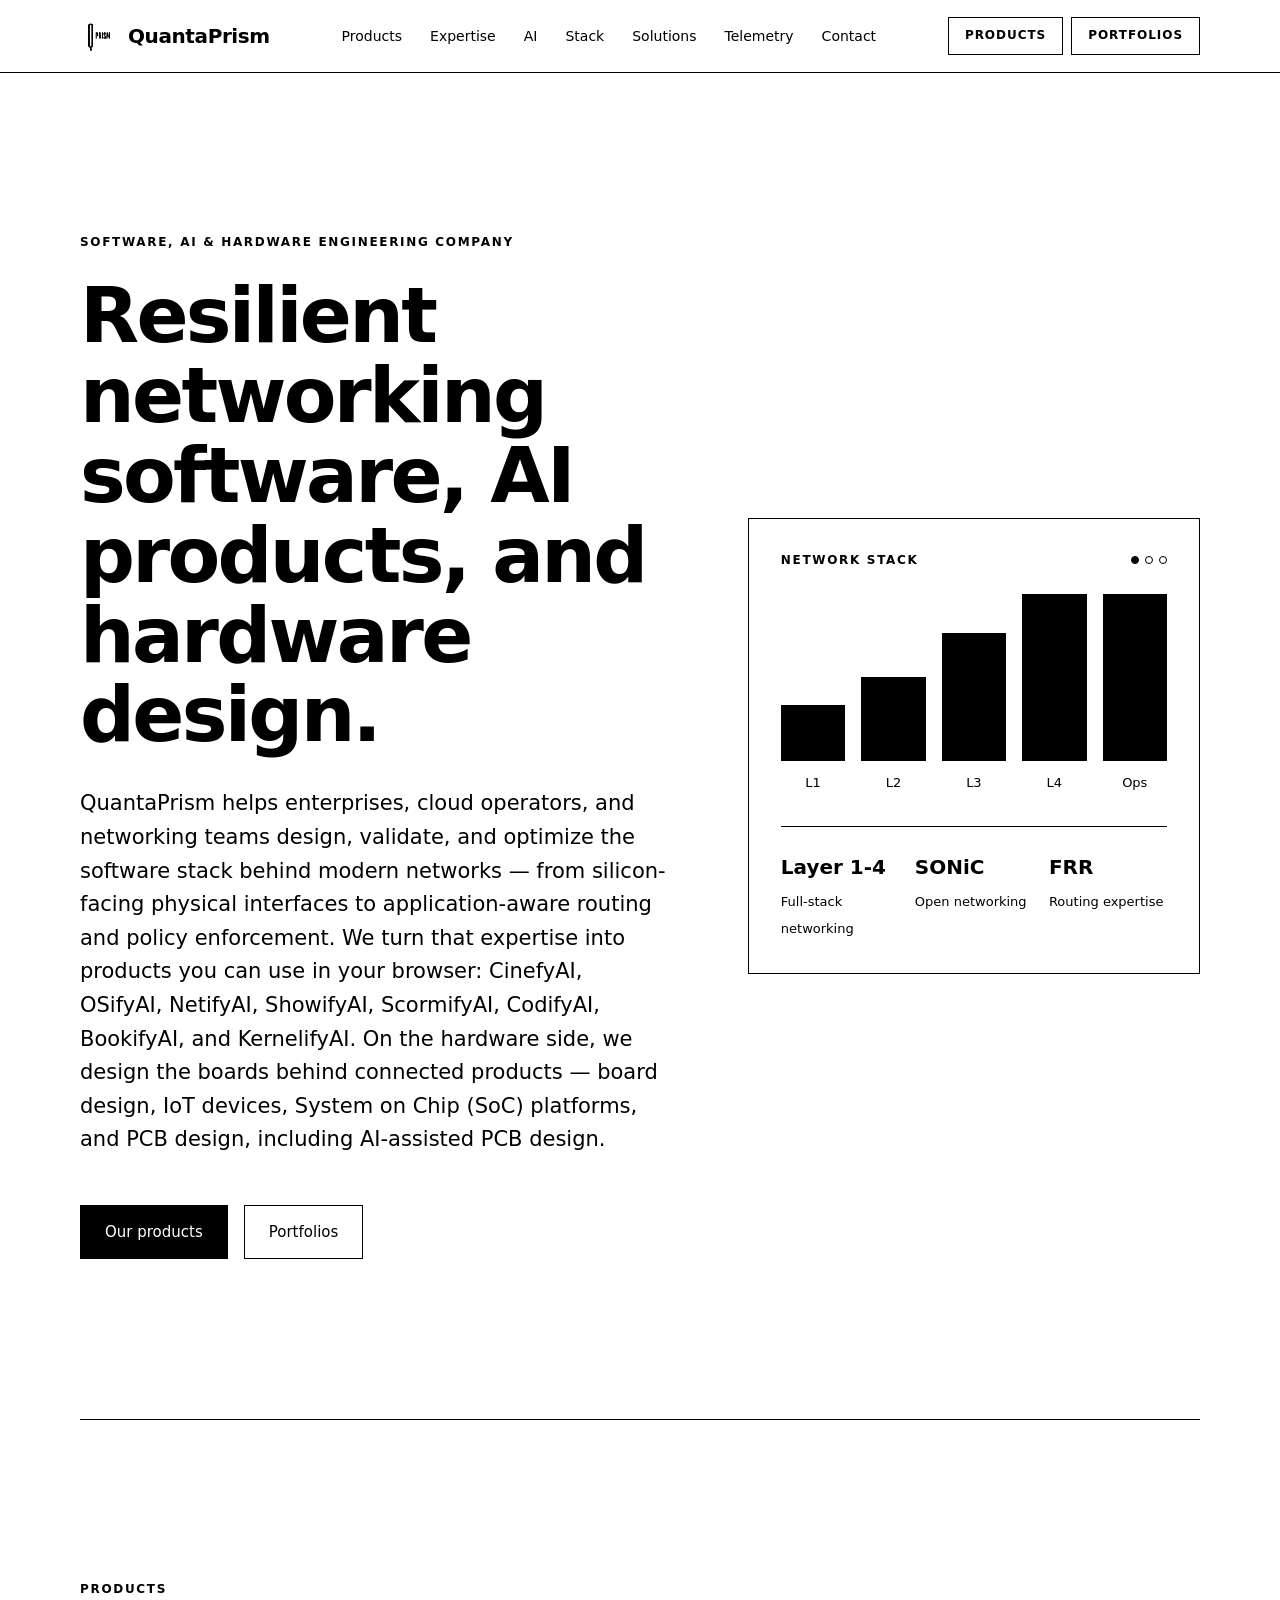
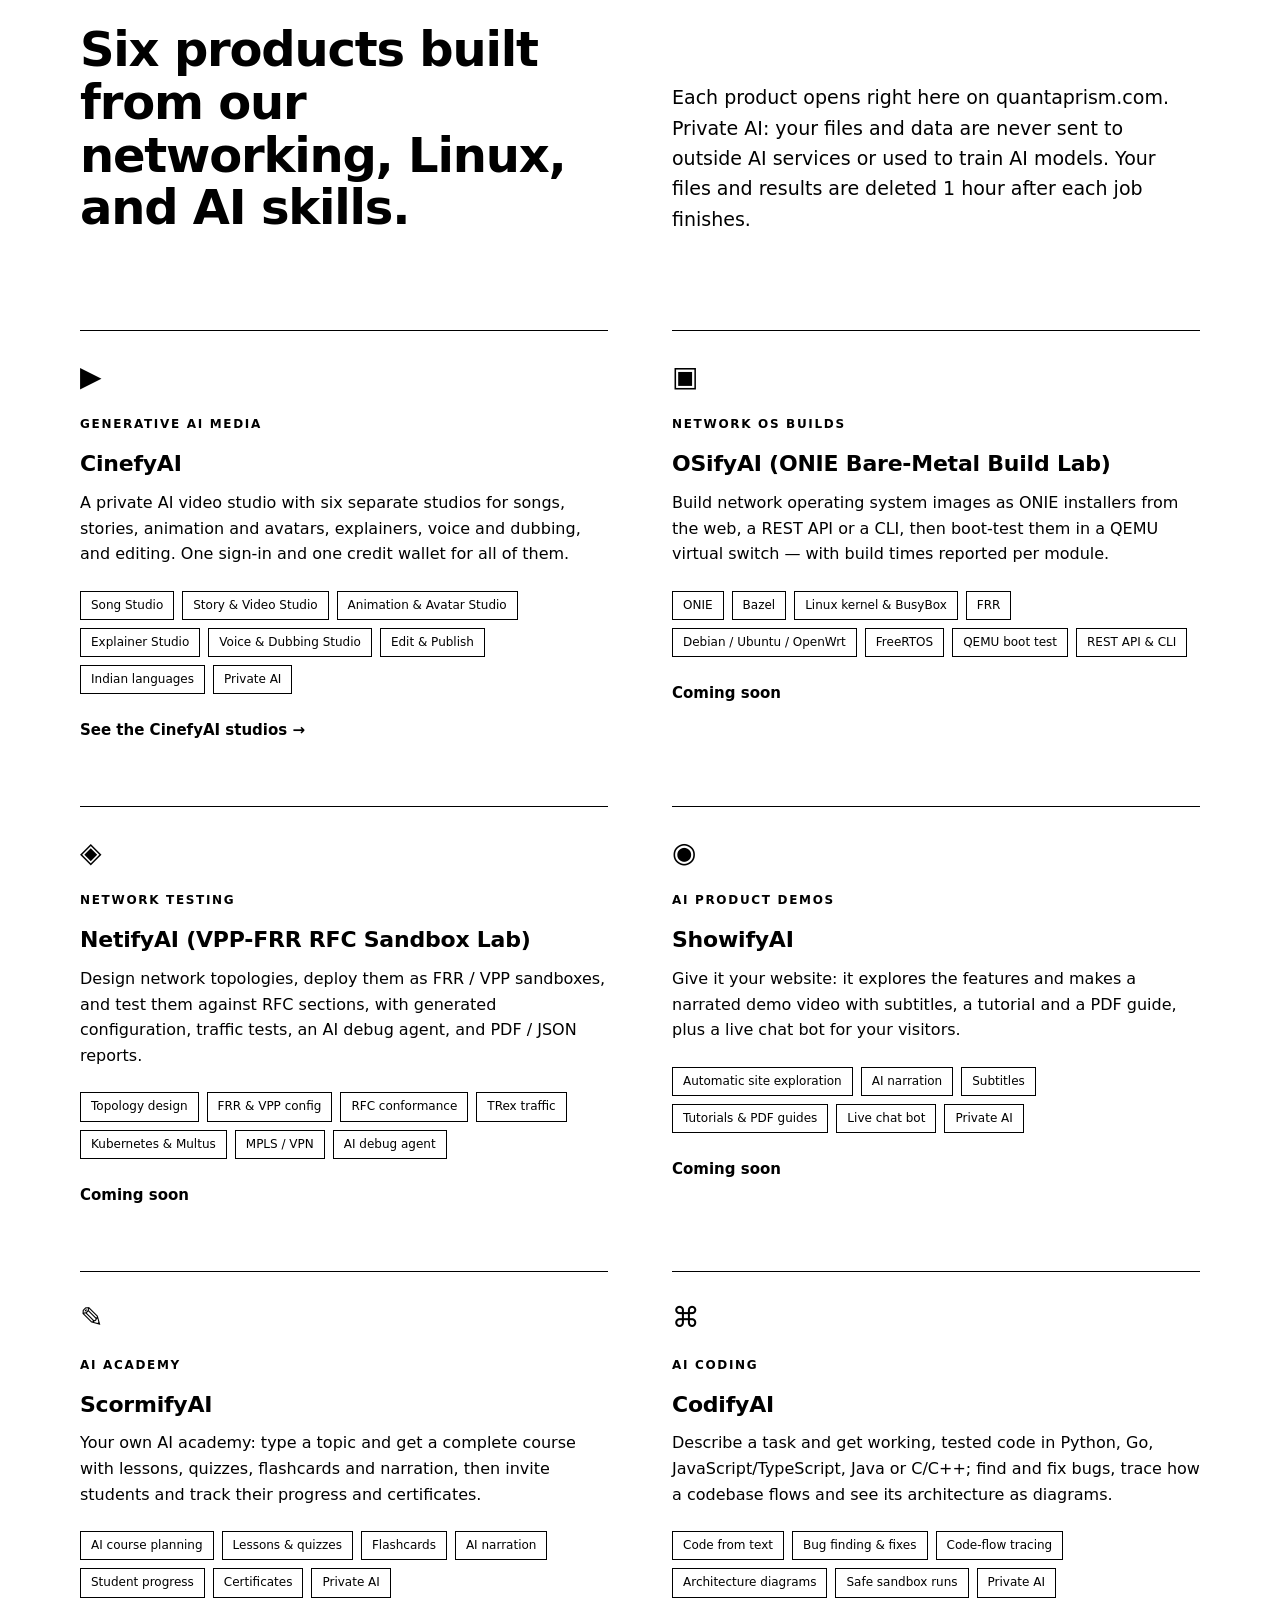
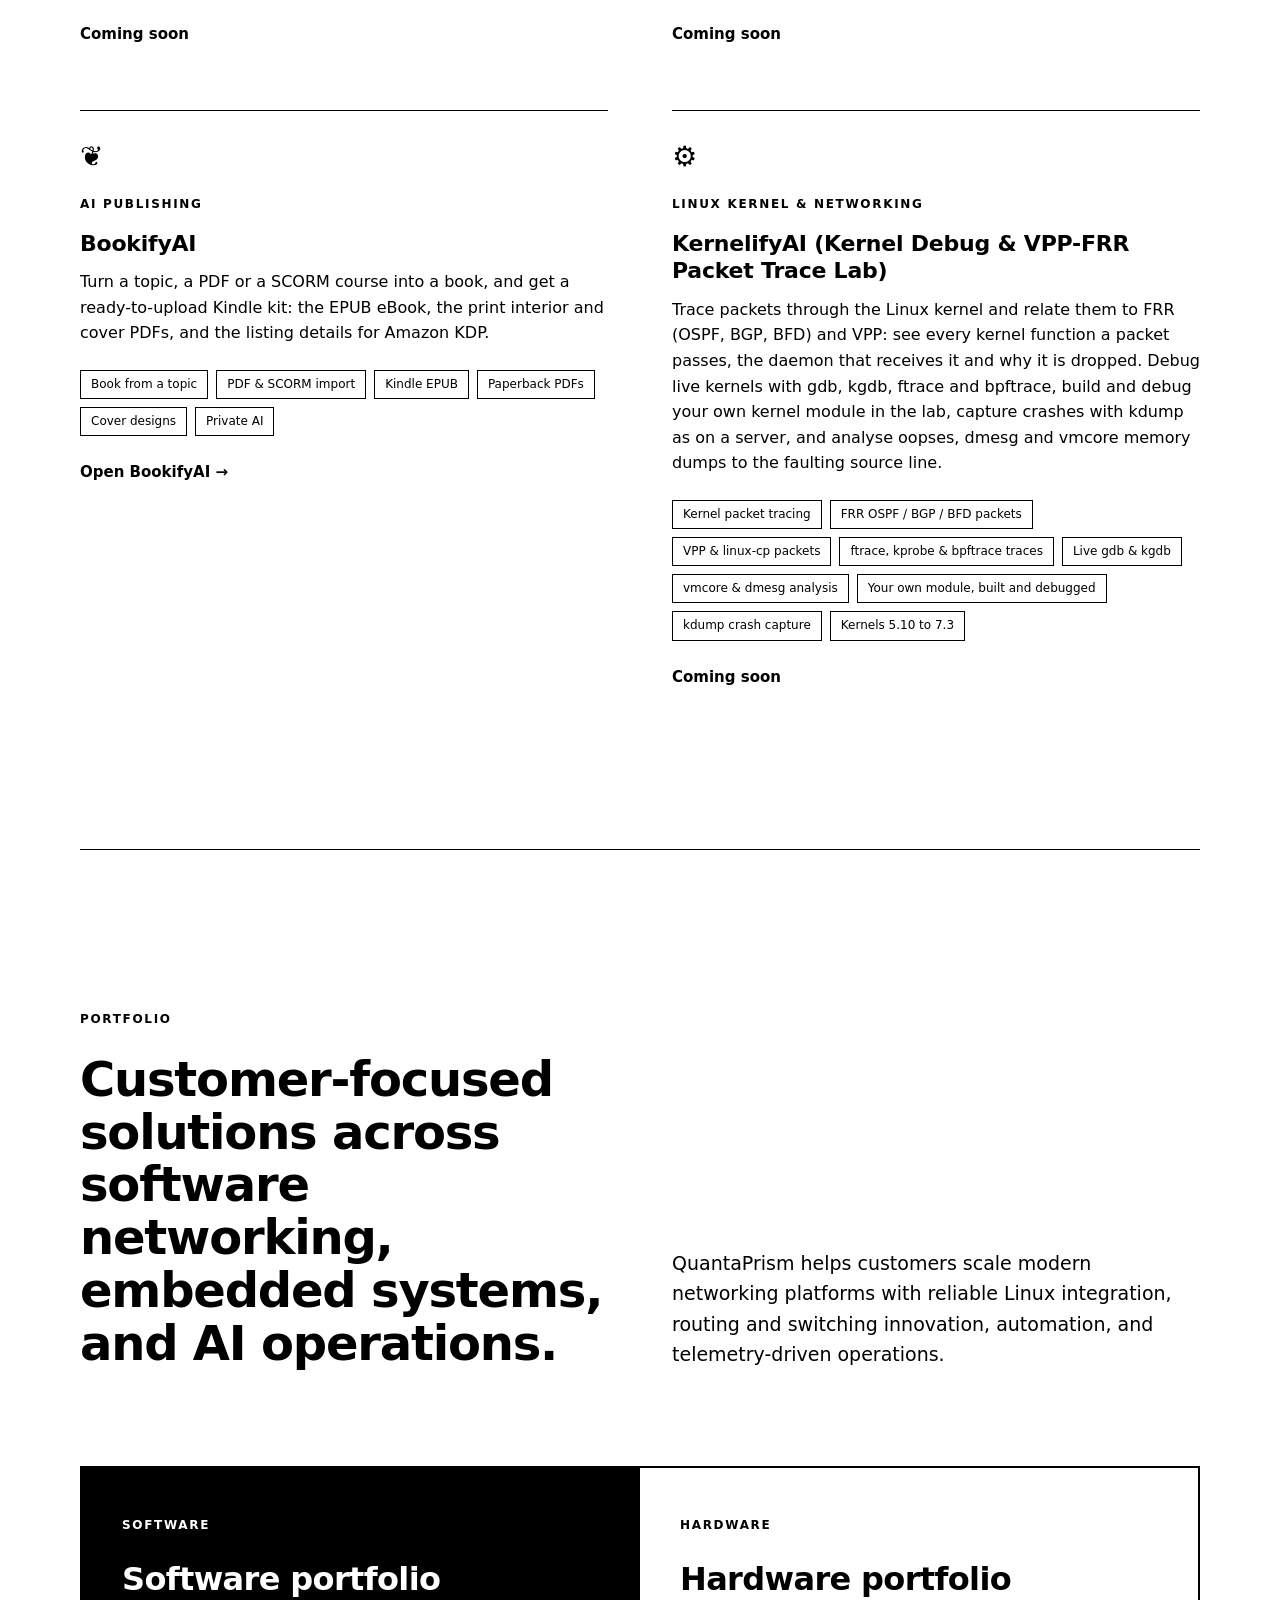
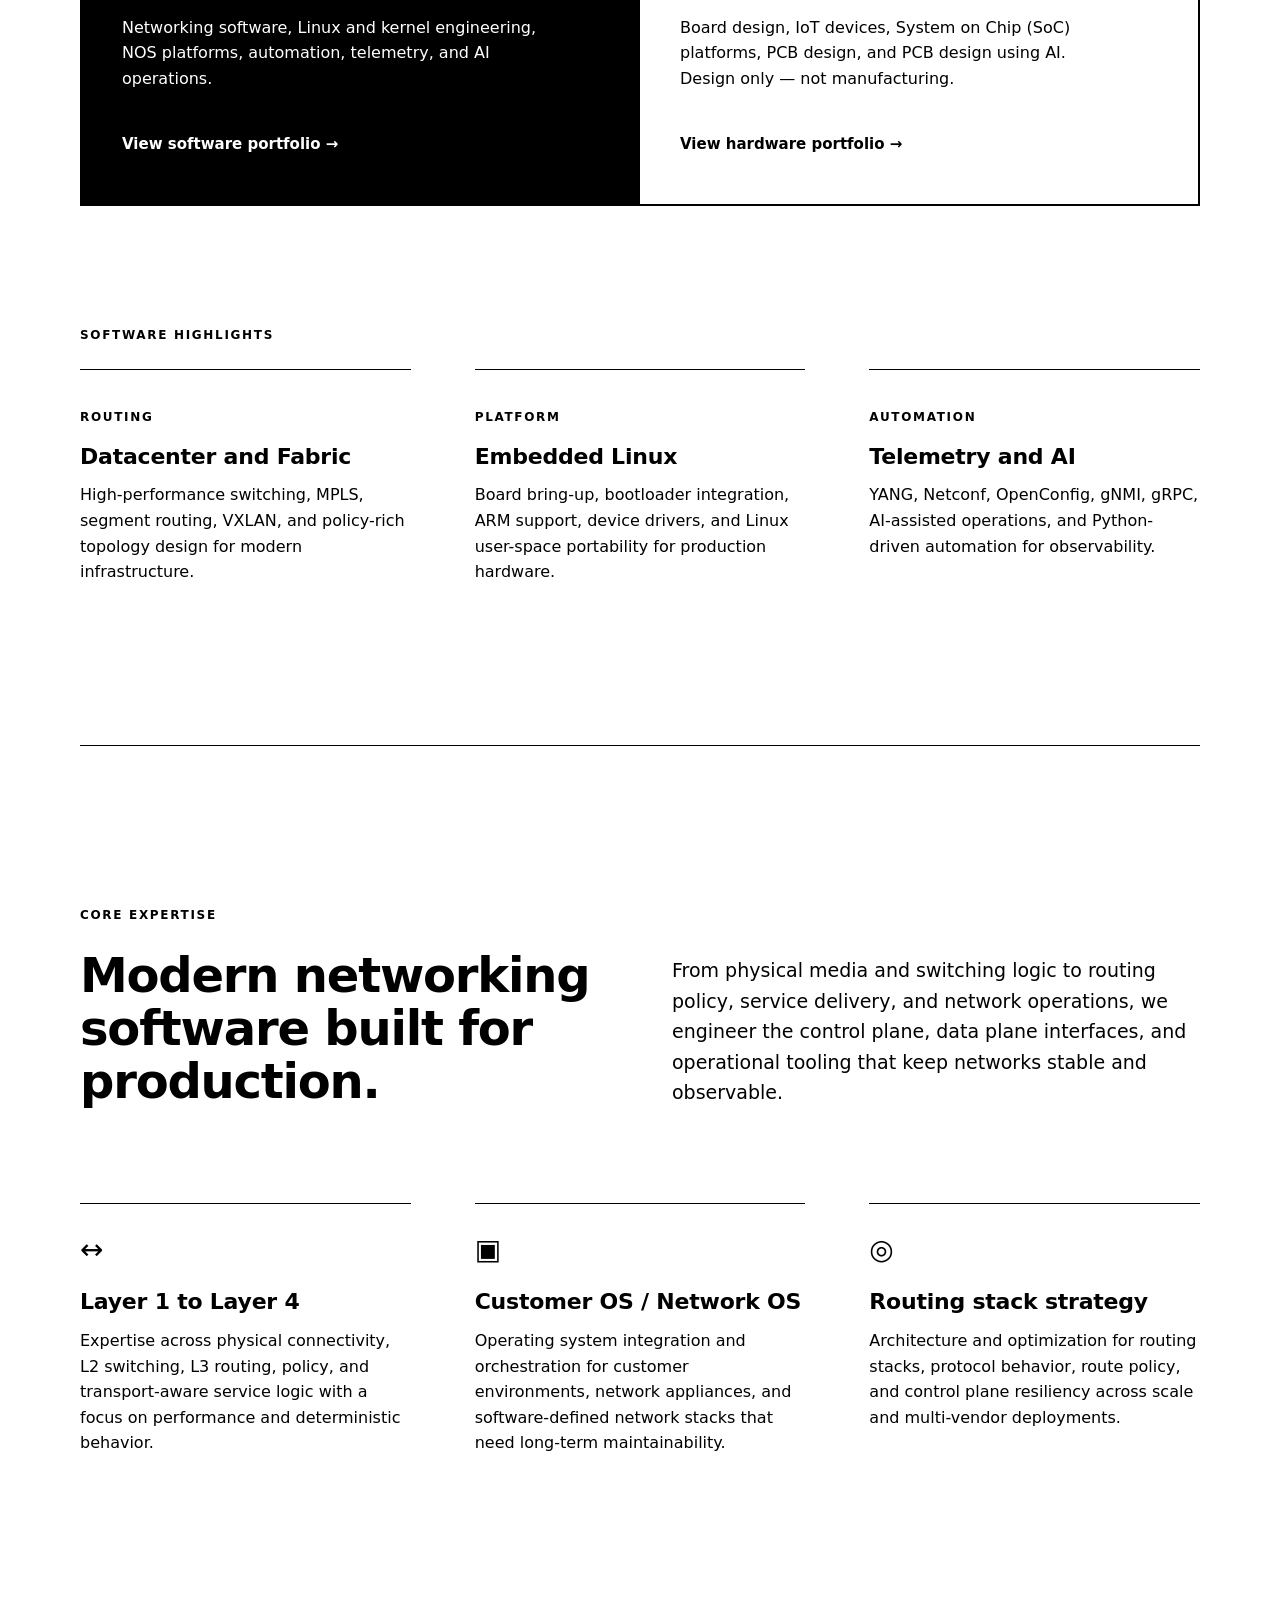
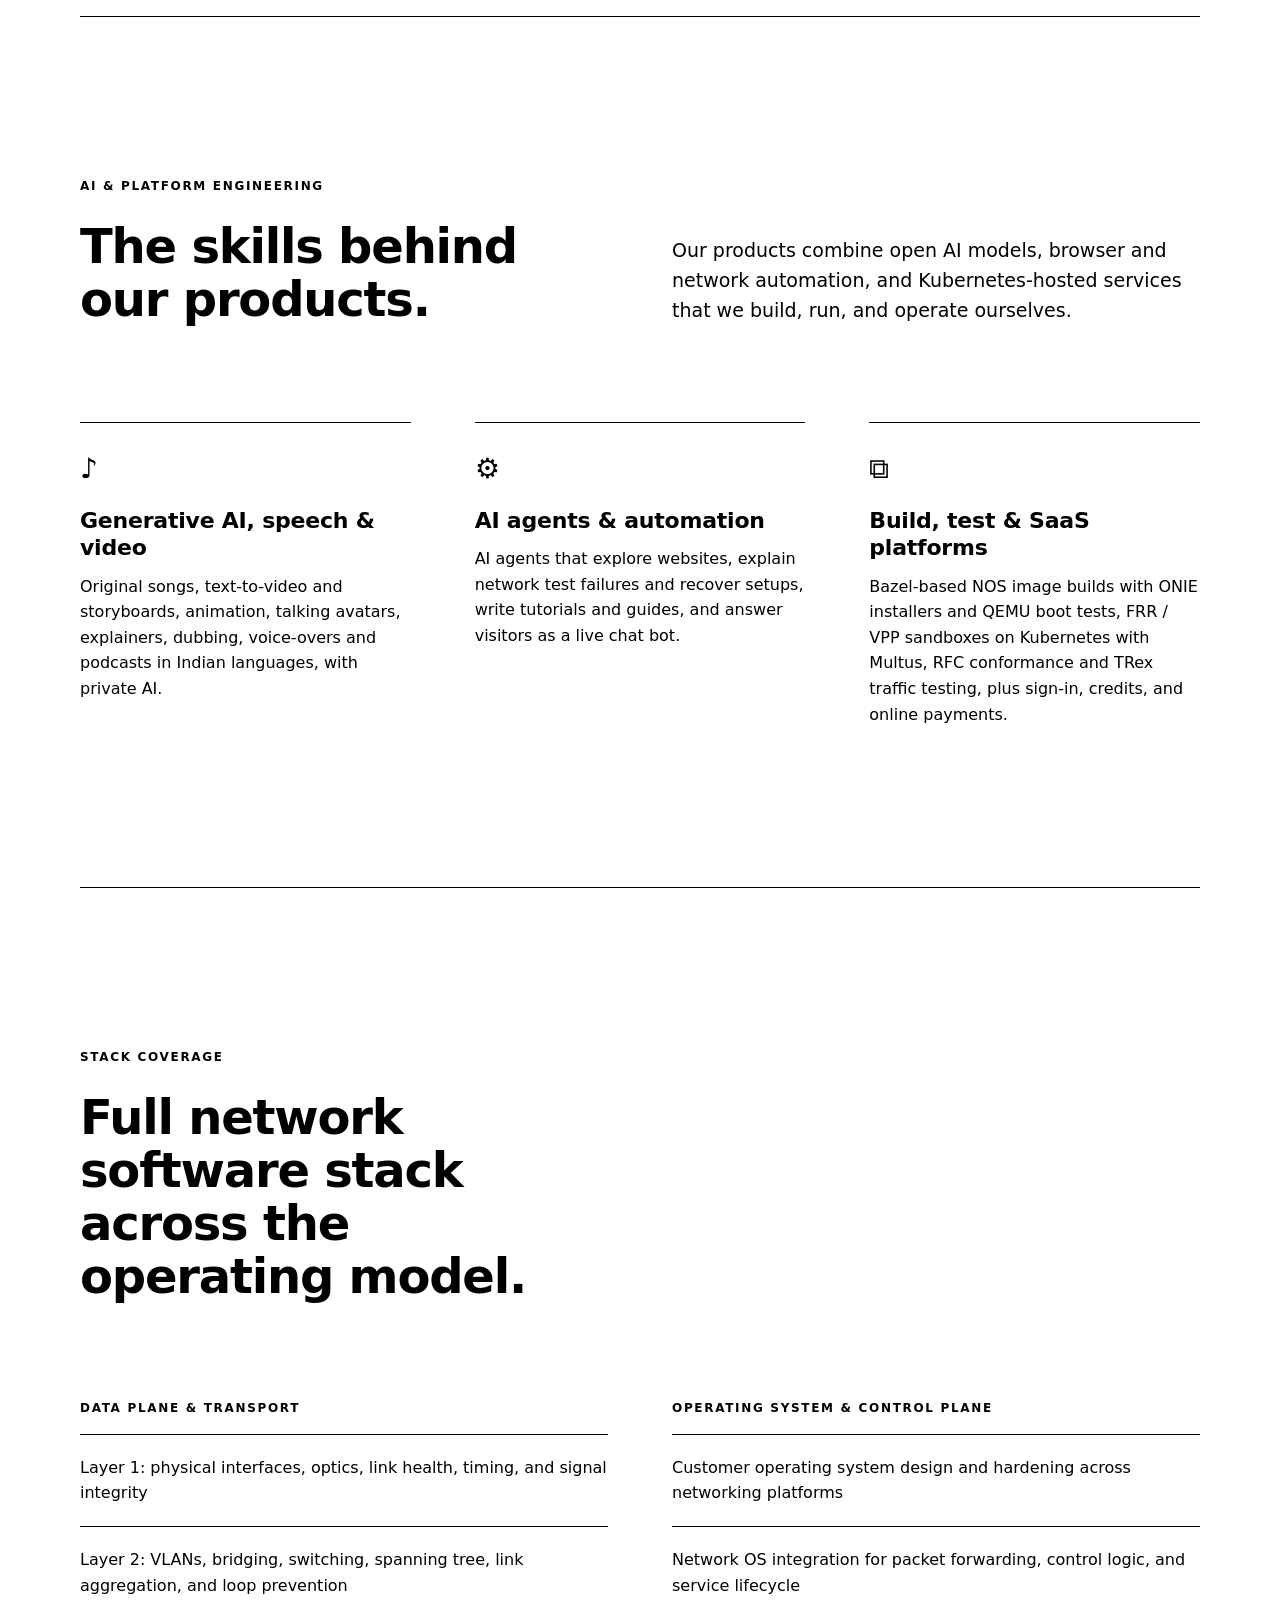
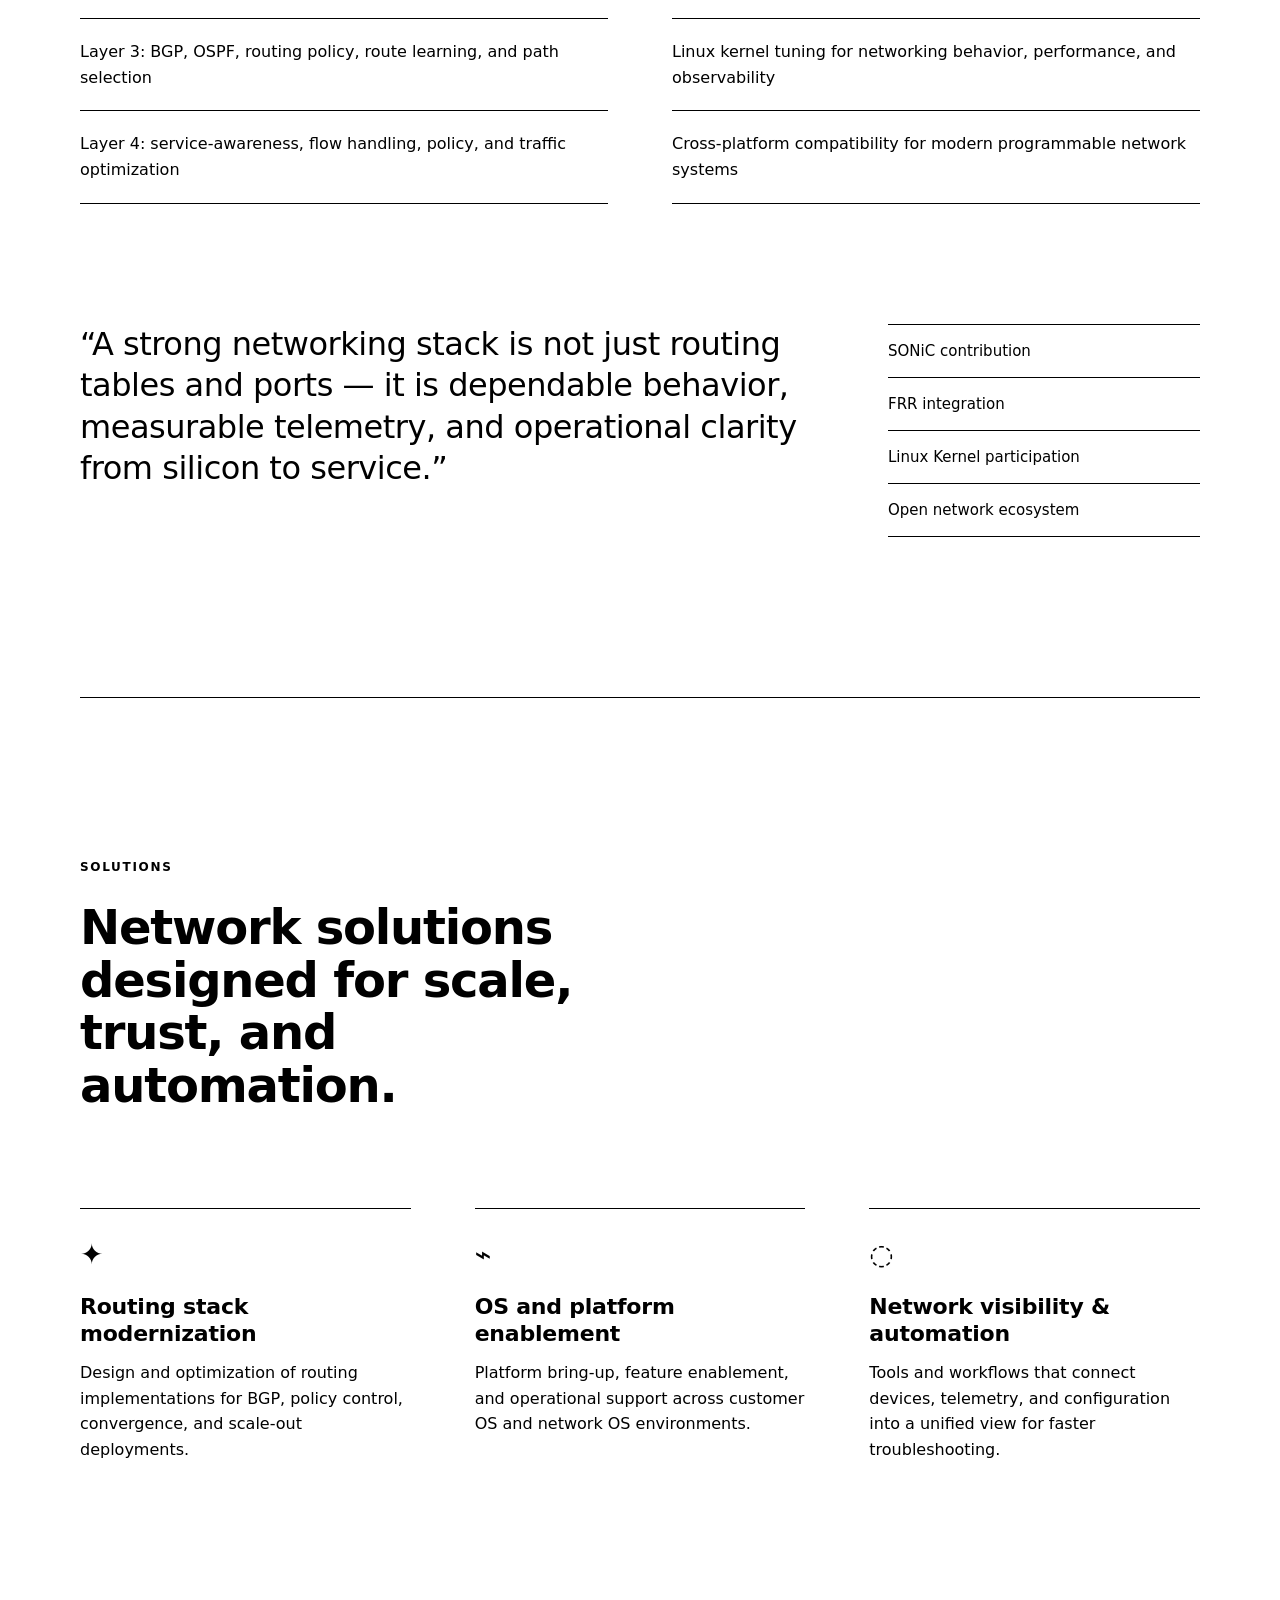
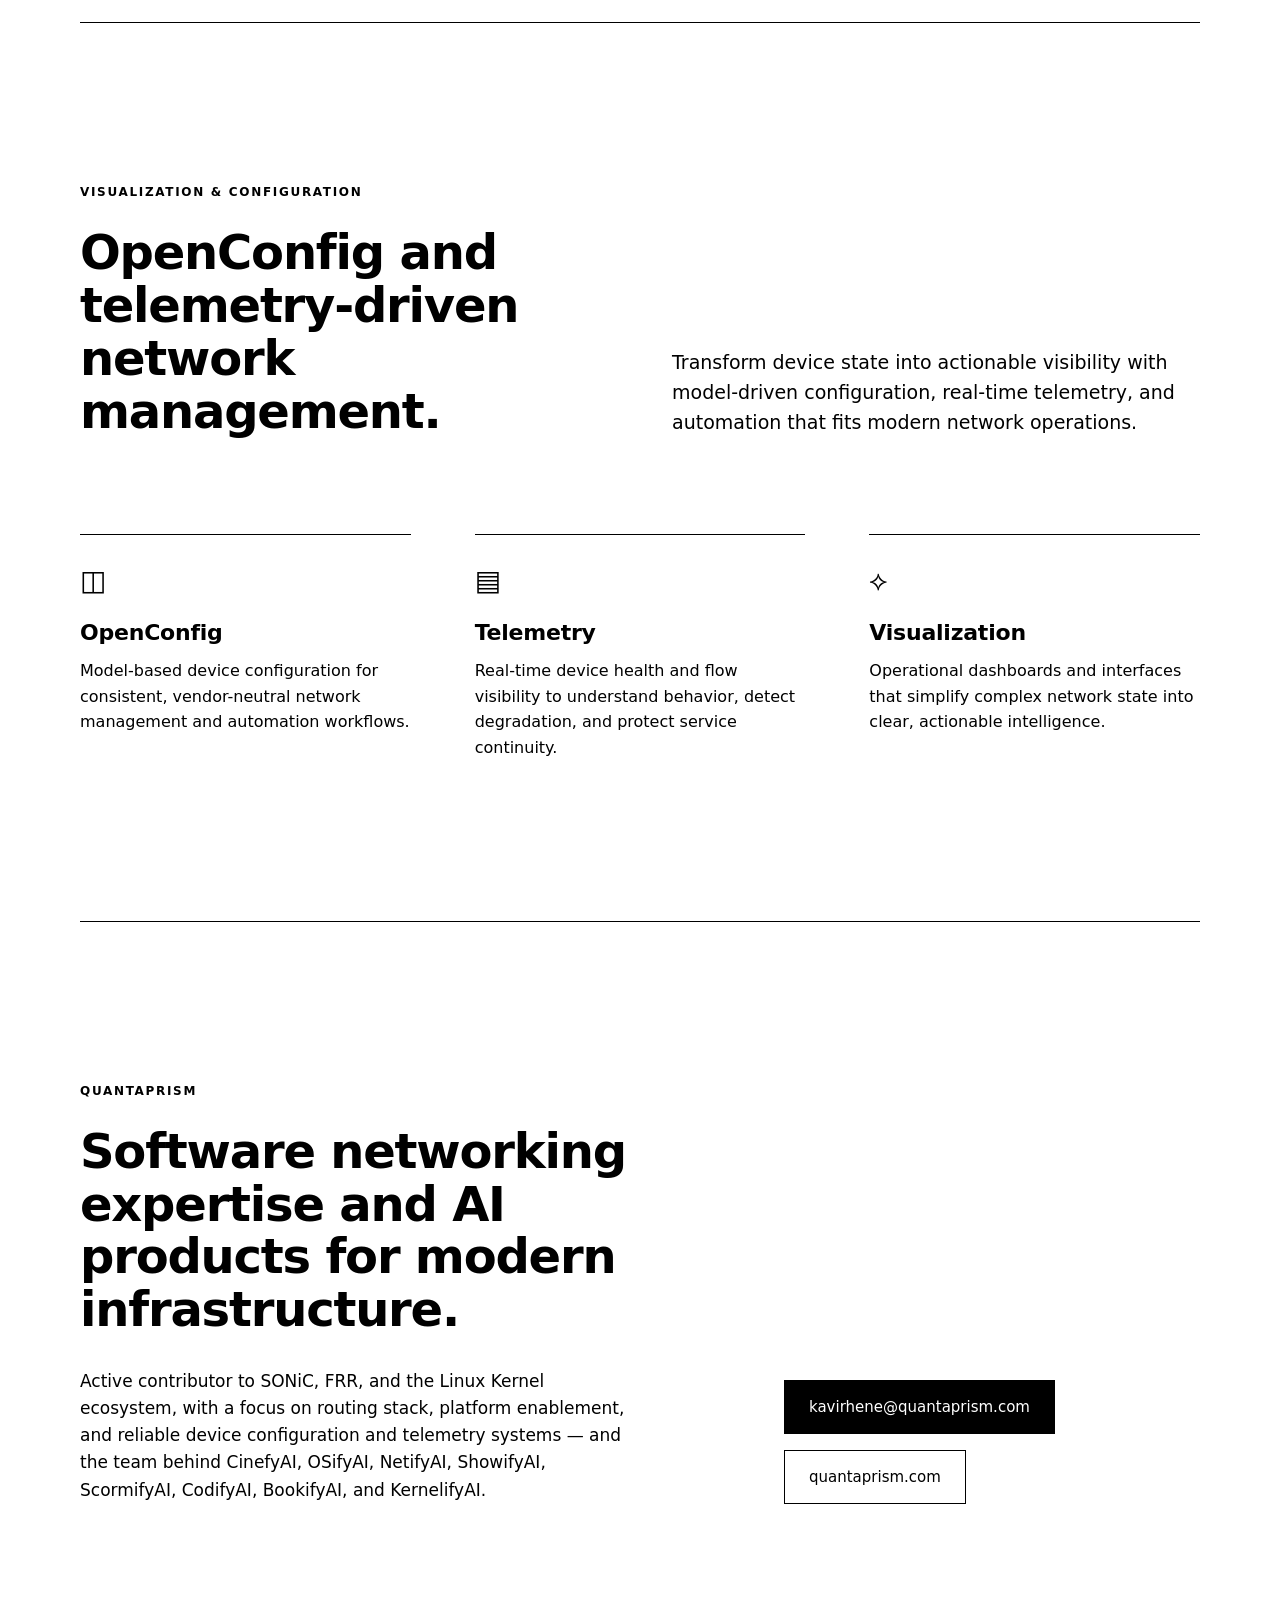
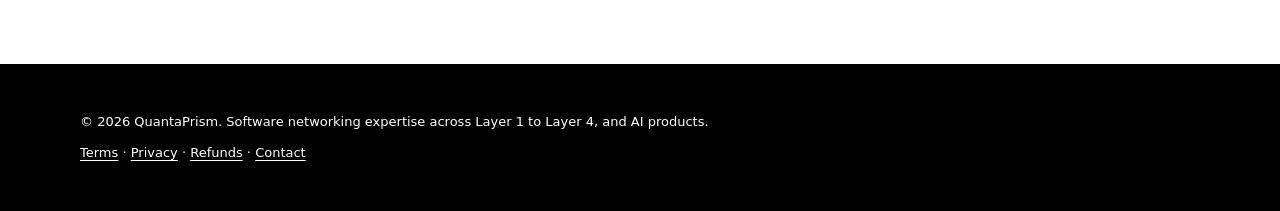
<file: index.html>
<!DOCTYPE html>
<html lang="en">
  <head>
    <meta charset="UTF-8" />
    <meta name="viewport" content="width=device-width, initial-scale=1.0" />
    <meta
      name="description"
      content="QuantaPrism delivers software networking expertise across Layer 1 to Layer 4, customer operating systems, network OS, routing stack, SONiC, FRR, Linux Kernel, and OpenConfig-driven telemetry and configuration, plus hardware design: board design, IoT devices, SoC platforms, and AI-assisted PCB design. Our products: CinefyAI (AI media in Indian languages), OSifyAI (network OS image builds), NetifyAI (RFC testing of network topologies), and ShowifyAI (automatic product demo videos and chat bots)."
    />
    <title>QuantaPrism | Software Networking &amp; AI Products</title>
    <style>
      :root {
        --black: #000;
        --white: #fff;
        --font: "SF Pro Display", "SF Pro Text", -apple-system, BlinkMacSystemFont, system-ui, sans-serif;
        --gap: 160px;
      }

      * { box-sizing: border-box; }

      html { scroll-behavior: smooth; }

      body {
        margin: 0;
        background: var(--white);
        color: var(--black);
        font-family: var(--font);
        font-size: 17px;
        line-height: 1.6;
        -webkit-font-smoothing: antialiased;
      }

      a { color: inherit; text-decoration: none; }

      .container {
        width: min(1120px, calc(100% - 48px));
        margin: 0 auto;
      }

      /* Header */
      header {
        position: sticky;
        top: 0;
        z-index: 20;
        background: var(--white);
        border-bottom: 1px solid var(--black);
      }

      .nav {
        display: flex;
        align-items: center;
        justify-content: space-between;
        min-height: 72px;
        gap: 24px;
      }

      .brand {
        display: inline-flex;
        align-items: center;
        gap: 12px;
        font-size: 20px;
        font-weight: 700;
        letter-spacing: -0.02em;
      }

      .brand-mark {
        width: 36px;
        height: 36px;
        object-fit: cover;
        filter: grayscale(1) contrast(1.2);
      }

      .nav-links {
        display: flex;
        align-items: center;
        gap: 28px;
        font-size: 14px;
      }

      .nav-links a:hover { text-decoration: underline; }

      .pill {
        display: inline-flex;
        align-items: center;
        border: 1px solid var(--black);
        padding: 8px 16px;
        font-size: 12px;
        font-weight: 600;
        letter-spacing: 0.08em;
        text-transform: uppercase;
      }

      .pill,
      .stat strong { white-space: nowrap; }

      .pill:hover { background: var(--black); color: var(--white); }

      .nav-actions { display: flex; gap: 8px; }

      /* Type */
      .eyebrow {
        font-size: 12px;
        font-weight: 600;
        letter-spacing: 0.14em;
        text-transform: uppercase;
        margin-bottom: 24px;
      }

      h1 {
        font-size: clamp(44px, 6vw, 80px);
        font-weight: 700;
        line-height: 1.04;
        letter-spacing: -0.035em;
        margin: 0 0 32px;
      }

      h2 {
        font-size: clamp(32px, 4vw, 48px);
        font-weight: 600;
        line-height: 1.1;
        letter-spacing: -0.025em;
        margin: 0;
      }

      h3 {
        font-size: 22px;
        font-weight: 600;
        letter-spacing: -0.01em;
        line-height: 1.25;
        margin: 0 0 12px;
      }

      p { margin: 0; }

      /* Layout */
      section {
        padding: var(--gap) 0;
        border-top: 1px solid var(--black);
      }

      .hero {
        display: grid;
        grid-template-columns: 1.3fr 1fr;
        align-items: center;
        gap: 80px;
        border-top: 0;
      }

      .hero p {
        font-size: 21px;
        max-width: 600px;
      }

      .cta-row {
        display: flex;
        flex-wrap: wrap;
        gap: 16px;
        margin-top: 48px;
      }

      .button {
        display: inline-flex;
        align-items: center;
        justify-content: center;
        padding: 14px 24px;
        border: 1px solid var(--black);
        font-size: 15px;
        font-weight: 500;
        transition: background 0.2s ease, color 0.2s ease;
      }

      .button.primary { background: var(--black); color: var(--white); }
      .button.primary:hover { background: var(--white); color: var(--black); }
      .button.secondary:hover { background: var(--black); color: var(--white); }

      /* Hero card */
      .hero-card {
        border: 1px solid var(--black);
        padding: 32px;
      }

      .graph-header {
        display: flex;
        justify-content: space-between;
        align-items: center;
        margin-bottom: 24px;
        font-size: 12px;
        font-weight: 600;
        letter-spacing: 0.14em;
        text-transform: uppercase;
      }

      .dots { display: flex; gap: 6px; }

      .dot {
        width: 8px;
        height: 8px;
        border-radius: 50%;
        border: 1px solid var(--black);
      }

      .dot:first-child { background: var(--black); }

      .stack-bars {
        display: grid;
        grid-template-columns: repeat(5, minmax(0, 1fr));
        align-items: end;
        gap: 16px;
        height: 200px;
      }

      .bar-wrap {
        display: flex;
        flex-direction: column;
        justify-content: flex-end;
        align-items: center;
        gap: 12px;
        height: 100%;
      }

      .bar { width: 100%; background: var(--black); }

      .bar-wrap span { font-size: 13px; font-weight: 500; }

      .stats-row {
        display: grid;
        grid-template-columns: repeat(3, minmax(0, 1fr));
        gap: 16px;
        margin-top: 32px;
        padding-top: 24px;
        border-top: 1px solid var(--black);
      }

      .stat strong {
        display: block;
        font-size: 20px;
        font-weight: 700;
        margin-bottom: 4px;
      }

      .stat span { font-size: 13px; }

      /* Section intro */
      .section-intro {
        display: grid;
        grid-template-columns: 1fr 1fr;
        align-items: end;
        gap: 64px;
        margin-bottom: 96px;
      }

      .section-intro p { font-size: 19px; max-width: 520px; }

      /* Cards */
      .grid-3,
      .portfolio-spotlight {
        display: grid;
        grid-template-columns: repeat(3, minmax(0, 1fr));
        gap: 64px;
      }

      .feature-card,
      .solution-card,
      .portfolio-item {
        border-top: 1px solid var(--black);
        padding-top: 32px;
      }

      .icon {
        display: block;
        font-size: 28px;
        line-height: 1;
        margin-bottom: 24px;
      }

      .portfolio-item .tag {
        display: inline-block;
        font-size: 12px;
        font-weight: 600;
        letter-spacing: 0.14em;
        text-transform: uppercase;
        margin-bottom: 16px;
      }

      .feature-card p,
      .solution-card p,
      .portfolio-item p,
      .product-card p { font-size: 16px; }

      /* Products */
      .grid-2 {
        display: grid;
        grid-template-columns: repeat(2, minmax(0, 1fr));
        gap: 64px;
      }

      .product-card {
        display: flex;
        flex-direction: column;
        border-top: 1px solid var(--black);
        padding-top: 32px;
      }

      .product-card .tag {
        font-size: 12px;
        font-weight: 600;
        letter-spacing: 0.14em;
        text-transform: uppercase;
        margin-bottom: 16px;
      }

      .chip-wrap {
        display: flex;
        flex-wrap: wrap;
        gap: 8px;
        margin-top: 24px;
      }

      .chip {
        border: 1px solid var(--black);
        padding: 4px 10px;
        font-size: 12px;
        font-weight: 500;
      }

      .product-link {
        margin-top: 24px;
        font-size: 15px;
        font-weight: 600;
      }

      .product-link:hover { text-decoration: underline; }

      /* Portfolio choice */
      .portfolio-choice {
        display: grid;
        grid-template-columns: repeat(2, minmax(0, 1fr));
        border: 2px solid var(--black);
      }

      .choice {
        display: flex;
        flex-direction: column;
        padding: 48px 40px;
        min-height: 320px;
        transition: background 0.2s ease, color 0.2s ease;
      }

      .choice.software { background: var(--black); color: var(--white); }
      .choice.hardware { background: var(--white); color: var(--black); }
      .choice.software:hover { background: var(--white); color: var(--black); }
      .choice.hardware:hover { background: var(--black); color: var(--white); }

      .choice .tag {
        font-size: 12px;
        font-weight: 600;
        letter-spacing: 0.14em;
        text-transform: uppercase;
        margin-bottom: 24px;
      }

      .choice h3 { font-size: 32px; letter-spacing: -0.02em; margin-bottom: 16px; }
      .choice p { font-size: 16px; max-width: 420px; }

      .choice-link {
        margin-top: auto;
        padding-top: 40px;
        font-size: 15px;
        font-weight: 600;
      }

      /* Stack */
      .layer-matrix {
        display: grid;
        grid-template-columns: repeat(2, minmax(0, 1fr));
        gap: 64px;
      }

      .layer-panel .header {
        font-size: 12px;
        font-weight: 600;
        letter-spacing: 0.14em;
        text-transform: uppercase;
        padding-bottom: 16px;
        border-bottom: 1px solid var(--black);
      }

      .layer-list { list-style: none; margin: 0; padding: 0; }

      .layer-list li {
        padding: 20px 0;
        border-bottom: 1px solid var(--black);
        font-size: 16px;
      }

      .highlight-row {
        display: grid;
        grid-template-columns: 1.4fr 0.6fr;
        gap: 80px;
        margin-top: 120px;
        align-items: start;
      }

      .quote-box p {
        font-size: clamp(24px, 2.6vw, 32px);
        font-weight: 500;
        line-height: 1.3;
        letter-spacing: -0.015em;
      }

      .mini-list { list-style: none; margin: 0; padding: 0; }

      .mini-list li {
        padding: 14px 0;
        border-bottom: 1px solid var(--black);
        font-size: 15px;
        font-weight: 500;
      }

      .mini-list li:first-child { border-top: 1px solid var(--black); }

      /* Contact */
      .contact-card {
        display: grid;
        grid-template-columns: 1.2fr 0.8fr;
        gap: 80px;
        align-items: end;
      }

      .contact-card h3 {
        font-size: clamp(32px, 4vw, 48px);
        font-weight: 600;
        line-height: 1.1;
        letter-spacing: -0.025em;
        margin-bottom: 32px;
      }

      .contact-card p { font-size: 17px; max-width: 560px; }

      .contact-actions {
        display: flex;
        flex-direction: column;
        align-items: flex-start;
        gap: 16px;
      }

      /* Footer */
      footer {
        background: var(--black);
        color: var(--white);
        padding: 48px 0;
        font-size: 13px;
      }

      @media (max-width: 900px) {
        :root { --gap: 96px; }

        .hero,
        .section-intro,
        .highlight-row,
        .contact-card,
        .grid-3,
        .grid-2,
        .layer-matrix,
        .portfolio-spotlight,
        .portfolio-choice { grid-template-columns: 1fr; }

        .choice { padding: 32px 24px; min-height: 0; }
        .choice h3 { font-size: 26px; }

        .hero, .highlight-row, .contact-card { gap: 56px; }
        .grid-3, .grid-2, .portfolio-spotlight, .layer-matrix { gap: 48px; }
        .section-intro { gap: 24px; margin-bottom: 56px; }
        .highlight-row { margin-top: 72px; }

        .nav-links { display: none; }
        .hero p { font-size: 18px; }
        .hero-card { padding: 24px; }
        .stat strong { font-size: 17px; }
        .pill { padding: 8px 12px; font-size: 11px; }
      }

      @media (max-width: 480px) {
        .brand span { display: none; }
        .nav-actions { gap: 6px; }
        .pill { padding: 8px 10px; }
      }
      footer .policy-links { margin-top: 10px; }
      footer .policy-links a { text-decoration: underline; text-underline-offset: 3px; }
    </style>
  </head>
  <body>
    <header>
      <div class="container nav">
        <a href="#top" class="brand" aria-label="QuantaPrism home">
          <img class="brand-mark" src="assets/quantaprism.png" alt="QuantaPrism logo" />
          <span>QuantaPrism</span>
        </a>

        <nav class="nav-links" aria-label="Main navigation">
          <a href="#products">Products</a>
          <a href="#expertise">Expertise</a>
          <a href="#ai">AI</a>
          <a href="#stack">Stack</a>
          <a href="#solutions">Solutions</a>
          <a href="#telemetry">Telemetry</a>
          <a href="#contact">Contact</a>
        </nav>

        <div class="nav-actions">
          <a href="products.html" class="pill" aria-label="View QuantaPrism products">Products</a>
          <a href="#portfolio" class="pill" aria-label="View software and hardware portfolios">Portfolios</a>
        </div>
      </div>
    </header>

    <main id="top" class="container">
      <section class="hero">
        <div>
          <div class="eyebrow">Software, AI &amp; hardware engineering company</div>
          <h1>Resilient networking software, AI products, and hardware design.</h1>
          <p>
            QuantaPrism helps enterprises, cloud operators, and networking teams design,
            validate, and optimize the software stack behind modern networks — from silicon-facing
            physical interfaces to application-aware routing and policy enforcement.
            We turn that expertise into products you can use in your browser: CinefyAI,
            OSifyAI, NetifyAI, ShowifyAI, ScormifyAI, CodifyAI, BookifyAI, and KernelifyAI.
            On the hardware side, we design the boards behind connected products — board design,
            IoT devices, System on Chip (SoC) platforms, and PCB design, including AI-assisted PCB design.
          </p>
          <div class="cta-row">
            <a class="button primary" href="#products">Our products</a>
            <a class="button secondary" href="#portfolio">Portfolios</a>
          </div>
        </div>

        <div class="hero-card" aria-label="Networking stack overview">
          <div class="graph">
            <div class="graph-header">
              <span>Network Stack</span>
              <div class="dots" aria-hidden="true">
                <span class="dot"></span>
                <span class="dot"></span>
                <span class="dot"></span>
              </div>
            </div>
            <div class="stack-bars" aria-label="Network stack bars">
              <div class="bar-wrap"><div class="bar" style="height: 28%"></div><span>L1</span></div>
              <div class="bar-wrap"><div class="bar" style="height: 42%"></div><span>L2</span></div>
              <div class="bar-wrap"><div class="bar" style="height: 64%"></div><span>L3</span></div>
              <div class="bar-wrap"><div class="bar" style="height: 86%"></div><span>L4</span></div>
              <div class="bar-wrap"><div class="bar" style="height: 100%"></div><span>Ops</span></div>
            </div>
          </div>

          <div class="stats-row">
            <div class="stat">
              <strong>Layer 1-4</strong>
              <span>Full-stack networking</span>
            </div>
            <div class="stat">
              <strong>SONiC</strong>
              <span>Open networking</span>
            </div>
            <div class="stat">
              <strong>FRR</strong>
              <span>Routing expertise</span>
            </div>
          </div>
        </div>
      </section>

      <section id="products">
        <div class="section-intro">
          <div>
            <div class="eyebrow">Products</div>
            <h2>Six products built from our networking, Linux, and AI skills.</h2>
          </div>
          <p>
            Each product opens right here on quantaprism.com.
            Private AI: your files and data are never sent to outside
            AI services or used to train AI models. Your files and results are deleted 1 hour after each job finishes.
          </p>
        </div>

        <div class="grid-2">
          <article class="product-card">
            <div class="icon" aria-hidden="true">▶</div>
            <span class="tag">Generative AI media</span>
            <h3>CinefyAI</h3>
            <p>
              A private AI video studio with six separate studios for songs, stories, animation and avatars,
              explainers, voice and dubbing, and editing. One sign-in and one credit wallet for all of them.
            </p>
            <div class="chip-wrap" aria-label="Skills">
              <span class="chip">Song Studio</span>
              <span class="chip">Story &amp; Video Studio</span>
              <span class="chip">Animation &amp; Avatar Studio</span>
              <span class="chip">Explainer Studio</span>
              <span class="chip">Voice &amp; Dubbing Studio</span>
              <span class="chip">Edit &amp; Publish</span>
              <span class="chip">Indian languages</span>
              <span class="chip">Private AI</span>
            </div>
            <a class="product-link" href="products.html#cinefy-studios">See the CinefyAI studios →</a>
          </article>

          <article class="product-card">
            <div class="icon" aria-hidden="true">▣</div>
            <span class="tag">Network OS builds</span>
            <h3>OSifyAI (ONIE Bare-Metal Build Lab)</h3>
            <p>
              Build network operating system images as ONIE installers from the web, a REST API or a CLI,
              then boot-test them in a QEMU virtual switch — with build times reported per module.
            </p>
            <div class="chip-wrap" aria-label="Skills">
              <span class="chip">ONIE</span>
              <span class="chip">Bazel</span>
              <span class="chip">Linux kernel &amp; BusyBox</span>
              <span class="chip">FRR</span>
              <span class="chip">Debian / Ubuntu / OpenWrt</span>
              <span class="chip">FreeRTOS</span>
              <span class="chip">QEMU boot test</span>
              <span class="chip">REST API &amp; CLI</span>
            </div>
            <a class="product-link" href="product.html?id=aibuildos">Open OSifyAI →</a>
          </article>

          <article class="product-card">
            <div class="icon" aria-hidden="true">◈</div>
            <span class="tag">Network testing</span>
            <h3>NetifyAI (VPP-FRR RFC Sandbox Lab)</h3>
            <p>
              Design network topologies, deploy them as FRR / VPP sandboxes, and test them against RFC
              sections, with generated configuration, traffic tests, an AI debug agent, and PDF / JSON reports.
            </p>
            <div class="chip-wrap" aria-label="Skills">
              <span class="chip">Topology design</span>
              <span class="chip">FRR &amp; VPP config</span>
              <span class="chip">RFC conformance</span>
              <span class="chip">TRex traffic</span>
              <span class="chip">Kubernetes &amp; Multus</span>
              <span class="chip">MPLS / VPN</span>
              <span class="chip">AI debug agent</span>
            </div>
            <a class="product-link" href="product.html?id=ixflextopology">Open NetifyAI →</a>
          </article>

          <article class="product-card">
            <div class="icon" aria-hidden="true">◉</div>
            <span class="tag">AI product demos</span>
            <h3>ShowifyAI</h3>
            <p>
              Give it your website: it explores the features and makes a narrated demo video with subtitles,
              a tutorial and a PDF guide, plus a live chat bot for your visitors.
            </p>
            <div class="chip-wrap" aria-label="Skills">
              <span class="chip">Automatic site exploration</span>
              <span class="chip">AI narration</span>
              <span class="chip">Subtitles</span>
              <span class="chip">Tutorials &amp; PDF guides</span>
              <span class="chip">Live chat bot</span>
              <span class="chip">Private AI</span>
            </div>
            <a class="product-link" href="product.html?id=demobot-ai">Open ShowifyAI →</a>
          </article>

          <article class="product-card">
            <div class="icon" aria-hidden="true">✎</div>
            <span class="tag">AI academy</span>
            <h3>ScormifyAI</h3>
            <p>
              Your own AI academy: type a topic and get a complete course with lessons, quizzes, flashcards and
              narration, then invite students and track their progress and certificates.
            </p>
            <div class="chip-wrap" aria-label="Skills">
              <span class="chip">AI course planning</span>
              <span class="chip">Lessons &amp; quizzes</span>
              <span class="chip">Flashcards</span>
              <span class="chip">AI narration</span>
              <span class="chip">Student progress</span>
              <span class="chip">Certificates</span>
              <span class="chip">Private AI</span>
            </div>
            <a class="product-link" href="product.html?id=demobot-acadtutorial">Open ScormifyAI →</a>
          </article>

          <article class="product-card">
            <div class="icon" aria-hidden="true">⌘</div>
            <span class="tag">AI coding</span>
            <h3>CodifyAI</h3>
            <p>
              Describe a task and get working, tested code in Python, Go, JavaScript/TypeScript, Java or C/C++; find and fix bugs, trace how a codebase flows and see its architecture as diagrams.
            </p>
            <div class="chip-wrap" aria-label="Skills">
              <span class="chip">Code from text</span>
              <span class="chip">Bug finding &amp; fixes</span>
              <span class="chip">Code-flow tracing</span>
              <span class="chip">Architecture diagrams</span>
              <span class="chip">Safe sandbox runs</span>
              <span class="chip">Private AI</span>
            </div>
            <a class="product-link" href="product.html?id=codifyai">Open CodifyAI →</a>
          </article>

          <article class="product-card">
            <div class="icon" aria-hidden="true">❦</div>
            <span class="tag">AI publishing</span>
            <h3>BookifyAI</h3>
            <p>
              Turn a topic, a PDF or a SCORM course into a book, and get a ready-to-upload Kindle kit: the EPUB eBook, the print interior and cover PDFs, and the listing details for Amazon KDP.
            </p>
            <div class="chip-wrap" aria-label="Skills">
              <span class="chip">Book from a topic</span>
              <span class="chip">PDF &amp; SCORM import</span>
              <span class="chip">Kindle EPUB</span>
              <span class="chip">Paperback PDFs</span>
              <span class="chip">Cover designs</span>
              <span class="chip">Private AI</span>
            </div>
            <a class="product-link" href="product.html?id=bookifyai">Open BookifyAI →</a>
          </article>

          <article class="product-card">
            <div class="icon" aria-hidden="true">⚙</div>
            <span class="tag">Linux kernel &amp; networking</span>
            <h3>KernelifyAI (Kernel Debug &amp; VPP-FRR Packet Trace Lab)</h3>
            <p>
              Trace packets through the Linux kernel and relate them to FRR (OSPF, BGP, BFD) and VPP: see every kernel function a packet passes, the daemon that receives it and why it is dropped. Debug live kernels with gdb, kgdb, ftrace and bpftrace, build and debug your own kernel module in the lab, capture crashes with kdump as on a server, and analyse oopses, dmesg and vmcore memory dumps to the faulting source line.
            </p>
            <div class="chip-wrap" aria-label="Skills">
              <span class="chip">Kernel packet tracing</span>
              <span class="chip">FRR OSPF / BGP / BFD packets</span>
              <span class="chip">VPP &amp; linux-cp packets</span>
              <span class="chip">ftrace, kprobe &amp; bpftrace traces</span>
              <span class="chip">Live gdb &amp; kgdb</span>
              <span class="chip">vmcore &amp; dmesg analysis</span>
              <span class="chip">Your own module, built and debugged</span>
              <span class="chip">kdump crash capture</span>
              <span class="chip">Kernels 5.10 to 7.3</span>
            </div>
            <a class="product-link" href="product.html?id=kernelifyai">Open KernelifyAI →</a>
          </article>
        </div>
      </section>

      <section id="portfolio">
        <div class="section-intro">
          <div>
            <div class="eyebrow">Portfolio</div>
            <h2>Customer-focused solutions across software networking, embedded systems, and AI operations.</h2>
          </div>
          <p>
            QuantaPrism helps customers scale modern networking platforms with reliable Linux integration, routing and switching innovation, automation, and telemetry-driven operations.
          </p>
        </div>

        <div class="portfolio-choice">
          <a class="choice software" href="software-portfolio.html">
            <span class="tag">Software</span>
            <h3>Software portfolio</h3>
            <p>Networking software, Linux and kernel engineering, NOS platforms, automation, telemetry, and AI operations.</p>
            <span class="choice-link">View software portfolio →</span>
          </a>

          <a class="choice hardware" href="hardware-portfolio.html">
            <span class="tag">Hardware</span>
            <h3>Hardware portfolio</h3>
            <p>Board design, IoT devices, System on Chip (SoC) platforms, PCB design, and PCB design using AI. Design only — not manufacturing.</p>
            <span class="choice-link">View hardware portfolio →</span>
          </a>
        </div>

        <div class="eyebrow" style="margin-top: 120px">Software highlights</div>

        <div class="portfolio-spotlight">
          <article class="portfolio-item">
            <span class="tag">Routing</span>
            <h3>Datacenter and Fabric</h3>
            <p>High-performance switching, MPLS, segment routing, VXLAN, and policy-rich topology design for modern infrastructure.</p>
          </article>

          <article class="portfolio-item">
            <span class="tag">Platform</span>
            <h3>Embedded Linux</h3>
            <p>Board bring-up, bootloader integration, ARM support, device drivers, and Linux user-space portability for production hardware.</p>
          </article>

          <article class="portfolio-item">
            <span class="tag">Automation</span>
            <h3>Telemetry and AI</h3>
            <p>YANG, Netconf, OpenConfig, gNMI, gRPC, AI-assisted operations, and Python-driven automation for observability.</p>
          </article>
        </div>
      </section>

      <section id="expertise">
        <div class="section-intro">
          <div>
            <div class="eyebrow">Core expertise</div>
            <h2>Modern networking software built for production.</h2>
          </div>
          <p>
            From physical media and switching logic to routing policy, service delivery, and network operations,
            we engineer the control plane, data plane interfaces, and operational tooling that keep networks stable and observable.
          </p>
        </div>

        <div class="grid-3">
          <article class="feature-card">
            <div class="icon" aria-hidden="true">↔</div>
            <h3>Layer 1 to Layer 4</h3>
            <p>
              Expertise across physical connectivity, L2 switching, L3 routing, policy, and transport-aware
              service logic with a focus on performance and deterministic behavior.
            </p>
          </article>

          <article class="feature-card">
            <div class="icon" aria-hidden="true">▣</div>
            <h3>Customer OS / Network OS</h3>
            <p>
              Operating system integration and orchestration for customer environments, network appliances,
              and software-defined network stacks that need long-term maintainability.
            </p>
          </article>

          <article class="feature-card">
            <div class="icon" aria-hidden="true">◎</div>
            <h3>Routing stack strategy</h3>
            <p>
              Architecture and optimization for routing stacks, protocol behavior, route policy, and control
              plane resiliency across scale and multi-vendor deployments.
            </p>
          </article>
        </div>
      </section>

      <section id="ai">
        <div class="section-intro">
          <div>
            <div class="eyebrow">AI &amp; platform engineering</div>
            <h2>The skills behind our products.</h2>
          </div>
          <p>
            Our products combine open AI models, browser and network automation, and Kubernetes-hosted
            services that we build, run, and operate ourselves.
          </p>
        </div>

        <div class="grid-3">
          <article class="feature-card">
            <div class="icon" aria-hidden="true">♪</div>
            <h3>Generative AI, speech &amp; video</h3>
            <p>
              Original songs, text-to-video and storyboards, animation, talking avatars, explainers, dubbing,
              voice-overs and podcasts in Indian languages, with private AI.
            </p>
          </article>

          <article class="feature-card">
            <div class="icon" aria-hidden="true">⚙</div>
            <h3>AI agents &amp; automation</h3>
            <p>
              AI agents that explore websites, explain network test failures and recover
              setups, write tutorials and guides, and answer visitors as a live chat bot.
            </p>
          </article>

          <article class="feature-card">
            <div class="icon" aria-hidden="true">⧉</div>
            <h3>Build, test &amp; SaaS platforms</h3>
            <p>
              Bazel-based NOS image builds with ONIE installers and QEMU boot tests, FRR / VPP sandboxes on Kubernetes with
              Multus, RFC conformance and TRex traffic testing, plus sign-in, credits, and online payments.
            </p>
          </article>
        </div>
      </section>

      <section id="stack">
        <div class="section-intro">
          <div>
            <div class="eyebrow">Stack coverage</div>
            <h2>Full network software stack across the operating model.</h2>
          </div>
        </div>

        <div class="layer-matrix">
          <div class="layer-panel">
            <div class="header">Data plane & transport</div>
            <ul class="layer-list">
              <li>Layer 1: physical interfaces, optics, link health, timing, and signal integrity</li>
              <li>Layer 2: VLANs, bridging, switching, spanning tree, link aggregation, and loop prevention</li>
              <li>Layer 3: BGP, OSPF, routing policy, route learning, and path selection</li>
              <li>Layer 4: service-awareness, flow handling, policy, and traffic optimization</li>
            </ul>
          </div>

          <div class="layer-panel">
            <div class="header">Operating system & control plane</div>
            <ul class="layer-list">
              <li>Customer operating system design and hardening across networking platforms</li>
              <li>Network OS integration for packet forwarding, control logic, and service lifecycle</li>
              <li>Linux kernel tuning for networking behavior, performance, and observability</li>
              <li>Cross-platform compatibility for modern programmable network systems</li>
            </ul>
          </div>
        </div>

        <div class="highlight-row">
          <div class="quote-box">
            <p>
              “A strong networking stack is not just routing tables and ports — it is dependable behavior,
              measurable telemetry, and operational clarity from silicon to service.”
            </p>
          </div>

          <ul class="mini-list">
            <li>SONiC contribution</li>
            <li>FRR integration</li>
            <li>Linux Kernel participation</li>
            <li>Open network ecosystem</li>
          </ul>
        </div>
      </section>

      <section id="solutions">
        <div class="section-intro">
          <div>
            <div class="eyebrow">Solutions</div>
            <h2>Network solutions designed for scale, trust, and automation.</h2>
          </div>
        </div>

        <div class="grid-3">
          <article class="solution-card">
            <div class="icon" aria-hidden="true">✦</div>
            <h3>Routing stack modernization</h3>
            <p>
              Design and optimization of routing implementations for BGP, policy control, convergence, and scale-out deployments.
            </p>
          </article>

          <article class="solution-card">
            <div class="icon" aria-hidden="true">⌁</div>
            <h3>OS and platform enablement</h3>
            <p>
              Platform bring-up, feature enablement, and operational support across customer OS and network OS environments.
            </p>
          </article>

          <article class="solution-card">
            <div class="icon" aria-hidden="true">◌</div>
            <h3>Network visibility & automation</h3>
            <p>
              Tools and workflows that connect devices, telemetry, and configuration into a unified view for faster troubleshooting.
            </p>
          </article>
        </div>
      </section>

      <section id="telemetry">
        <div class="section-intro">
          <div>
            <div class="eyebrow">Visualization & configuration</div>
            <h2>OpenConfig and telemetry-driven network management.</h2>
          </div>
          <p>
            Transform device state into actionable visibility with model-driven configuration, real-time telemetry,
            and automation that fits modern network operations.
          </p>
        </div>

        <div class="grid-3">
          <article class="feature-card">
            <div class="icon" aria-hidden="true">◫</div>
            <h3>OpenConfig</h3>
            <p>
              Model-based device configuration for consistent, vendor-neutral network management and automation workflows.
            </p>
          </article>

          <article class="feature-card">
            <div class="icon" aria-hidden="true">▤</div>
            <h3>Telemetry</h3>
            <p>
              Real-time device health and flow visibility to understand behavior, detect degradation, and protect service continuity.
            </p>
          </article>

          <article class="feature-card">
            <div class="icon" aria-hidden="true">⟡</div>
            <h3>Visualization</h3>
            <p>
              Operational dashboards and interfaces that simplify complex network state into clear, actionable intelligence.
            </p>
          </article>
        </div>
      </section>

      <section class="contact" id="contact">
        <div class="contact-card">
          <div>
            <div class="eyebrow">QuantaPrism</div>
            <h3>Software networking expertise and AI products for modern infrastructure.</h3>
            <p>
              Active contributor to SONiC, FRR, and the Linux Kernel ecosystem, with a focus on routing stack,
              platform enablement, and reliable device configuration and telemetry systems — and the team behind
              CinefyAI, OSifyAI, NetifyAI, ShowifyAI, ScormifyAI, CodifyAI, BookifyAI, and KernelifyAI.
            </p>
          </div>

          <div class="contact-actions">
            <a class="button primary" href="mailto:kavirhene@quantaprism.com">kavirhene@quantaprism.com</a>
            <a class="button secondary" href="https://www.quantaprism.com" target="_blank" rel="noreferrer">quantaprism.com</a>
          </div>
        </div>
      </section>
    </main>

    <footer>
      <div class="container">
        © 2026 QuantaPrism. Software networking expertise across Layer 1 to Layer 4, and AI products.
        <nav class="policy-links" aria-label="Policies"><a href="terms.html">Terms</a> · <a href="privacy.html">Privacy</a> · <a href="refund.html">Refunds</a> · <a href="contact.html">Contact</a></nav>
      </div>
    </footer>
    <script src="products.js"></script>
    <script>window.qpMarkComingSoon();</script>
  </body>
</html>
</file>
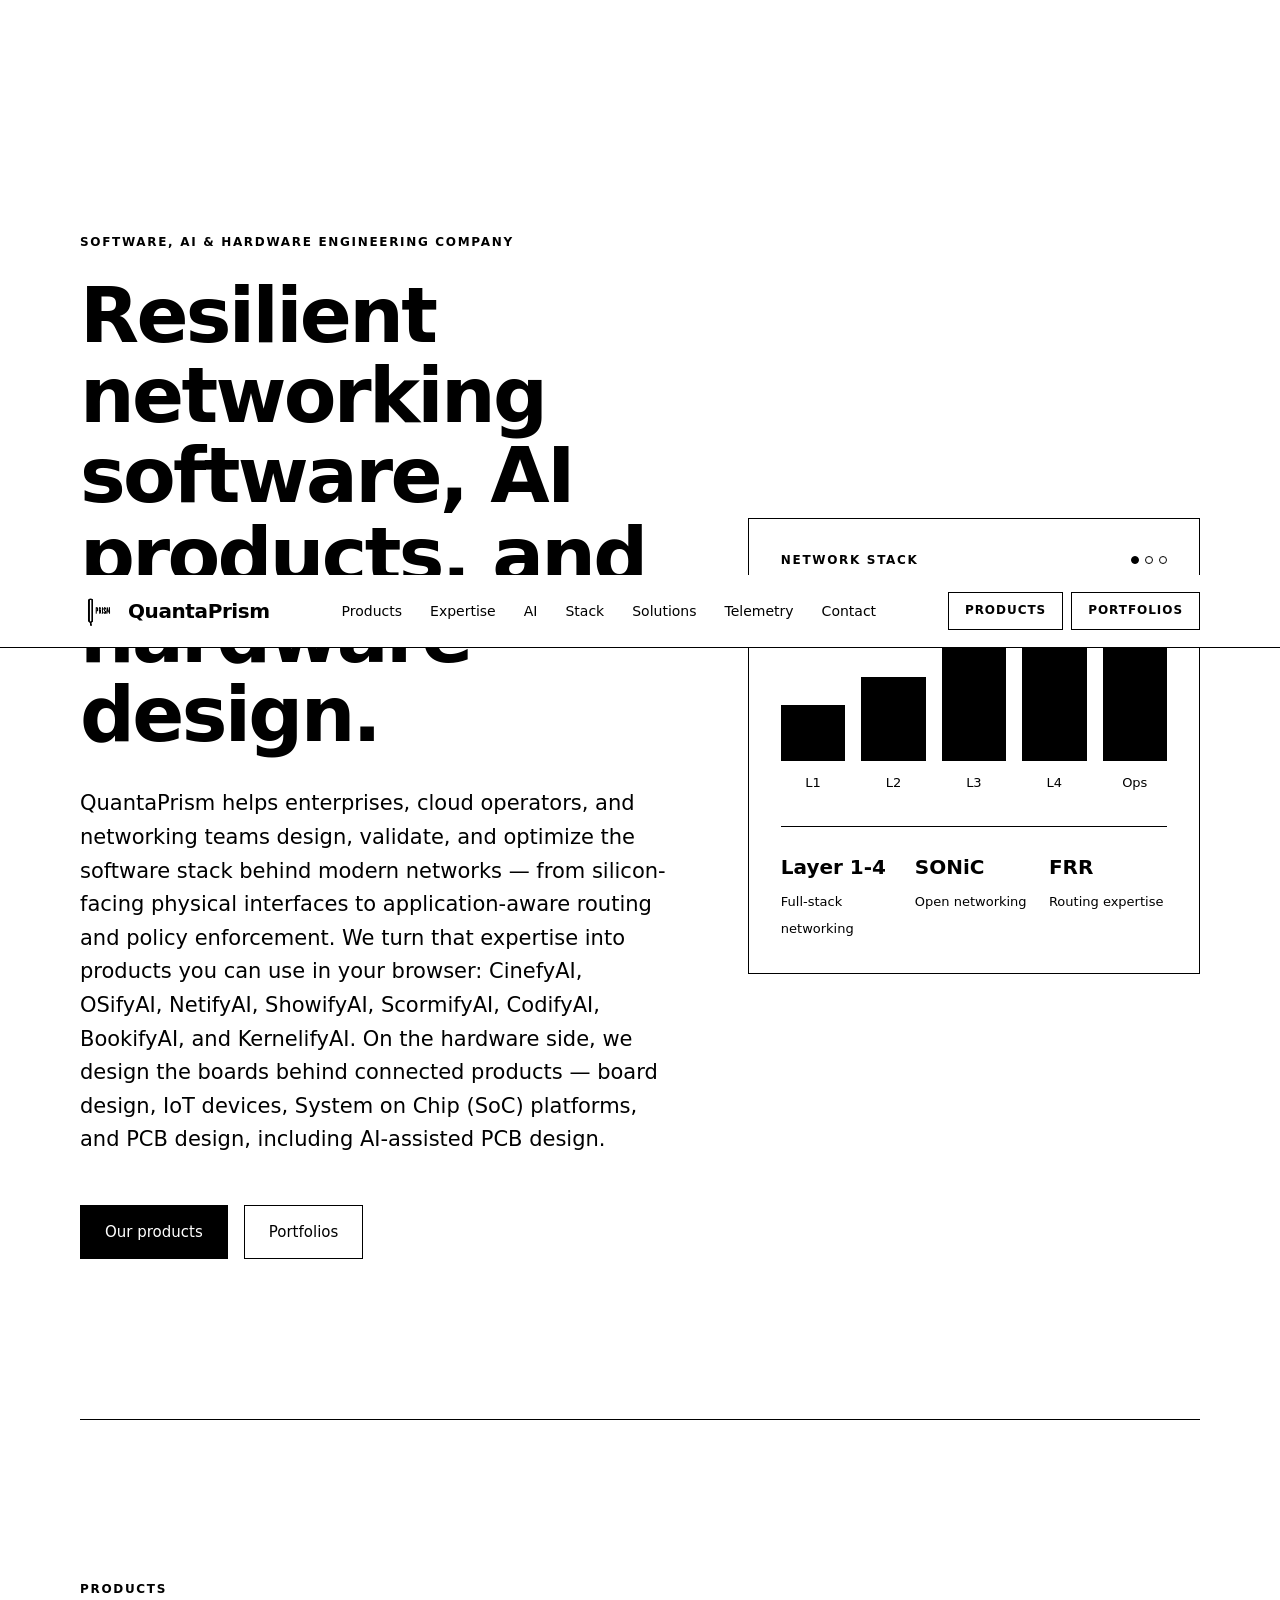
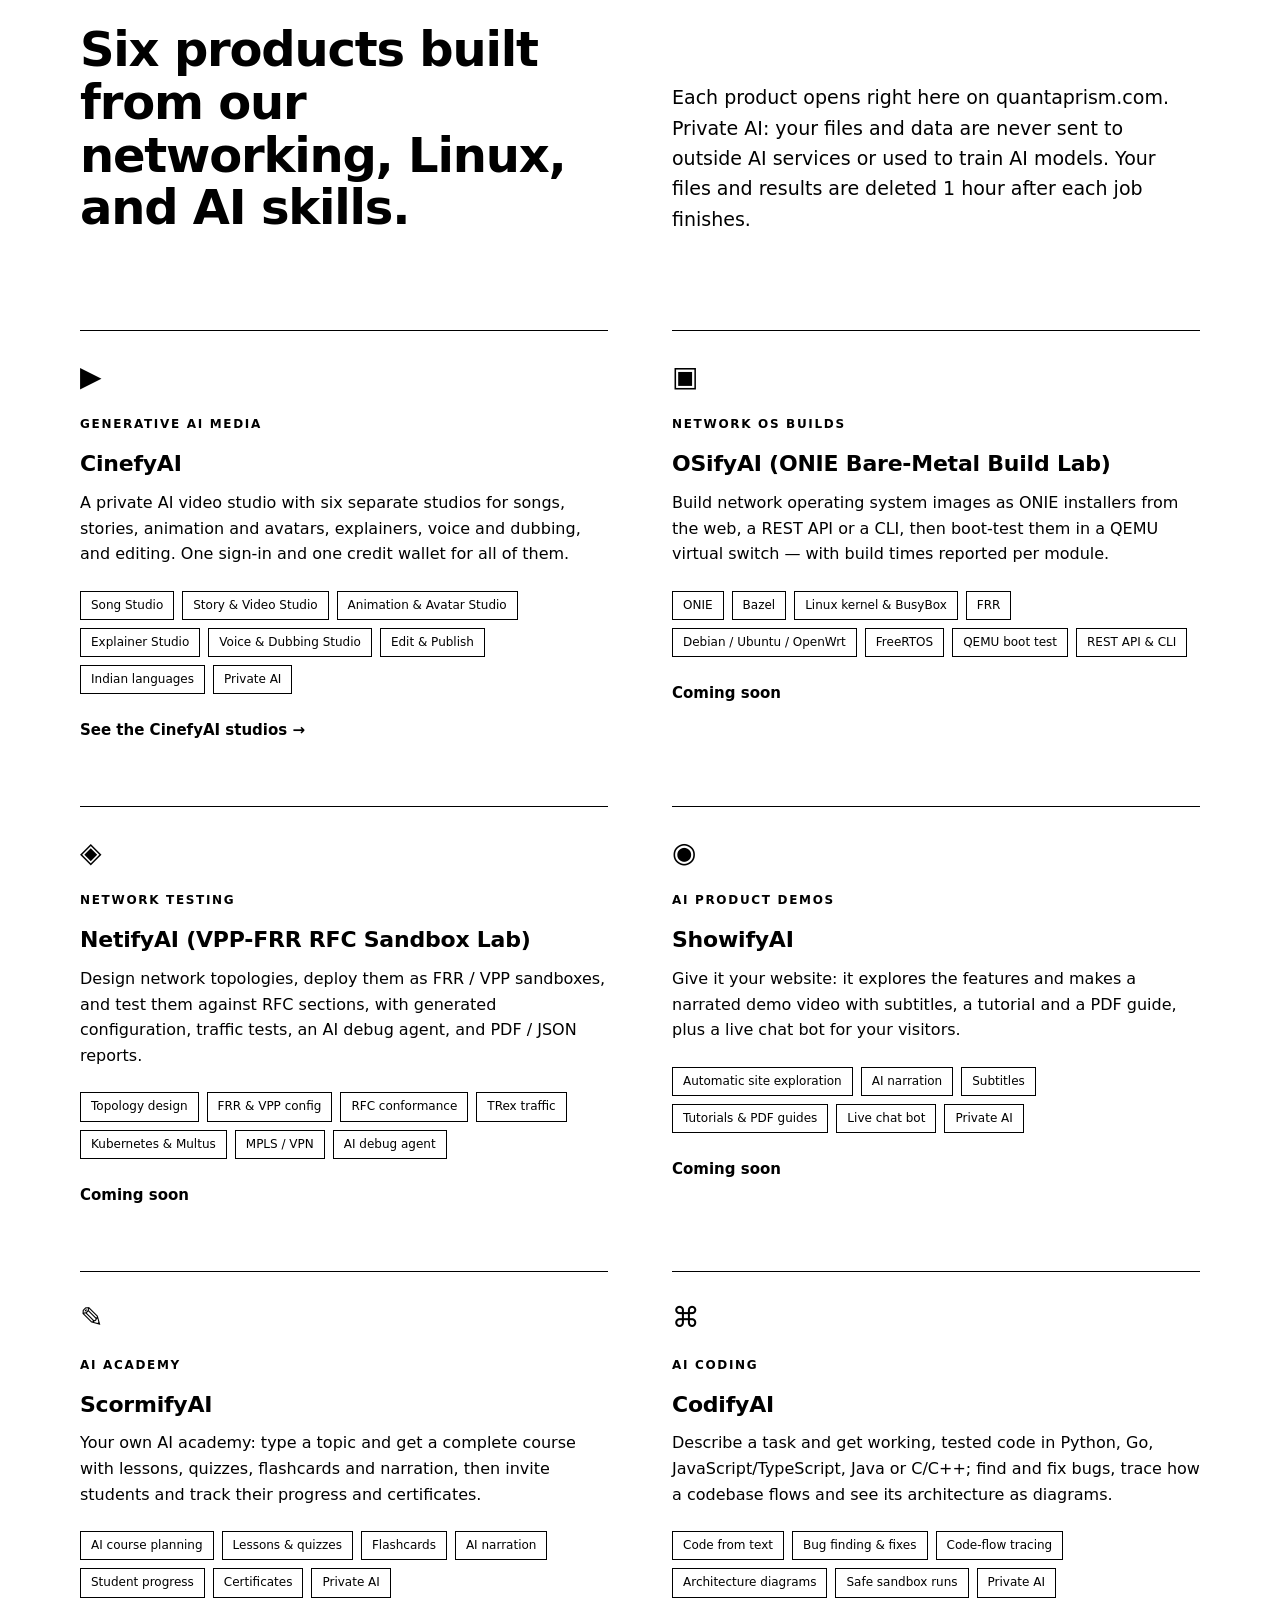
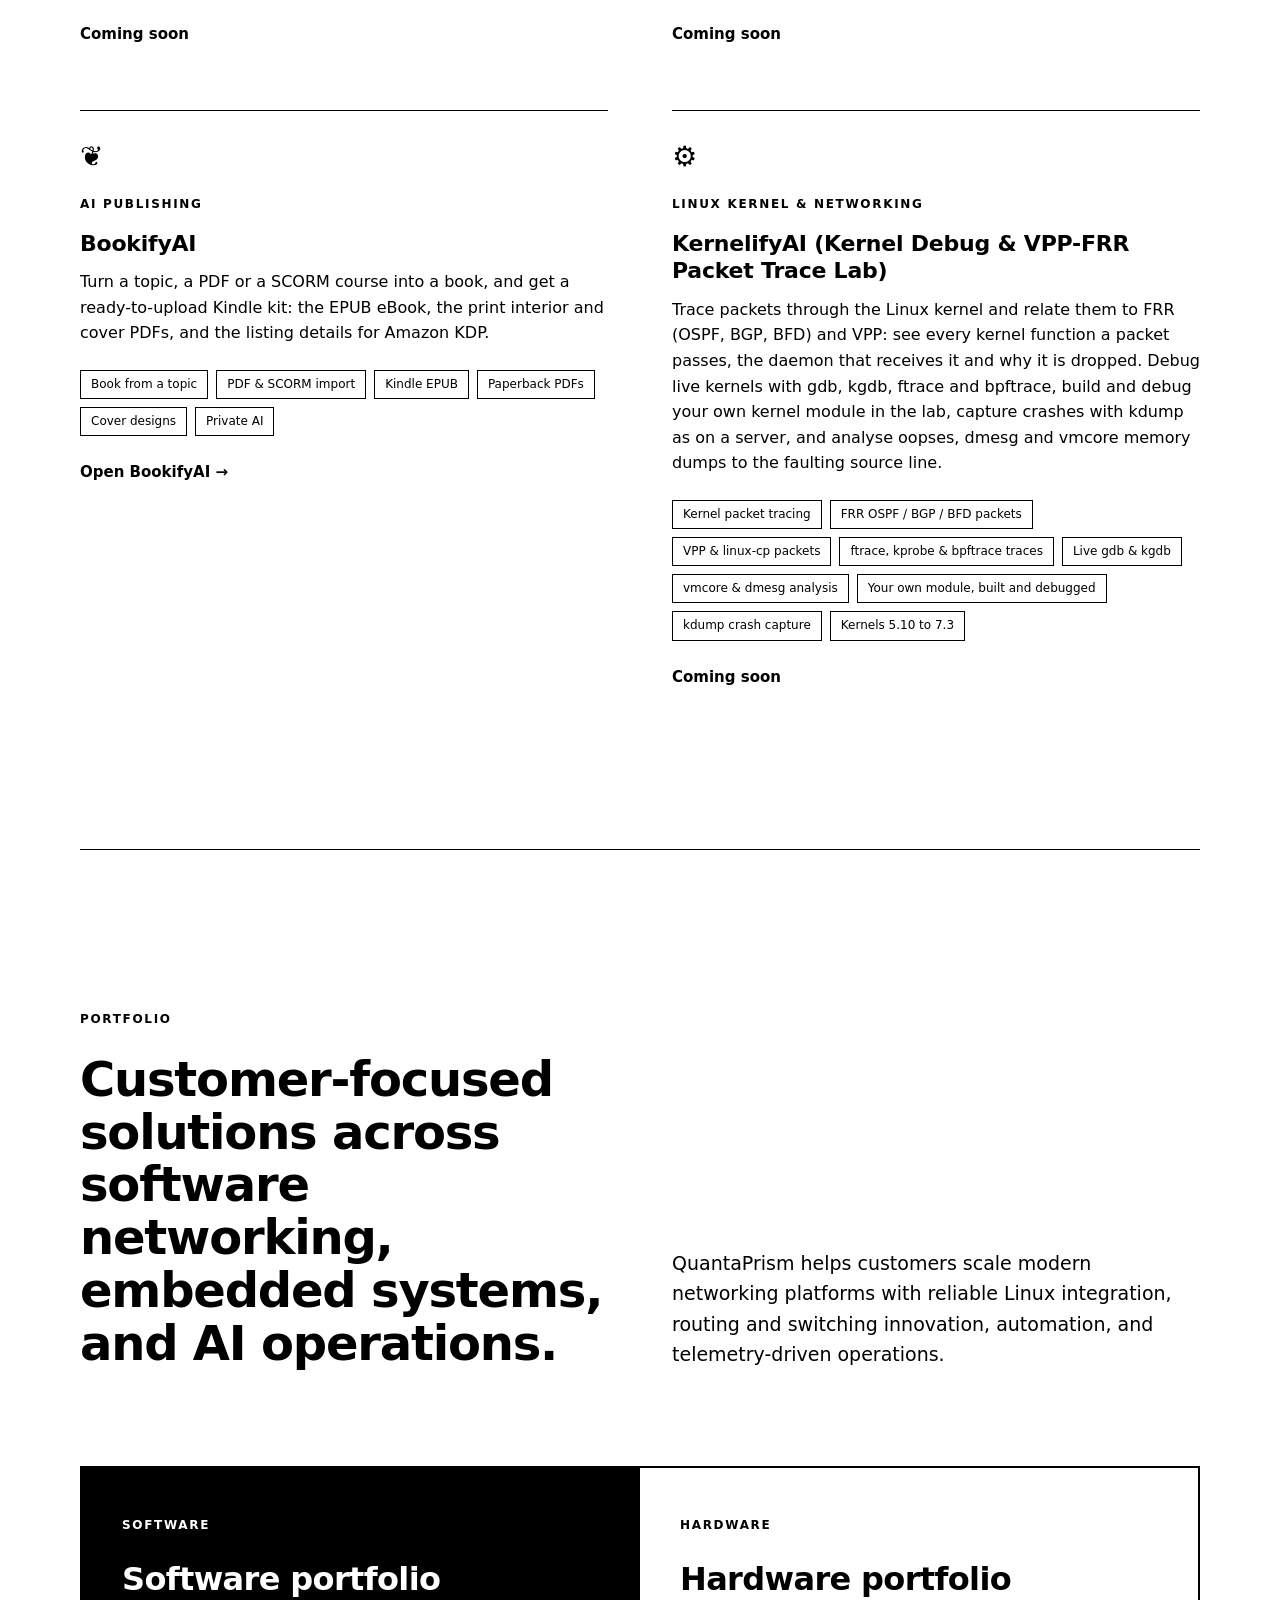
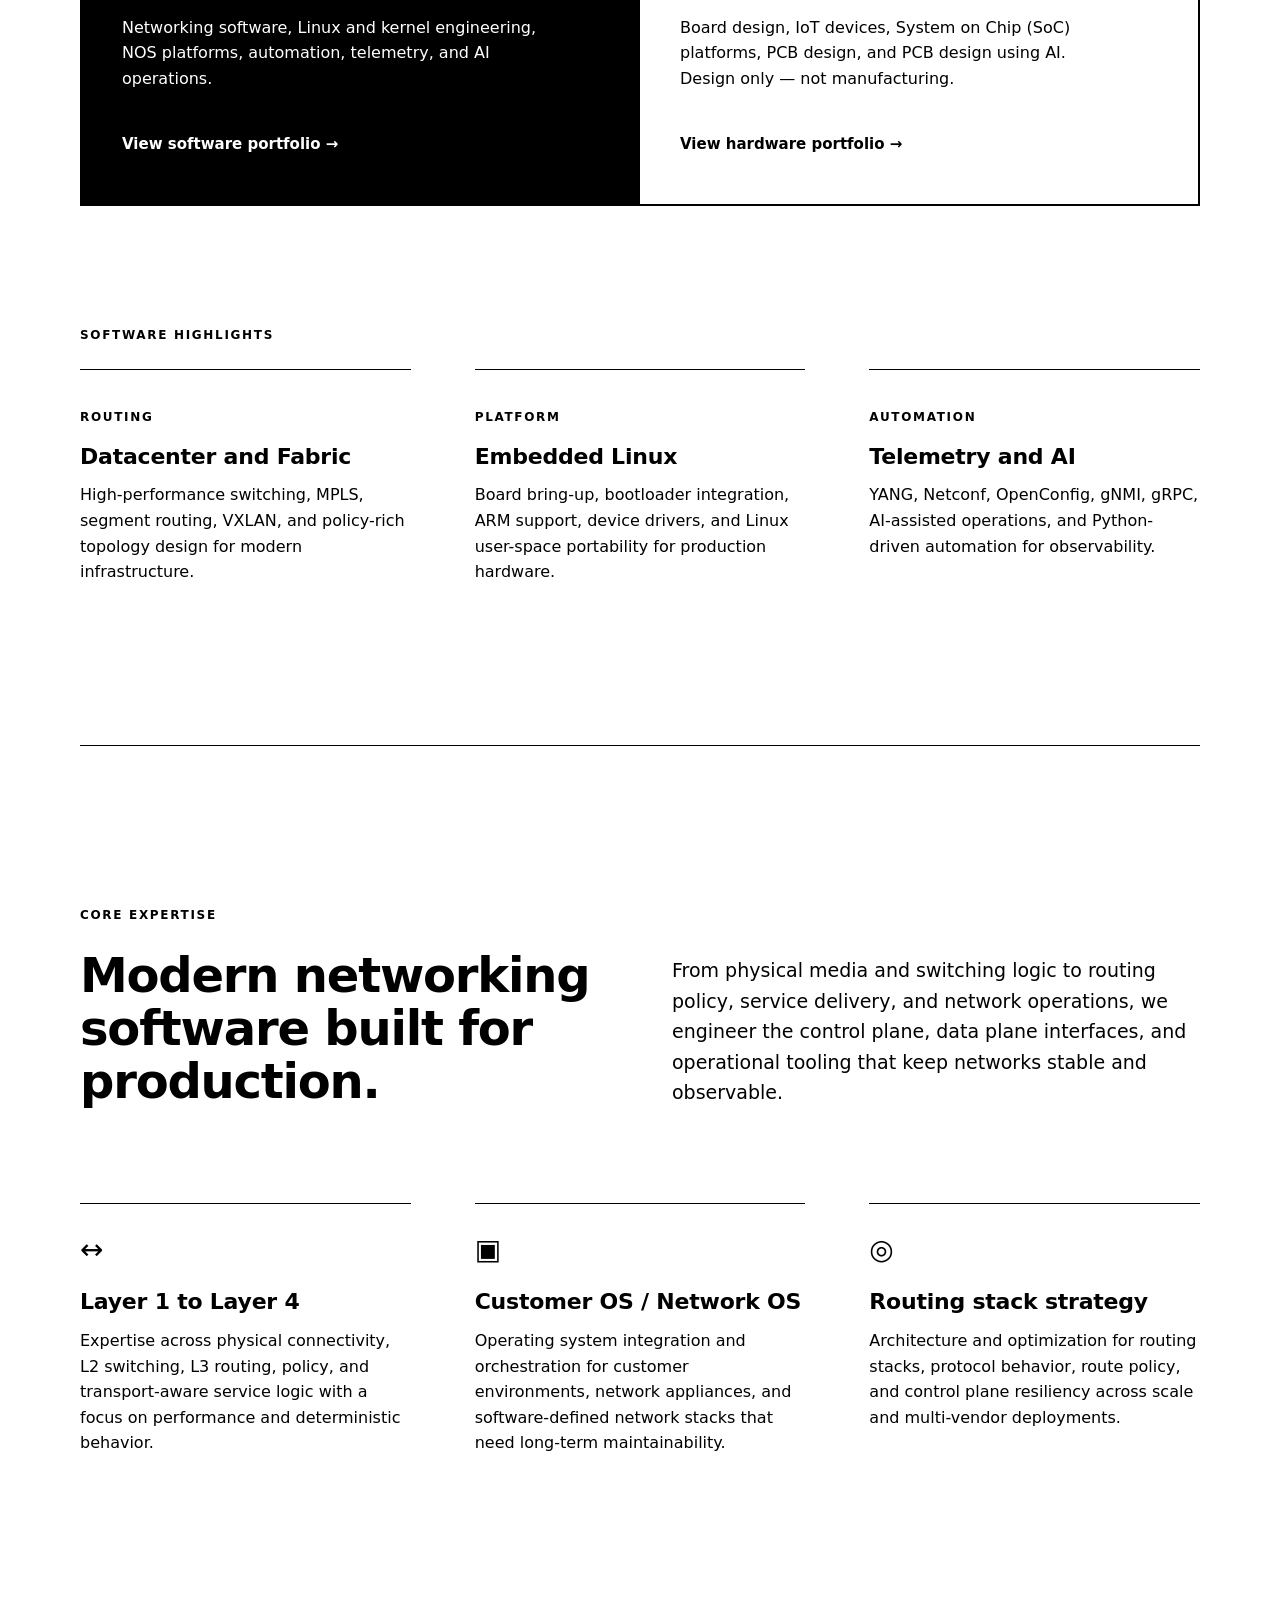
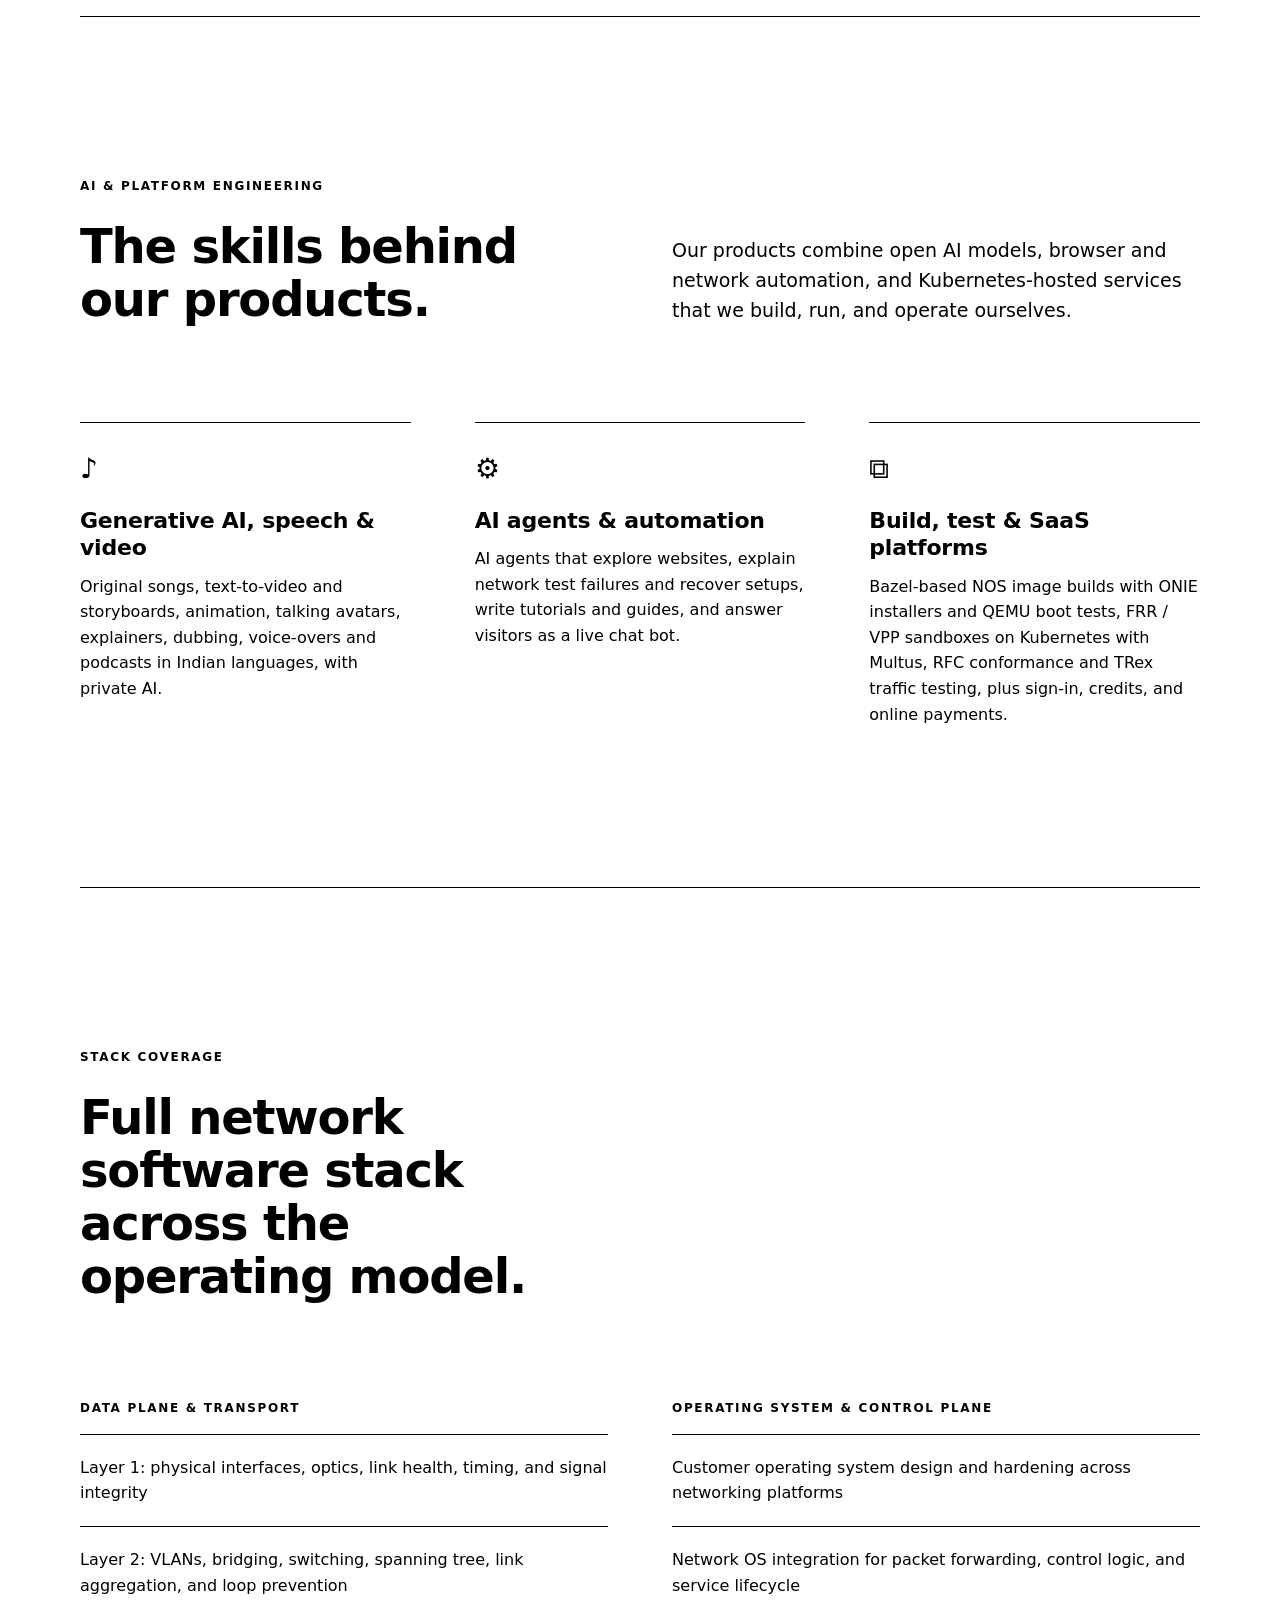
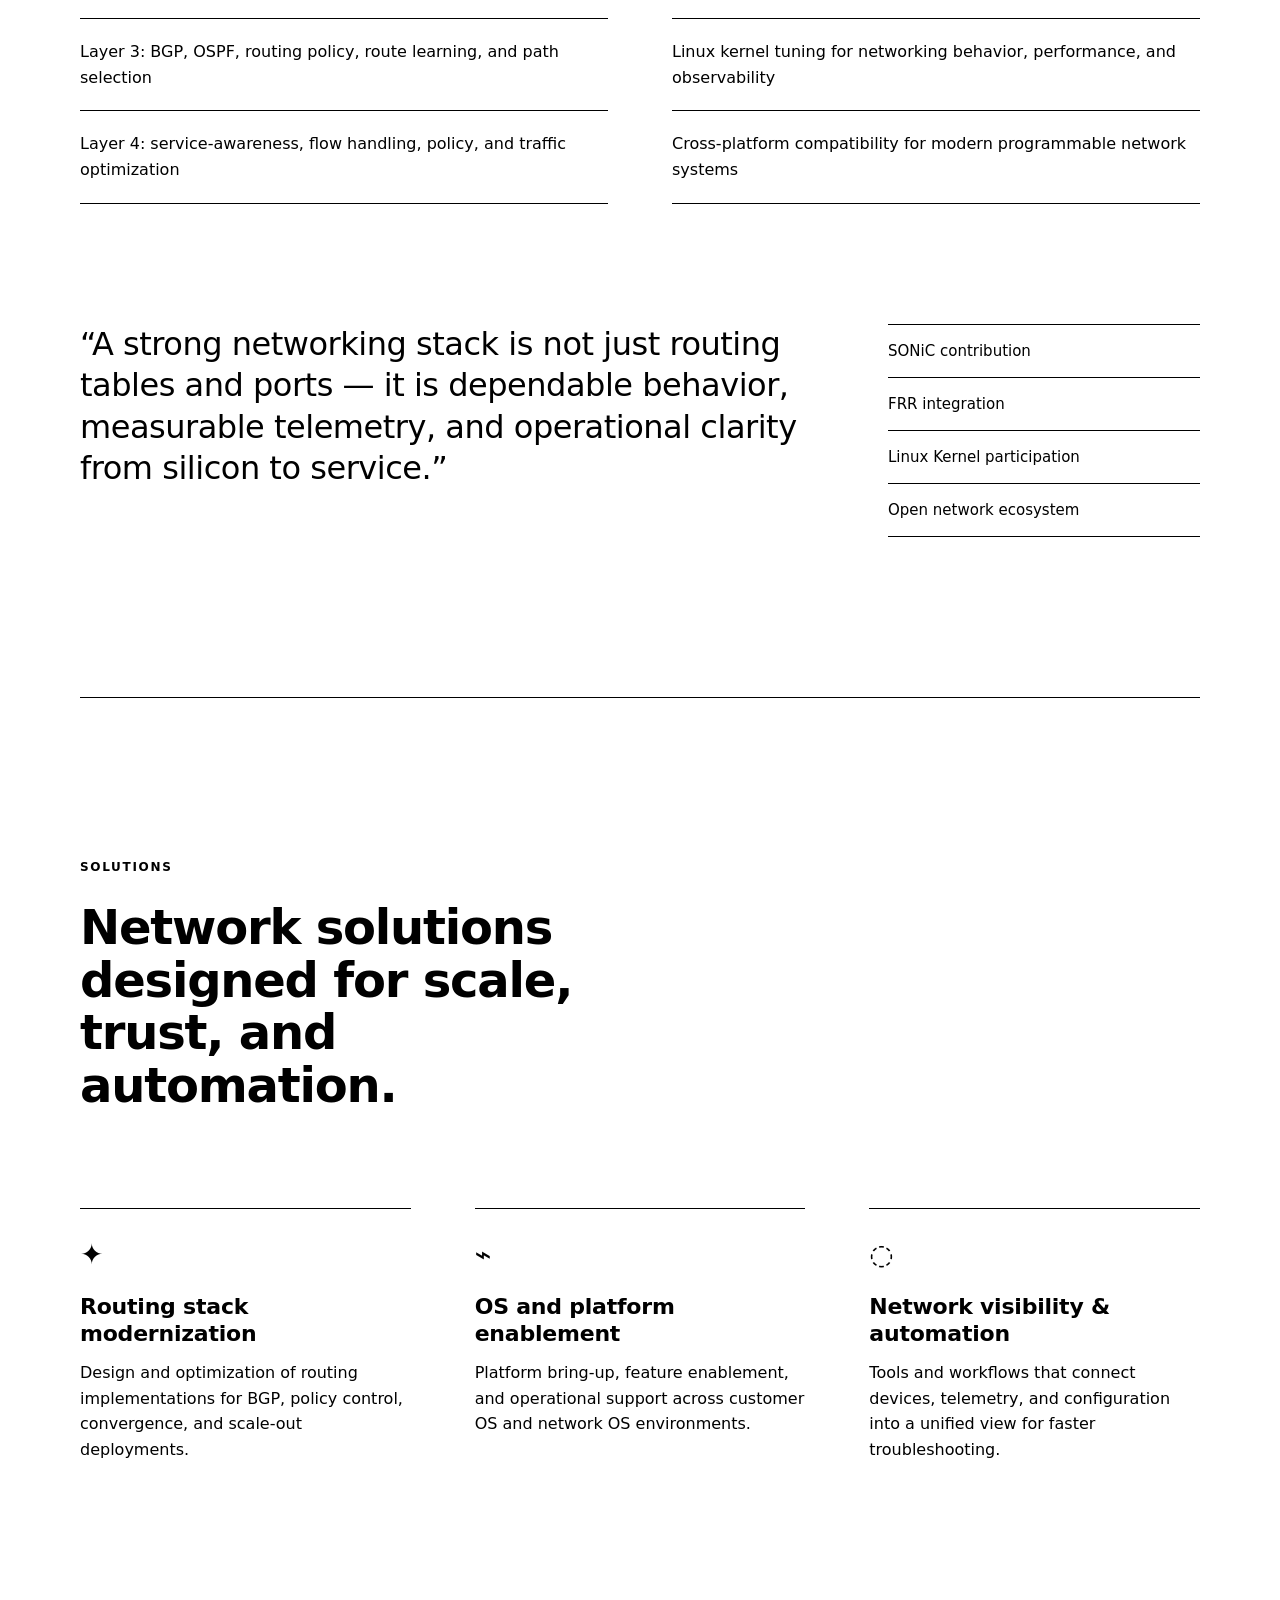
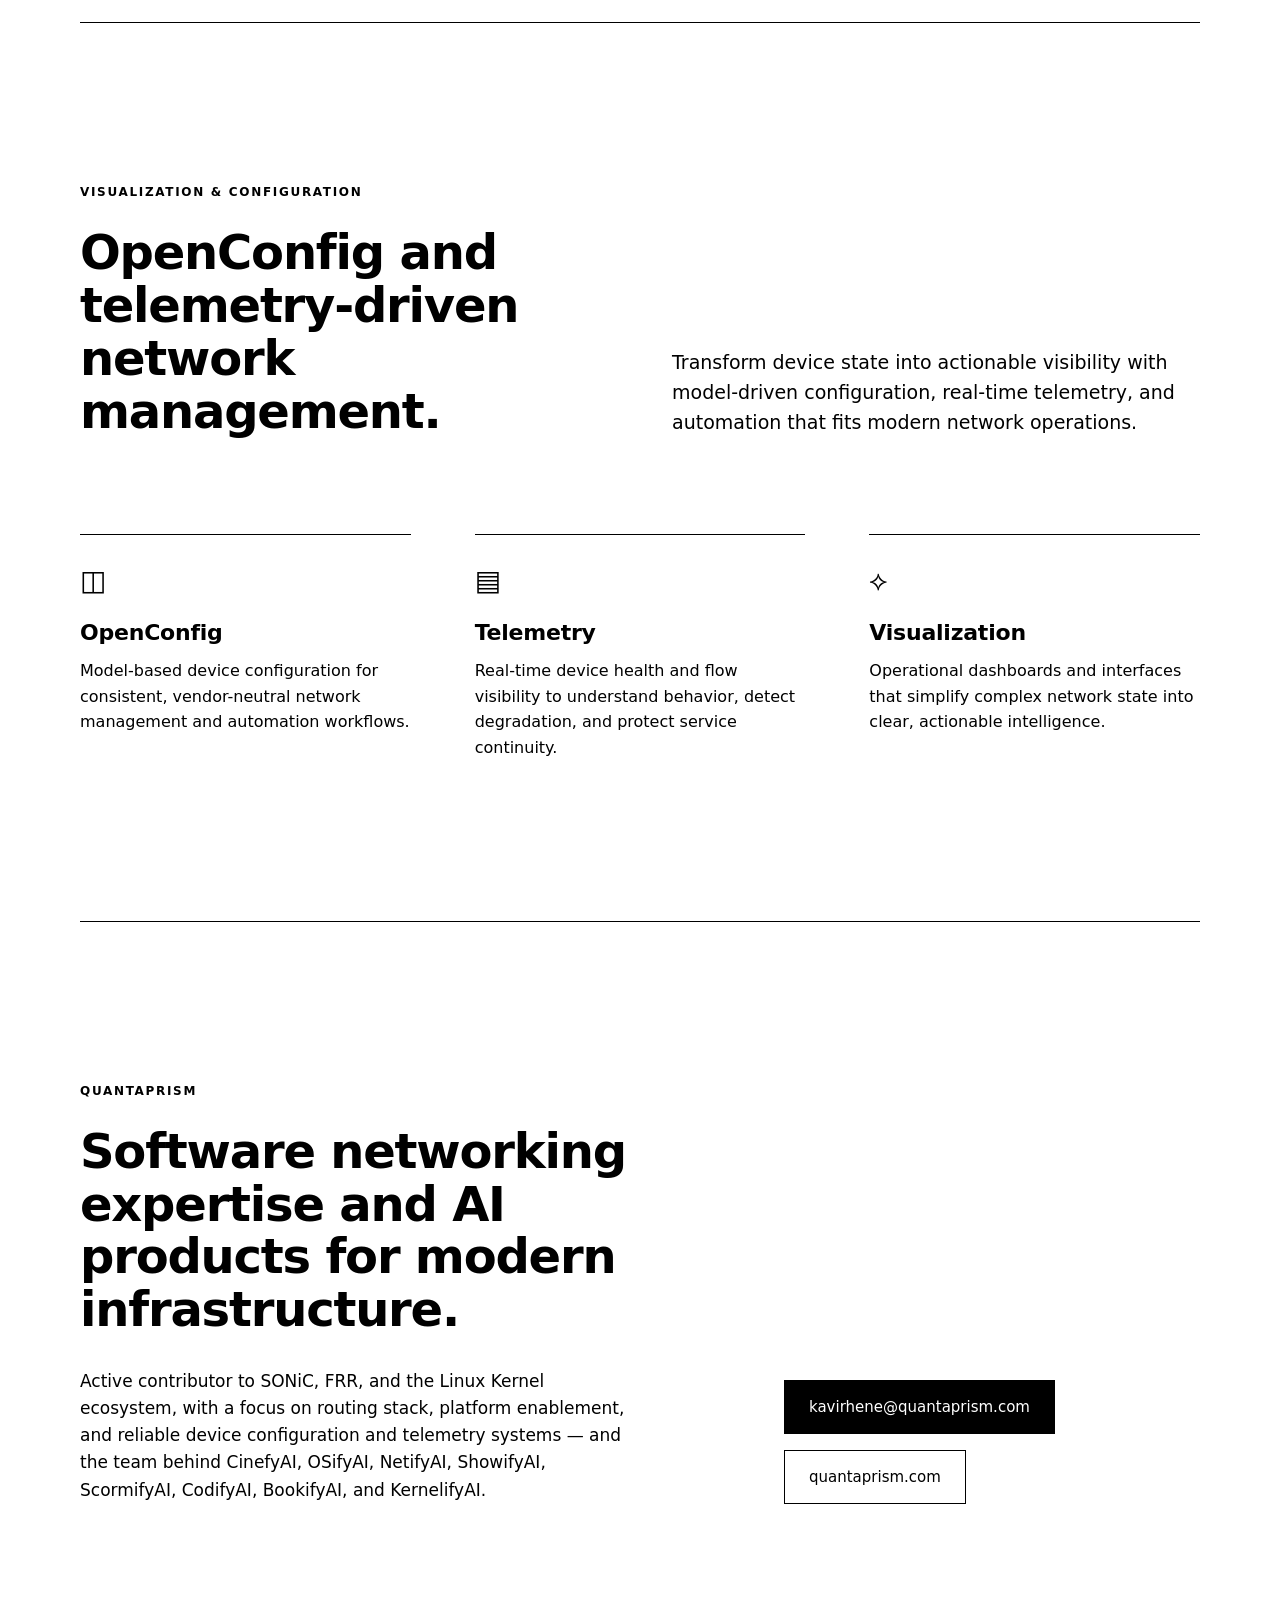
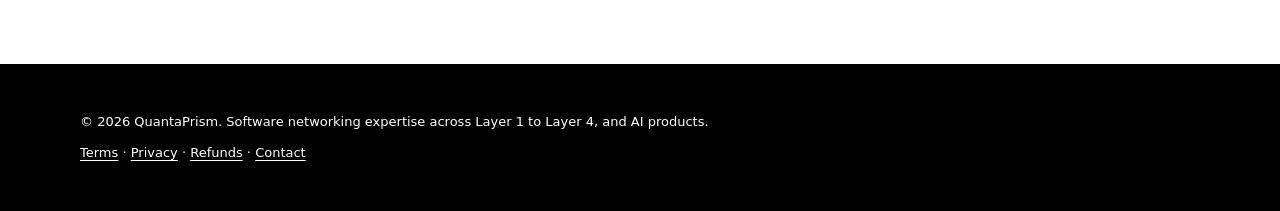
<file: company-portfolio.html>
<!DOCTYPE html>
<html lang="en">
  <head>
    <meta charset="UTF-8" />
    <meta name="viewport" content="width=device-width, initial-scale=1.0" />
    <meta http-equiv="refresh" content="0; url=index.html#portfolio" />
    <link rel="canonical" href="index.html#portfolio" />
    <title>QuantaPrism | Portfolios</title>
    <style>
      body {
        margin: 0;
        padding: 48px 24px;
        background: #fff;
        color: #000;
        font-family: "SF Pro Display", "SF Pro Text", -apple-system, BlinkMacSystemFont, system-ui, sans-serif;
        font-size: 17px;
      }
      a { color: inherit; }
    </style>
  </head>
  <body>
    <p>
      Our portfolio is now split in two:
      <a href="software-portfolio.html">Software portfolio</a> ·
      <a href="hardware-portfolio.html">Hardware portfolio</a>
    </p>
  </body>
</html>
</file>
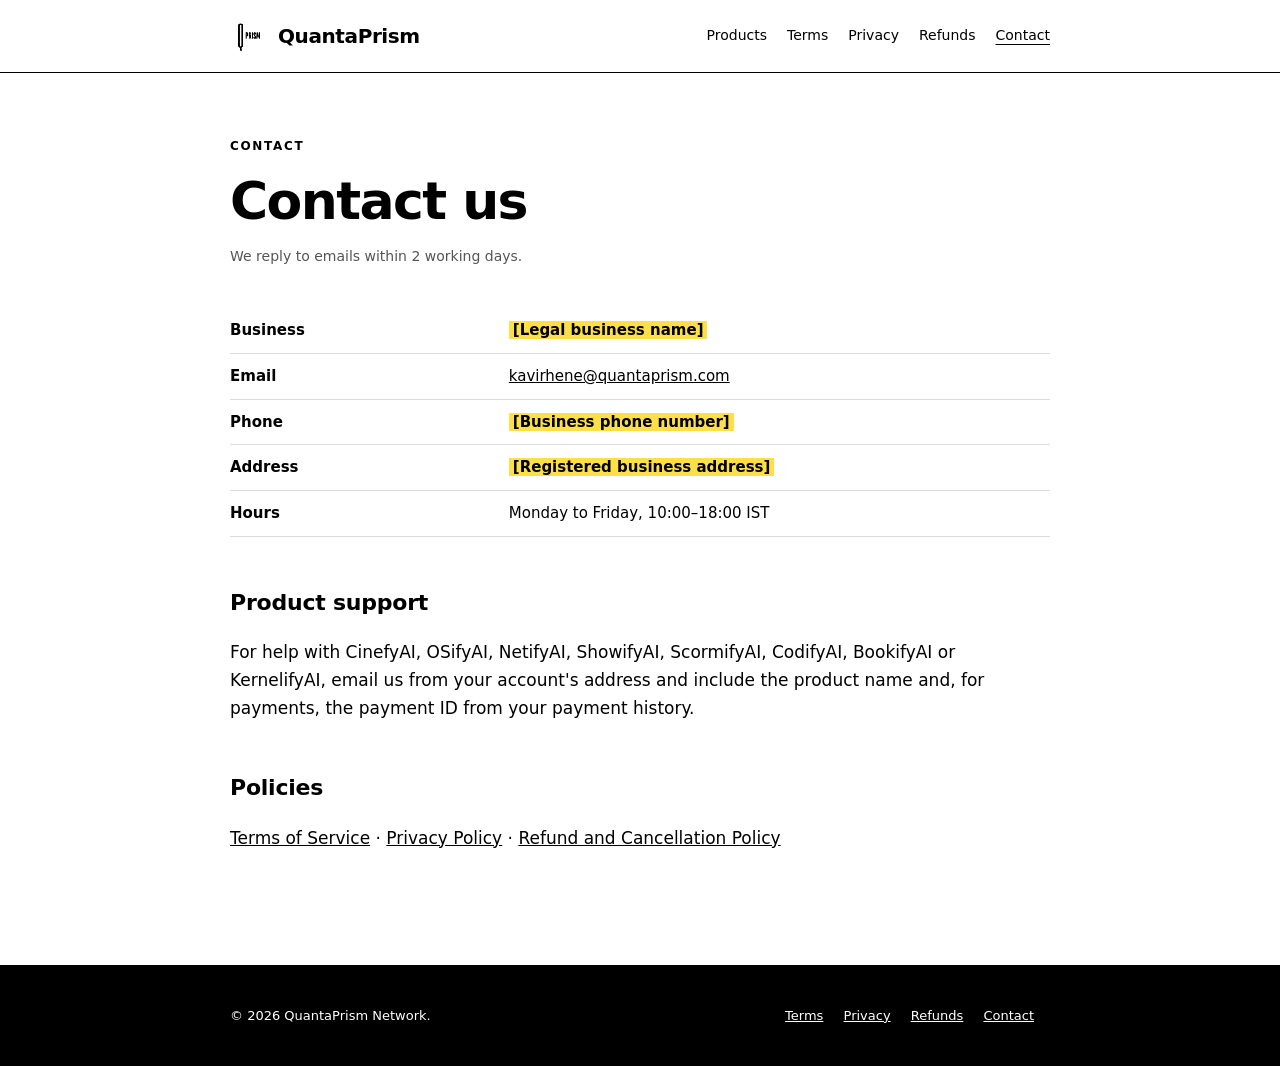
<file: contact.html>
<!DOCTYPE html>
<html lang="en">
  <head>
    <meta charset="UTF-8" />
    <meta name="viewport" content="width=device-width, initial-scale=1.0" />
    <meta name="description" content="Contact QuantaPrism: email, phone and address." />
    <title>QuantaPrism | Contact</title>
    <link rel="stylesheet" href="assets/policy.css" />
  </head>
  <body>
    <header>
      <div class="container nav">
        <a href="index.html" class="brand" aria-label="QuantaPrism home">
          <img src="assets/quantaprism.png" alt="" />
          <span>QuantaPrism</span>
        </a>
        <nav class="nav-links" aria-label="Policies">
          <a href="products.html">Products</a>
          <a href="terms.html">Terms</a>
          <a href="privacy.html">Privacy</a>
          <a href="refund.html">Refunds</a>
          <a href="contact.html" aria-current="page">Contact</a>
        </nav>
      </div>
    </header>

    <main class="container">
      <div class="eyebrow">Contact</div>
      <h1>Contact us</h1>
      <p class="updated">We reply to emails within 2 working days.</p>

      <table>
        <tr><th>Business</th><td><mark class="fill">[Legal business name]</mark></td></tr>
        <tr><th>Email</th><td><a href="mailto:kavirhene@quantaprism.com">kavirhene@quantaprism.com</a></td></tr>
        <tr><th>Phone</th><td><mark class="fill">[Business phone number]</mark></td></tr>
        <tr><th>Address</th><td><mark class="fill">[Registered business address]</mark></td></tr>
        <tr><th>Hours</th><td>Monday to Friday, 10:00–18:00 IST</td></tr>
      </table>

      <h2>Product support</h2>
      <p>For help with CinefyAI, OSifyAI, NetifyAI, ShowifyAI, ScormifyAI, CodifyAI, BookifyAI or KernelifyAI, email us from your account's address and include the product name
      and, for payments, the payment ID from your payment history.</p>

      <h2>Policies</h2>
      <p><a href="terms.html">Terms of Service</a> · <a href="privacy.html">Privacy Policy</a> · <a href="refund.html">Refund and Cancellation Policy</a></p>
    </main>

    <footer>
      <div class="container">
        <span>© 2026 QuantaPrism Network.</span>
        <span><a href="terms.html">Terms</a> <a href="privacy.html">Privacy</a> <a href="refund.html">Refunds</a> <a href="contact.html">Contact</a></span>
      </div>
    </footer>
  </body>
</html>
</file>
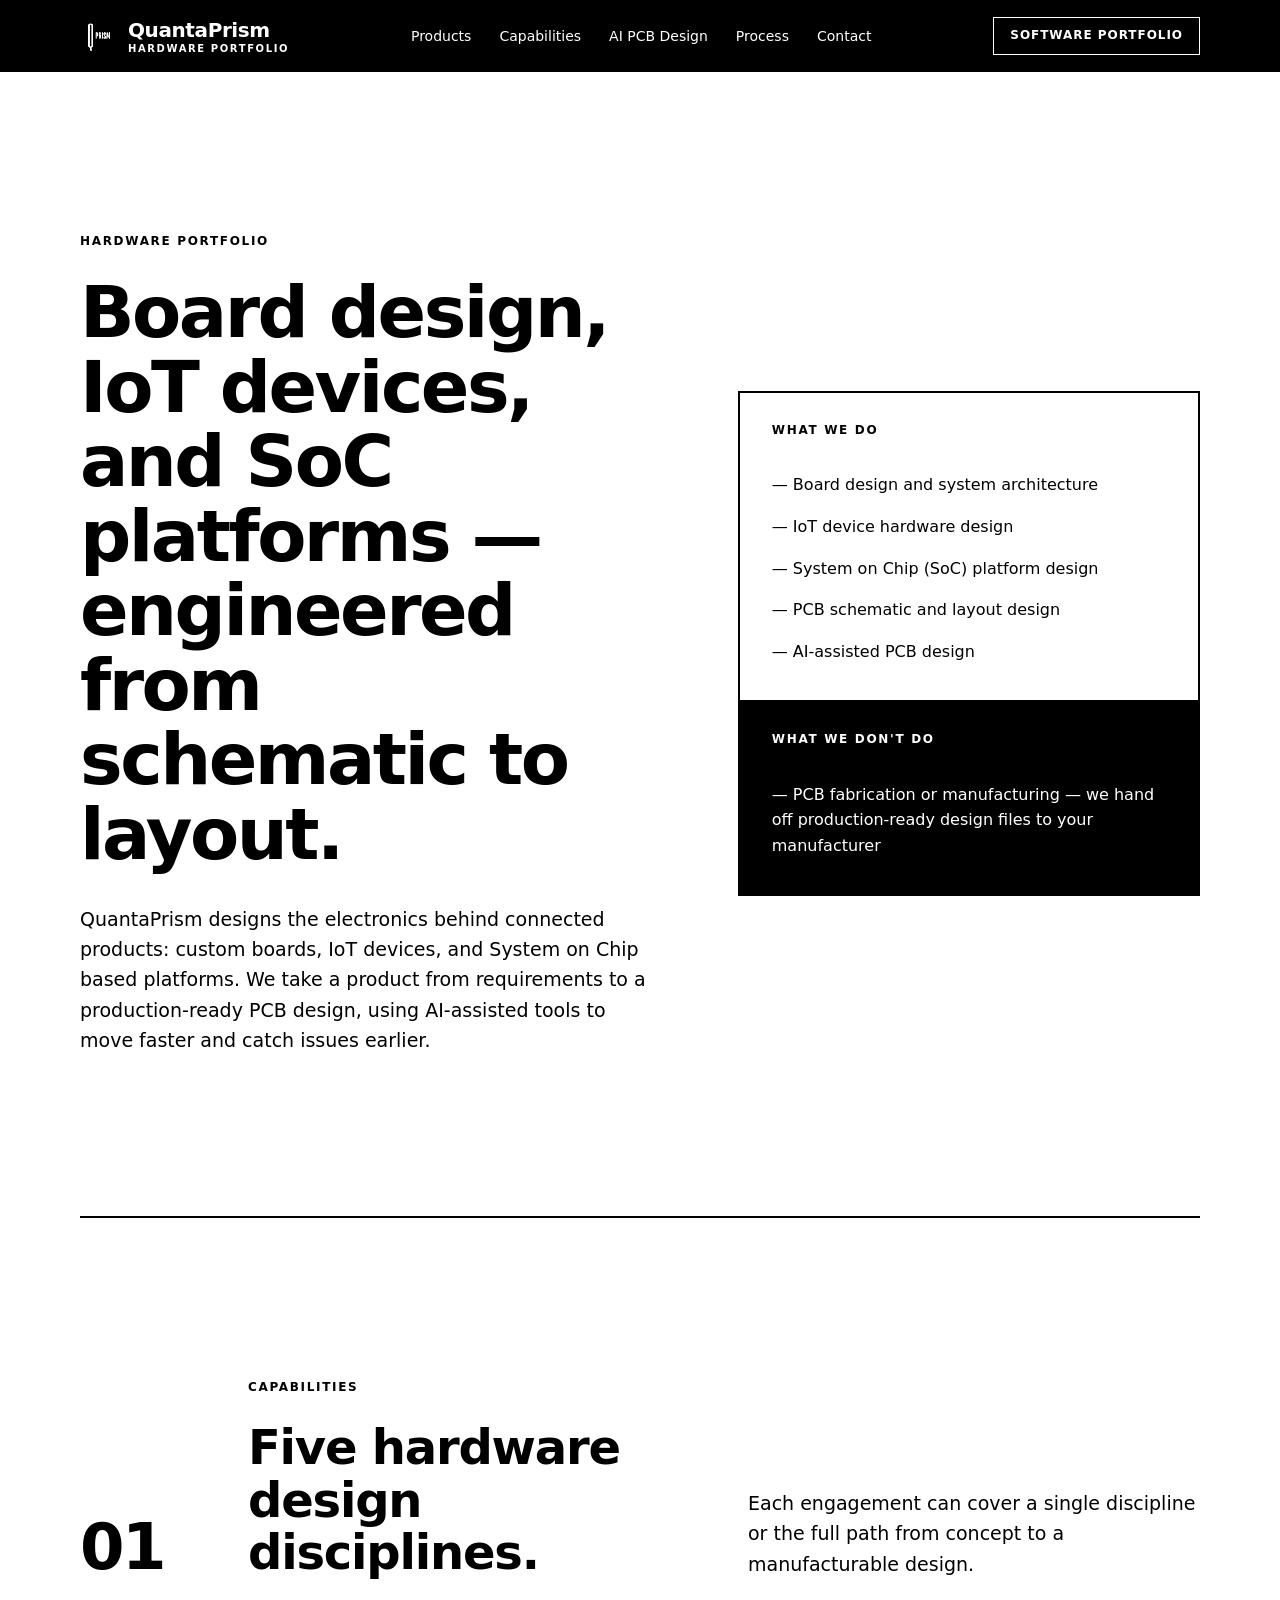
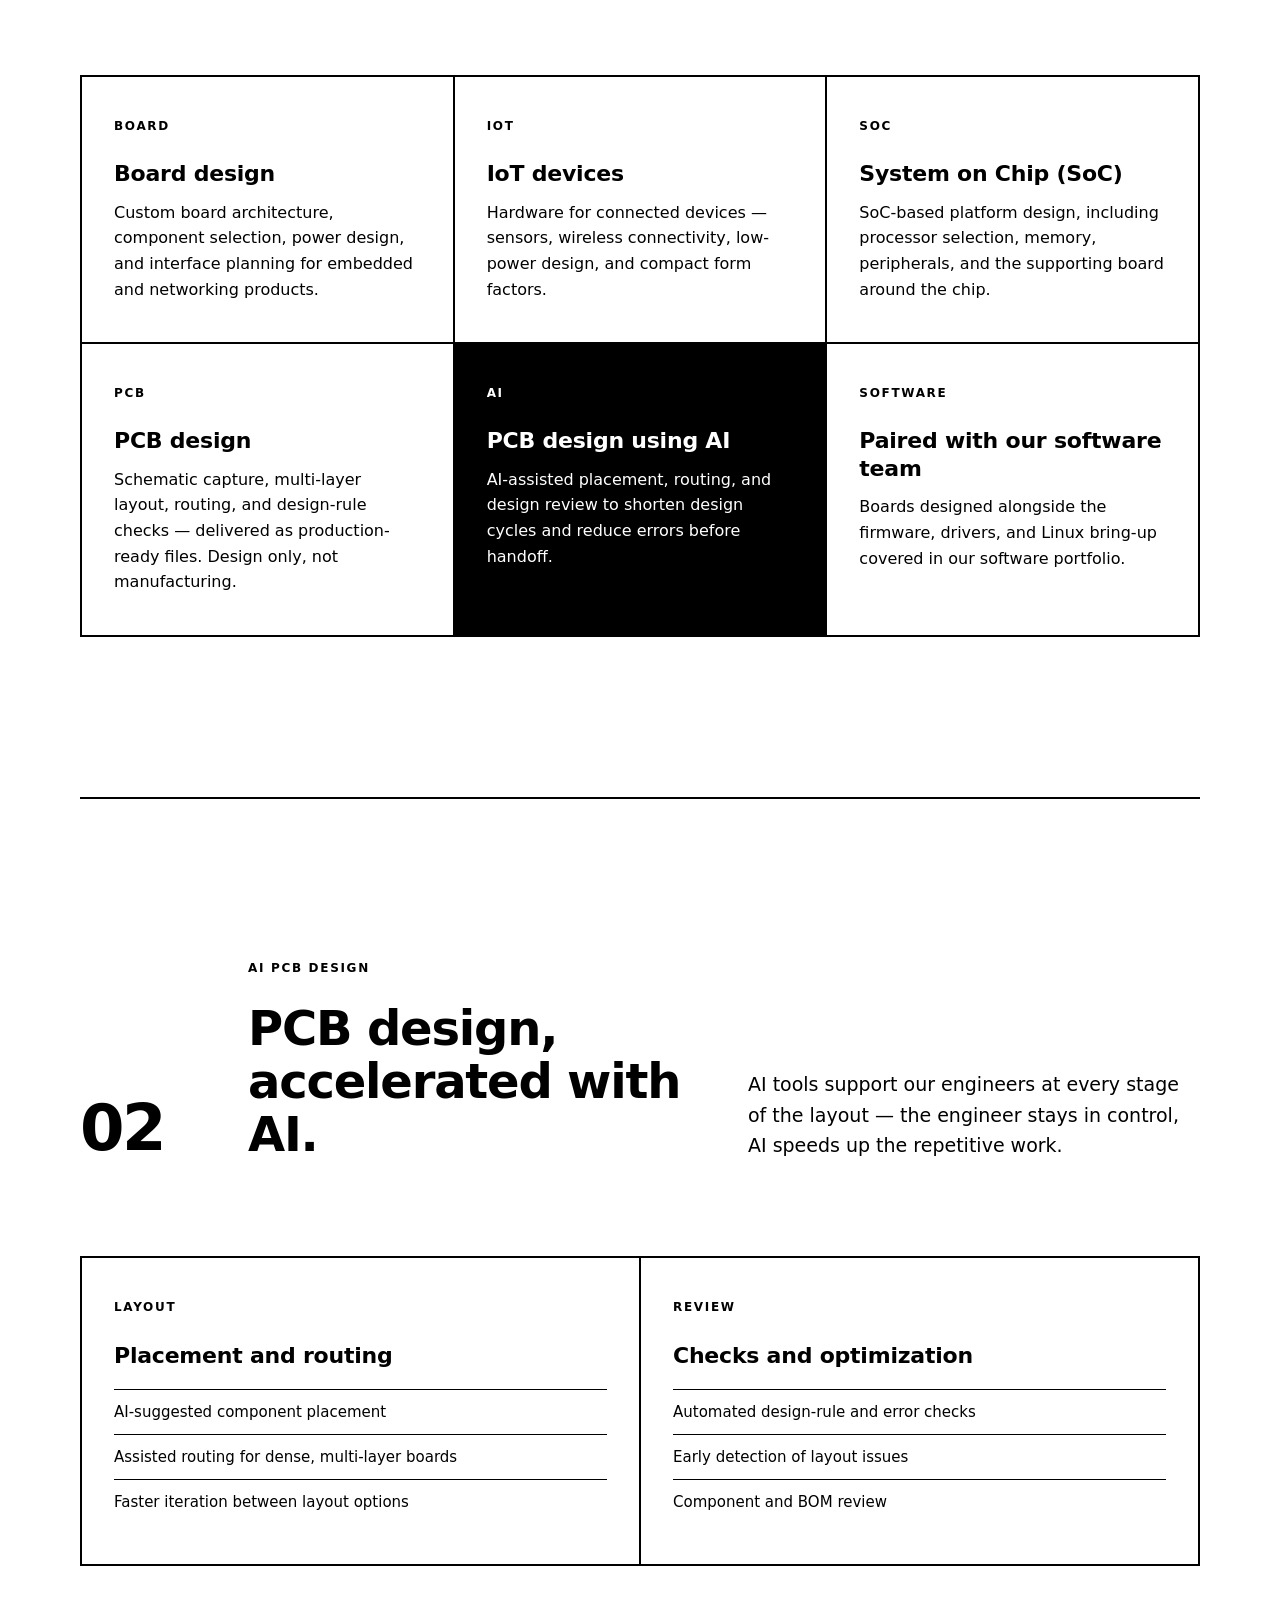
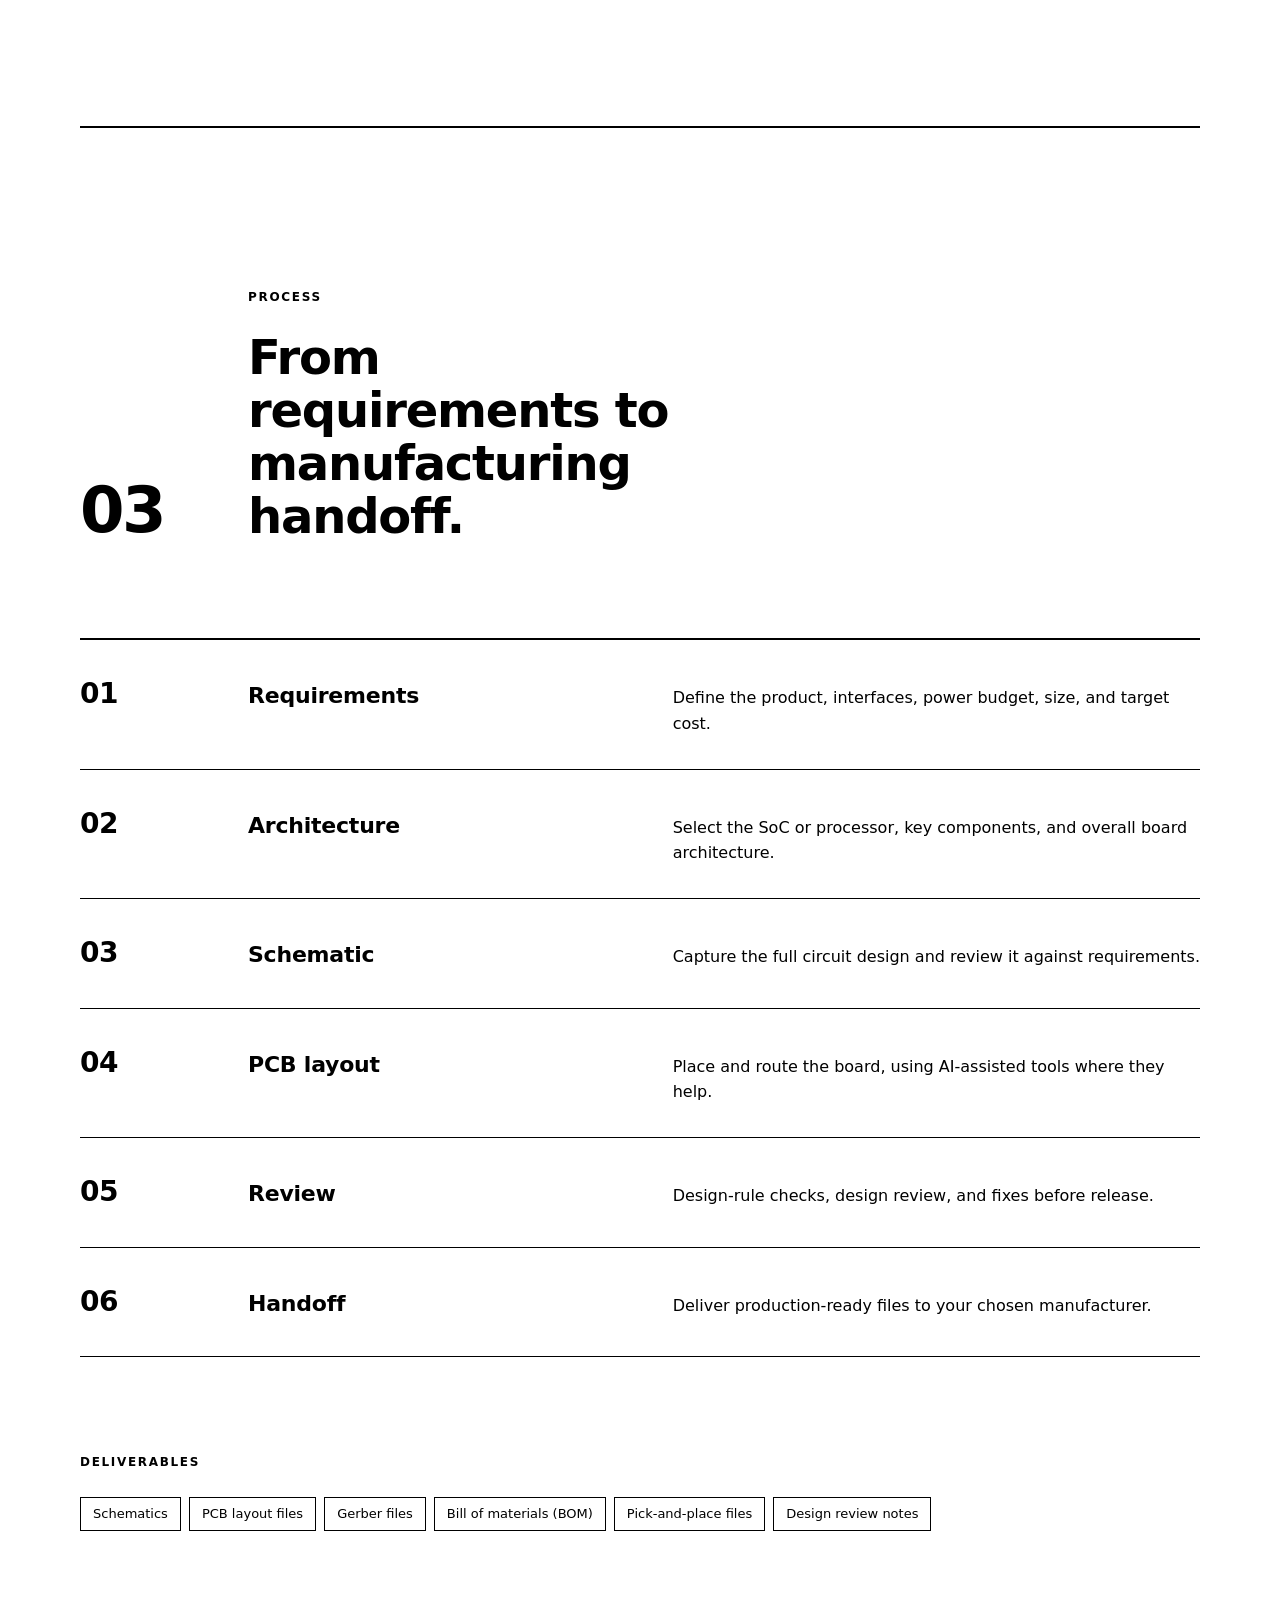
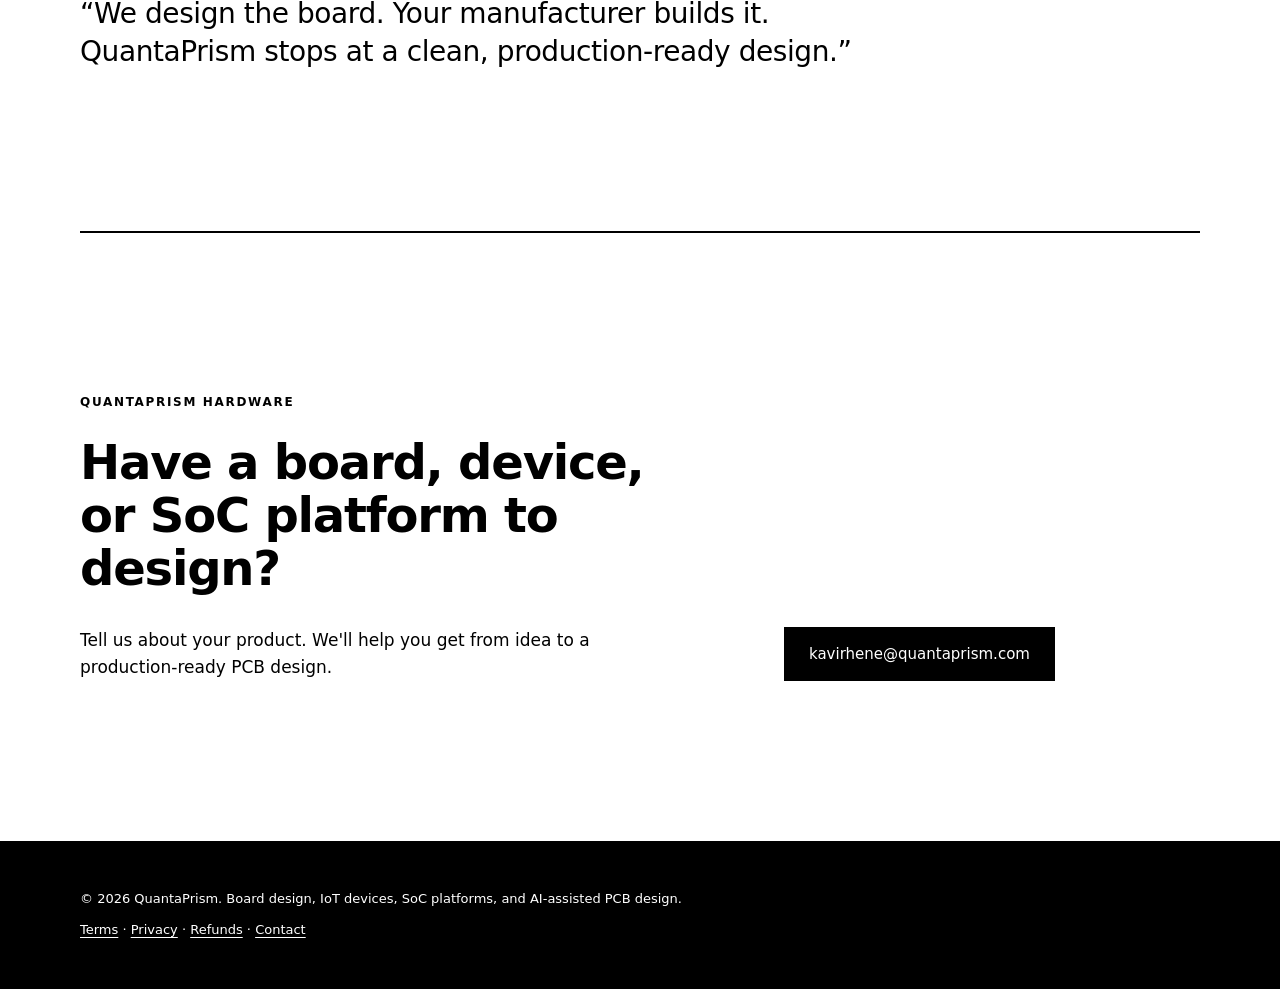
<file: hardware-portfolio.html>
<!DOCTYPE html>
<html lang="en">
  <head>
    <meta charset="UTF-8" />
    <meta name="viewport" content="width=device-width, initial-scale=1.0" />
    <meta
      name="description"
      content="QuantaPrism hardware portfolio: board design, IoT devices, System on Chip (SoC) platforms, PCB design, and AI-assisted PCB design. Design only — production-ready files handed off to your manufacturer."
    />
    <title>QuantaPrism | Hardware Portfolio</title>
    <style>
      :root {
        --black: #000;
        --white: #fff;
        --font: "SF Pro Display", "SF Pro Text", -apple-system, BlinkMacSystemFont, system-ui, sans-serif;
        --gap: 160px;
      }

      * { box-sizing: border-box; }

      html { scroll-behavior: smooth; }

      body {
        margin: 0;
        background: var(--white);
        color: var(--black);
        font-family: var(--font);
        font-size: 17px;
        line-height: 1.6;
        -webkit-font-smoothing: antialiased;
      }

      a { color: inherit; text-decoration: none; }

      .container {
        width: min(1120px, calc(100% - 48px));
        margin: 0 auto;
      }

      /* Header: inverted bar marks the hardware page */
      header {
        position: sticky;
        top: 0;
        z-index: 50;
        background: var(--black);
        color: var(--white);
      }

      .nav {
        display: flex;
        align-items: center;
        justify-content: space-between;
        min-height: 72px;
        gap: 24px;
      }

      .brand {
        display: inline-flex;
        align-items: center;
        gap: 12px;
      }

      .brand-mark {
        width: 36px;
        height: 36px;
        object-fit: cover;
        filter: grayscale(1) contrast(1.2) invert(1);
      }

      .brand-text {
        display: flex;
        flex-direction: column;
        line-height: 1.1;
      }

      .brand-text strong {
        font-size: 20px;
        font-weight: 700;
        letter-spacing: -0.02em;
      }

      .brand-text span {
        font-size: 10px;
        font-weight: 600;
        letter-spacing: 0.16em;
        text-transform: uppercase;
        margin-top: 2px;
      }

      .nav-links {
        display: flex;
        align-items: center;
        gap: 28px;
        font-size: 14px;
      }

      .nav-links a:hover { text-decoration: underline; }

      .pill {
        display: inline-flex;
        align-items: center;
        border: 1px solid var(--white);
        padding: 8px 16px;
        font-size: 12px;
        font-weight: 600;
        letter-spacing: 0.08em;
        text-transform: uppercase;
        white-space: nowrap;
      }

      .pill:hover { background: var(--white); color: var(--black); }

      /* Type */
      .eyebrow {
        display: block;
        font-size: 12px;
        font-weight: 600;
        letter-spacing: 0.14em;
        text-transform: uppercase;
        margin-bottom: 24px;
      }

      h1 {
        font-size: clamp(44px, 5.6vw, 76px);
        font-weight: 700;
        line-height: 1.04;
        letter-spacing: -0.035em;
        margin: 0 0 32px;
      }

      h2 {
        font-size: clamp(32px, 4vw, 48px);
        font-weight: 600;
        line-height: 1.1;
        letter-spacing: -0.025em;
        margin: 0;
      }

      h3 {
        font-size: 22px;
        font-weight: 600;
        letter-spacing: -0.01em;
        line-height: 1.25;
        margin: 0 0 12px;
      }

      p { margin: 0; }

      /* Layout */
      section {
        padding: var(--gap) 0;
        border-top: 2px solid var(--black);
      }

      .hero { border-top: 0; }

      .hero-grid {
        display: grid;
        grid-template-columns: 1.25fr 1fr;
        gap: 80px;
        align-items: center;
      }

      .hero p {
        font-size: 19px;
        max-width: 600px;
      }

      .cta-row {
        display: flex;
        flex-wrap: wrap;
        gap: 16px;
        margin-top: 48px;
      }

      .button {
        display: inline-flex;
        align-items: center;
        justify-content: center;
        padding: 14px 24px;
        border: 1px solid var(--black);
        font-size: 15px;
        font-weight: 500;
        transition: background 0.2s ease, color 0.2s ease;
      }

      .button.primary { background: var(--black); color: var(--white); }
      .button.primary:hover { background: var(--white); color: var(--black); }
      .button.secondary:hover { background: var(--black); color: var(--white); }

      /* Scope box: what we do / what we don't */
      .scope {
        border: 2px solid var(--black);
      }

      .scope-row {
        padding: 28px 32px;
      }

      .scope-row + .scope-row { border-top: 2px solid var(--black); }

      .scope-row.inverse { background: var(--black); color: var(--white); }

      .scope-row ul { list-style: none; margin: 0; padding: 0; }

      .scope-row li {
        padding: 8px 0;
        font-size: 16px;
      }

      .scope-row li::before { content: "— "; }

      /* Section head with number */
      .section-head {
        display: grid;
        grid-template-columns: 120px 1fr 1fr;
        align-items: end;
        gap: 48px;
        margin-bottom: 96px;
      }

      .section-num {
        font-size: 64px;
        font-weight: 700;
        line-height: 1;
        letter-spacing: -0.04em;
      }

      .section-head p { font-size: 19px; max-width: 480px; }

      /* Spec grid: boxed cells sharing borders */
      .spec-grid {
        display: grid;
        grid-template-columns: repeat(3, minmax(0, 1fr));
        border-top: 2px solid var(--black);
        border-left: 2px solid var(--black);
      }

      .spec-grid.two { grid-template-columns: repeat(2, minmax(0, 1fr)); }

      .cell {
        padding: 40px 32px;
        border-right: 2px solid var(--black);
        border-bottom: 2px solid var(--black);
      }

      .cell.inverse { background: var(--black); color: var(--white); }

      .cell-tag {
        display: block;
        font-size: 12px;
        font-weight: 600;
        letter-spacing: 0.14em;
        text-transform: uppercase;
        margin-bottom: 24px;
      }

      .cell p { font-size: 16px; }

      .cell ul { list-style: none; margin: 20px 0 0; padding: 0; }

      .cell li {
        padding: 10px 0;
        border-top: 1px solid currentColor;
        font-size: 15px;
      }

      /* Process steps */
      .steps {
        list-style: none;
        margin: 0;
        padding: 0;
        border-top: 2px solid var(--black);
      }

      .steps li {
        display: grid;
        grid-template-columns: 120px 1fr 1.4fr;
        gap: 48px;
        padding: 32px 0;
        border-bottom: 1px solid var(--black);
        align-items: baseline;
      }

      .steps .num {
        font-size: 28px;
        font-weight: 700;
        letter-spacing: -0.02em;
      }

      .steps h3 { margin: 0; }
      .steps p { font-size: 16px; }

      .chip-wrap { display: flex; flex-wrap: wrap; gap: 8px; }

      .chip {
        display: inline-flex;
        align-items: center;
        padding: 6px 12px;
        border: 1px solid var(--black);
        font-size: 13px;
        font-weight: 500;
      }

      .note {
        margin-top: 64px;
        max-width: 860px;
        font-size: clamp(22px, 2.4vw, 28px);
        font-weight: 500;
        line-height: 1.35;
        letter-spacing: -0.015em;
      }

      /* Contact */
      .contact-box {
        display: grid;
        grid-template-columns: 1.2fr 0.8fr;
        gap: 80px;
        align-items: end;
      }

      .contact-box h2 { margin-bottom: 32px; }
      .contact-box p { font-size: 17px; max-width: 560px; }

      .contact-actions {
        display: flex;
        flex-direction: column;
        align-items: flex-start;
        gap: 16px;
      }

      /* Footer */
      footer {
        background: var(--black);
        color: var(--white);
        padding: 48px 0;
        font-size: 13px;
      }

      @media (max-width: 900px) {
        :root { --gap: 96px; }

        .hero-grid,
        .contact-box,
        .spec-grid,
        .spec-grid.two { grid-template-columns: 1fr; }

        .hero-grid, .contact-box { gap: 56px; }

        .section-head {
          grid-template-columns: 1fr;
          gap: 24px;
          margin-bottom: 56px;
        }

        .section-num { font-size: 44px; }

        .steps li {
          grid-template-columns: 56px 1fr;
          gap: 8px 16px;
        }

        .steps li p { grid-column: 2; }

        .cell { padding: 32px 24px; }
        .scope-row { padding: 24px; }

        .nav-links { display: none; }
        .hero p { font-size: 18px; }
        .pill { padding: 8px 12px; font-size: 11px; }
      }
      footer .policy-links { margin-top: 10px; }
      footer .policy-links a { text-decoration: underline; text-underline-offset: 3px; }
    </style>
  </head>
  <body>
    <header>
      <div class="container nav">
        <a href="index.html" class="brand" aria-label="QuantaPrism home">
          <img class="brand-mark" src="assets/quantaprism.png" alt="QuantaPrism logo" />
          <span class="brand-text">
            <strong>QuantaPrism</strong>
            <span>Hardware Portfolio</span>
          </span>
        </a>

        <nav class="nav-links" aria-label="Main navigation">
          <a href="products.html">Products</a>
          <a href="#capabilities">Capabilities</a>
          <a href="#ai-pcb">AI PCB Design</a>
          <a href="#process">Process</a>
          <a href="#contact">Contact</a>
        </nav>

        <a class="pill" href="software-portfolio.html">Software Portfolio</a>
      </div>
    </header>

    <main class="container">
      <section class="hero">
        <div class="hero-grid">
          <div>
            <div class="eyebrow">Hardware portfolio</div>
            <h1>Board design, IoT devices, and SoC platforms — engineered from schematic to layout.</h1>
            <p>
              QuantaPrism designs the electronics behind connected products: custom boards, IoT devices, and System on Chip
              based platforms. We take a product from requirements to a production-ready PCB design, using AI-assisted
              tools to move faster and catch issues earlier.
            </p>
          </div>

          <div class="scope" aria-label="Scope of hardware services">
            <div class="scope-row">
              <div class="eyebrow">What we do</div>
              <ul>
                <li>Board design and system architecture</li>
                <li>IoT device hardware design</li>
                <li>System on Chip (SoC) platform design</li>
                <li>PCB schematic and layout design</li>
                <li>AI-assisted PCB design</li>
              </ul>
            </div>
            <div class="scope-row inverse">
              <div class="eyebrow">What we don't do</div>
              <ul>
                <li>PCB fabrication or manufacturing — we hand off production-ready design files to your manufacturer</li>
              </ul>
            </div>
          </div>
        </div>
      </section>

      <section id="capabilities">
        <div class="section-head">
          <div class="section-num">01</div>
          <div>
            <div class="eyebrow">Capabilities</div>
            <h2>Five hardware design disciplines.</h2>
          </div>
          <p>
            Each engagement can cover a single discipline or the full path from concept to a manufacturable design.
          </p>
        </div>

        <div class="spec-grid">
          <article class="cell">
            <span class="cell-tag">Board</span>
            <h3>Board design</h3>
            <p>Custom board architecture, component selection, power design, and interface planning for embedded and networking products.</p>
          </article>

          <article class="cell">
            <span class="cell-tag">IoT</span>
            <h3>IoT devices</h3>
            <p>Hardware for connected devices — sensors, wireless connectivity, low-power design, and compact form factors.</p>
          </article>

          <article class="cell">
            <span class="cell-tag">SoC</span>
            <h3>System on Chip (SoC)</h3>
            <p>SoC-based platform design, including processor selection, memory, peripherals, and the supporting board around the chip.</p>
          </article>

          <article class="cell">
            <span class="cell-tag">PCB</span>
            <h3>PCB design</h3>
            <p>Schematic capture, multi-layer layout, routing, and design-rule checks — delivered as production-ready files. Design only, not manufacturing.</p>
          </article>

          <article class="cell inverse">
            <span class="cell-tag">AI</span>
            <h3>PCB design using AI</h3>
            <p>AI-assisted placement, routing, and design review to shorten design cycles and reduce errors before handoff.</p>
          </article>

          <article class="cell">
            <span class="cell-tag">Software</span>
            <h3>Paired with our software team</h3>
            <p>Boards designed alongside the firmware, drivers, and Linux bring-up covered in our software portfolio.</p>
          </article>
        </div>
      </section>

      <section id="ai-pcb">
        <div class="section-head">
          <div class="section-num">02</div>
          <div>
            <div class="eyebrow">AI PCB design</div>
            <h2>PCB design, accelerated with AI.</h2>
          </div>
          <p>
            AI tools support our engineers at every stage of the layout — the engineer stays in control, AI speeds up the repetitive work.
          </p>
        </div>

        <div class="spec-grid two">
          <article class="cell">
            <span class="cell-tag">Layout</span>
            <h3>Placement and routing</h3>
            <ul>
              <li>AI-suggested component placement</li>
              <li>Assisted routing for dense, multi-layer boards</li>
              <li>Faster iteration between layout options</li>
            </ul>
          </article>

          <article class="cell">
            <span class="cell-tag">Review</span>
            <h3>Checks and optimization</h3>
            <ul>
              <li>Automated design-rule and error checks</li>
              <li>Early detection of layout issues</li>
              <li>Component and BOM review</li>
            </ul>
          </article>
        </div>
      </section>

      <section id="process">
        <div class="section-head">
          <div class="section-num">03</div>
          <div>
            <div class="eyebrow">Process</div>
            <h2>From requirements to manufacturing handoff.</h2>
          </div>
        </div>

        <ol class="steps">
          <li>
            <span class="num">01</span>
            <h3>Requirements</h3>
            <p>Define the product, interfaces, power budget, size, and target cost.</p>
          </li>
          <li>
            <span class="num">02</span>
            <h3>Architecture</h3>
            <p>Select the SoC or processor, key components, and overall board architecture.</p>
          </li>
          <li>
            <span class="num">03</span>
            <h3>Schematic</h3>
            <p>Capture the full circuit design and review it against requirements.</p>
          </li>
          <li>
            <span class="num">04</span>
            <h3>PCB layout</h3>
            <p>Place and route the board, using AI-assisted tools where they help.</p>
          </li>
          <li>
            <span class="num">05</span>
            <h3>Review</h3>
            <p>Design-rule checks, design review, and fixes before release.</p>
          </li>
          <li>
            <span class="num">06</span>
            <h3>Handoff</h3>
            <p>Deliver production-ready files to your chosen manufacturer.</p>
          </li>
        </ol>

        <div style="margin-top: 96px">
          <div class="eyebrow">Deliverables</div>
          <div class="chip-wrap">
            <span class="chip">Schematics</span>
            <span class="chip">PCB layout files</span>
            <span class="chip">Gerber files</span>
            <span class="chip">Bill of materials (BOM)</span>
            <span class="chip">Pick-and-place files</span>
            <span class="chip">Design review notes</span>
          </div>
        </div>

        <p class="note">
          “We design the board. Your manufacturer builds it. QuantaPrism stops at a clean, production-ready design.”
        </p>
      </section>

      <section id="contact">
        <div class="contact-box">
          <div>
            <div class="eyebrow">QuantaPrism Hardware</div>
            <h2>Have a board, device, or SoC platform to design?</h2>
            <p>
              Tell us about your product. We'll help you get from idea to a production-ready PCB design.
            </p>
          </div>

          <div class="contact-actions">
            <a class="button primary" href="mailto:kavirhene@quantaprism.com">kavirhene@quantaprism.com</a>
          </div>
        </div>
      </section>
    </main>

    <footer>
      <div class="container">© 2026 QuantaPrism. Board design, IoT devices, SoC platforms, and AI-assisted PCB design.<nav class="policy-links" aria-label="Policies"><a href="terms.html">Terms</a> · <a href="privacy.html">Privacy</a> · <a href="refund.html">Refunds</a> · <a href="contact.html">Contact</a></nav></div>
    </footer>
  </body>
</html>
</file>
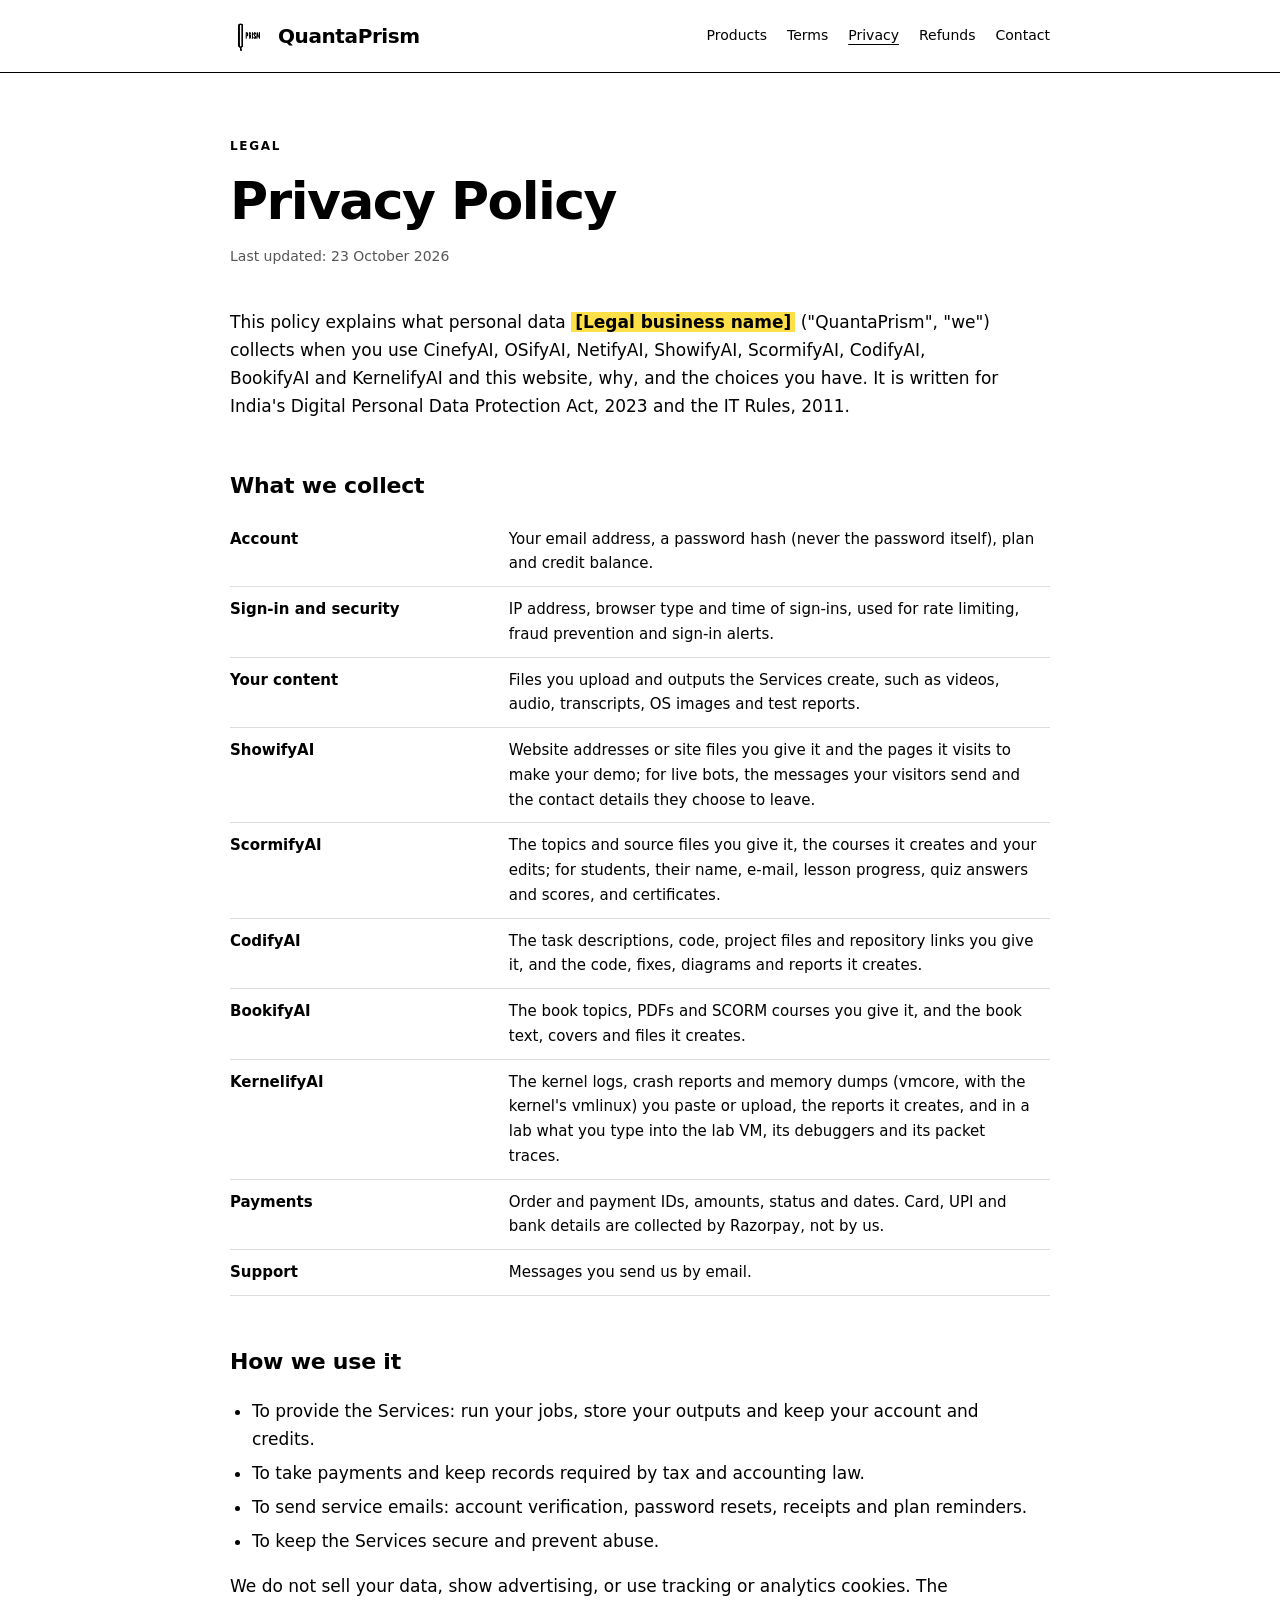
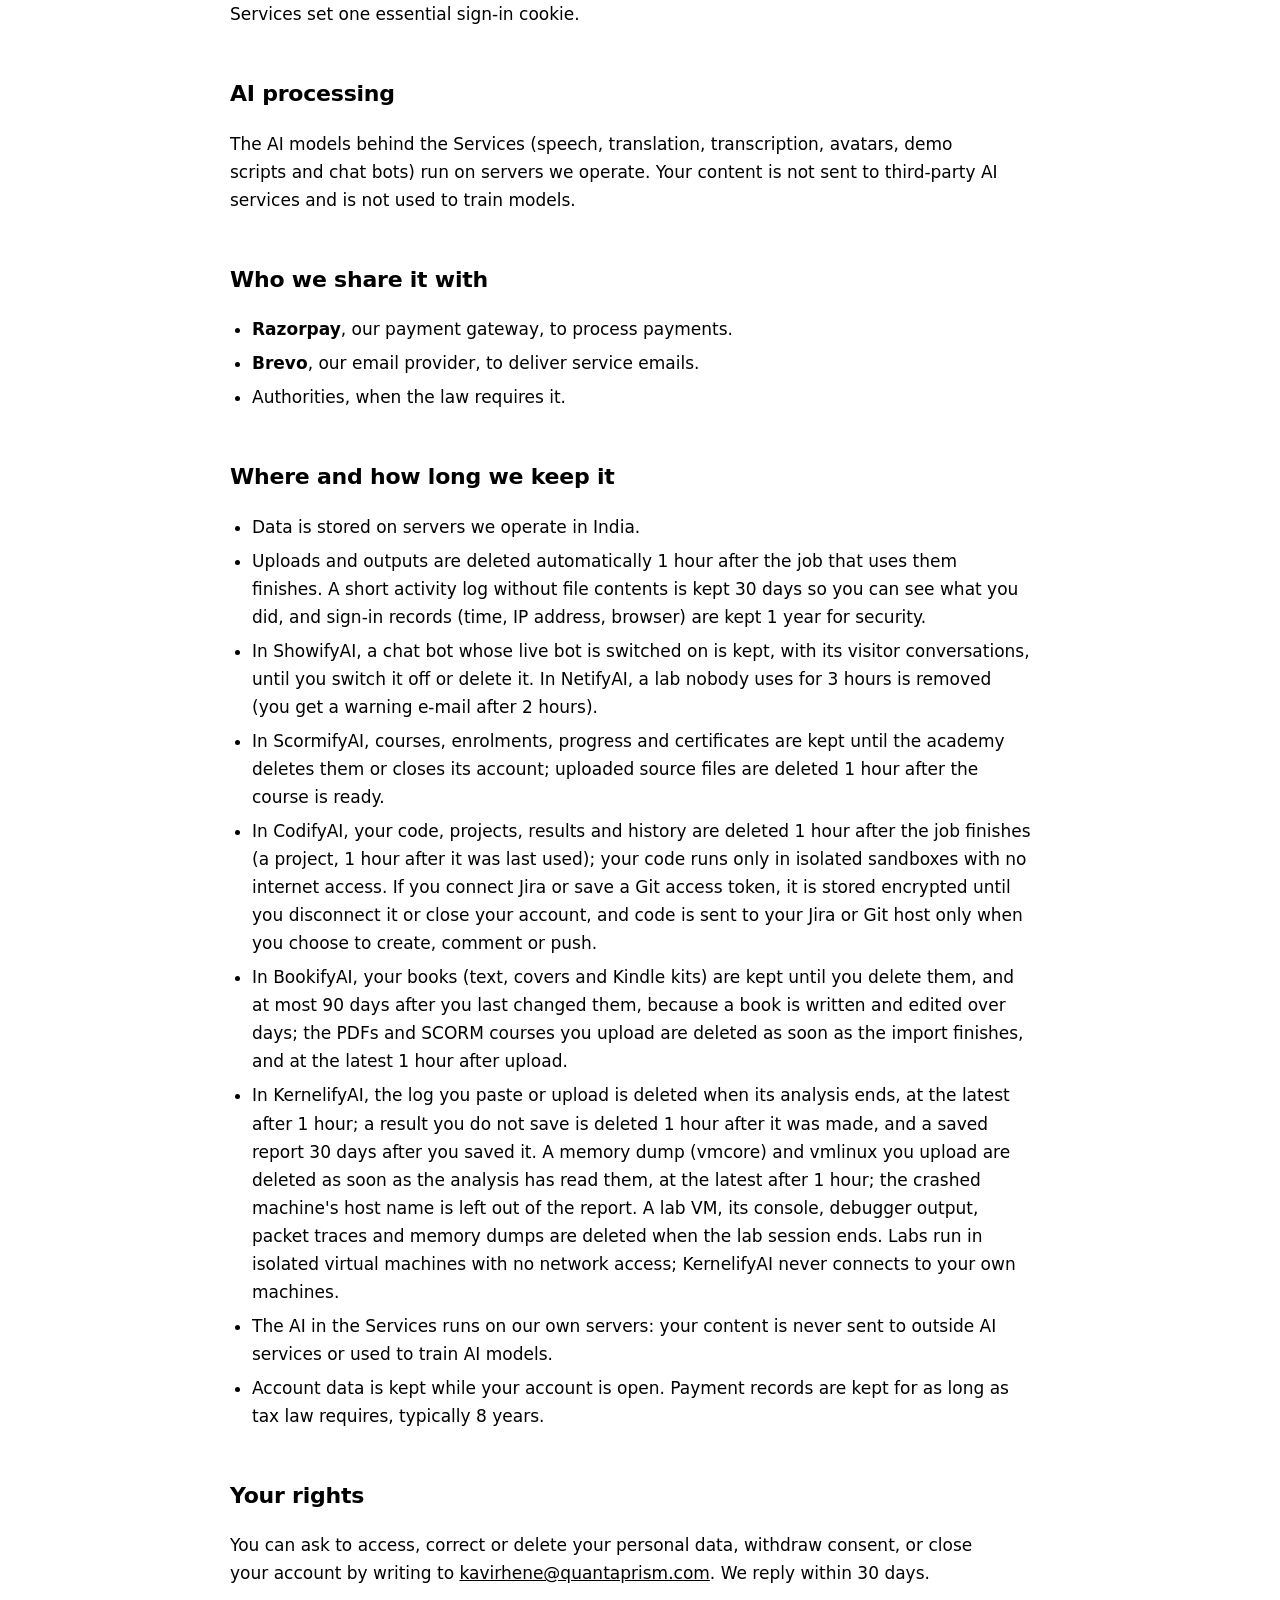
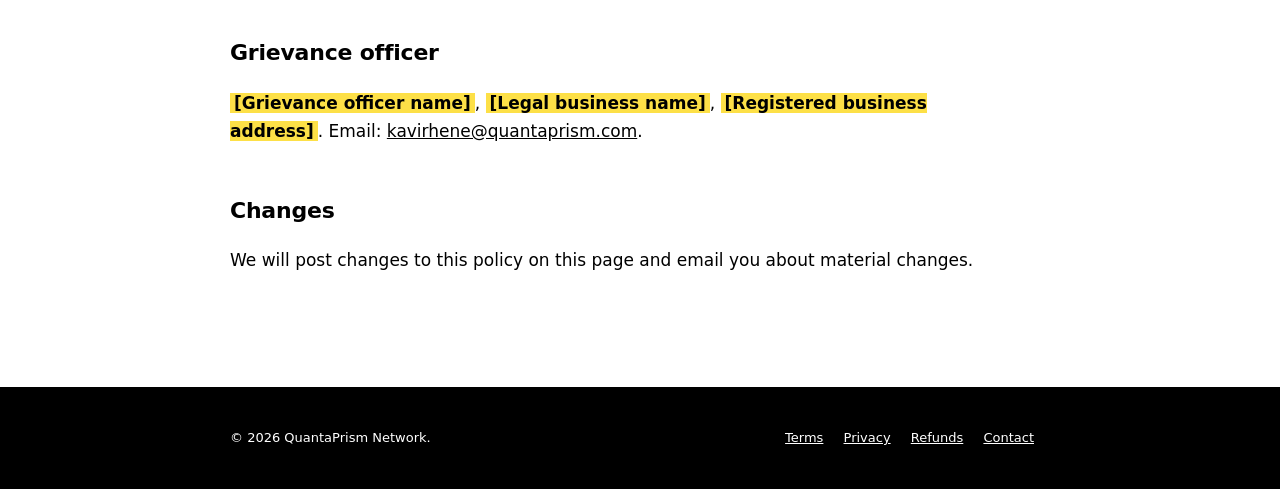
<file: privacy.html>
<!DOCTYPE html>
<html lang="en">
  <head>
    <meta charset="UTF-8" />
    <meta name="viewport" content="width=device-width, initial-scale=1.0" />
    <meta name="description" content="How QuantaPrism collects, uses and protects personal data." />
    <title>QuantaPrism | Privacy Policy</title>
    <link rel="stylesheet" href="assets/policy.css" />
  </head>
  <body>
    <header>
      <div class="container nav">
        <a href="index.html" class="brand" aria-label="QuantaPrism home">
          <img src="assets/quantaprism.png" alt="" />
          <span>QuantaPrism</span>
        </a>
        <nav class="nav-links" aria-label="Policies">
          <a href="products.html">Products</a>
          <a href="terms.html">Terms</a>
          <a href="privacy.html" aria-current="page">Privacy</a>
          <a href="refund.html">Refunds</a>
          <a href="contact.html">Contact</a>
        </nav>
      </div>
    </header>

    <main class="container">
      <div class="eyebrow">Legal</div>
      <h1>Privacy Policy</h1>
      <p class="updated">Last updated: 23 October 2026</p>

      <p>This policy explains what personal data <mark class="fill">[Legal business name]</mark> ("QuantaPrism", "we") collects when you use CinefyAI, OSifyAI, NetifyAI, ShowifyAI, ScormifyAI, CodifyAI, BookifyAI and KernelifyAI and this website,
      why, and the choices you have. It is written for India's Digital Personal Data Protection Act, 2023 and the IT Rules, 2011.</p>

      <h2>What we collect</h2>
      <table>
        <tr><th>Account</th><td>Your email address, a password hash (never the password itself), plan and credit balance.</td></tr>
        <tr><th>Sign-in and security</th><td>IP address, browser type and time of sign-ins, used for rate limiting, fraud prevention and sign-in alerts.</td></tr>
        <tr><th>Your content</th><td>Files you upload and outputs the Services create, such as videos, audio, transcripts, OS images and test reports.</td></tr>
        <tr><th>ShowifyAI</th><td>Website addresses or site files you give it and the pages it visits to make your demo; for live bots, the messages your visitors send and the contact details they choose to leave.</td></tr>
        <tr><th>ScormifyAI</th><td>The topics and source files you give it, the courses it creates and your edits; for students, their name, e-mail, lesson progress, quiz answers and scores, and certificates.</td></tr>
        <tr><th>CodifyAI</th><td>The task descriptions, code, project files and repository links you give it, and the code, fixes, diagrams and reports it creates.</td></tr>
        <tr><th>BookifyAI</th><td>The book topics, PDFs and SCORM courses you give it, and the book text, covers and files it creates.</td></tr>
        <tr><th>KernelifyAI</th><td>The kernel logs, crash reports and memory dumps (vmcore, with the kernel's vmlinux) you paste or upload, the reports it creates, and in a lab what you type into the lab VM, its debuggers and its packet traces.</td></tr>
        <tr><th>Payments</th><td>Order and payment IDs, amounts, status and dates. Card, UPI and bank details are collected by Razorpay, not by us.</td></tr>
        <tr><th>Support</th><td>Messages you send us by email.</td></tr>
      </table>

      <h2>How we use it</h2>
      <ul>
        <li>To provide the Services: run your jobs, store your outputs and keep your account and credits.</li>
        <li>To take payments and keep records required by tax and accounting law.</li>
        <li>To send service emails: account verification, password resets, receipts and plan reminders.</li>
        <li>To keep the Services secure and prevent abuse.</li>
      </ul>
      <p>We do not sell your data, show advertising, or use tracking or analytics cookies. The Services set one essential sign-in cookie.</p>

      <h2>AI processing</h2>
      <p>The AI models behind the Services (speech, translation, transcription, avatars, demo scripts and chat bots) run on servers we operate. Your content is not sent
      to third-party AI services and is not used to train models.</p>

      <h2>Who we share it with</h2>
      <ul>
        <li><strong>Razorpay</strong>, our payment gateway, to process payments.</li>
        <li><strong>Brevo</strong>, our email provider, to deliver service emails.</li>
        <li>Authorities, when the law requires it.</li>
      </ul>

      <h2>Where and how long we keep it</h2>
      <ul>
        <li>Data is stored on servers we operate in India.</li>
        <li>Uploads and outputs are deleted automatically 1 hour after the job that uses them finishes. A short activity log without file contents is kept 30 days so you can see what you did, and sign-in records (time, IP address, browser) are kept 1 year for security.</li>
        <li>In ShowifyAI, a chat bot whose live bot is switched on is kept, with its visitor conversations, until you switch it off or delete it. In NetifyAI, a lab nobody uses for 3 hours is removed (you get a warning e-mail after 2 hours).</li>
        <li>In ScormifyAI, courses, enrolments, progress and certificates are kept until the academy deletes them or closes its account; uploaded source files are deleted 1 hour after the course is ready.</li>
        <li>In CodifyAI, your code, projects, results and history are deleted 1 hour after the job finishes (a project, 1 hour after it was last used); your code runs only in isolated sandboxes with no internet access. If you connect Jira or save a Git access token, it is stored encrypted until you disconnect it or close your account, and code is sent to your Jira or Git host only when you choose to create, comment or push.</li>
        <li>In BookifyAI, your books (text, covers and Kindle kits) are kept until you delete them, and at most 90 days after you last changed them, because a book is written and edited over days; the PDFs and SCORM courses you upload are deleted as soon as the import finishes, and at the latest 1 hour after upload.</li>
        <li>In KernelifyAI, the log you paste or upload is deleted when its analysis ends, at the latest after 1 hour; a result you do not save is deleted 1 hour after it was made, and a saved report 30 days after you saved it. A memory dump (vmcore) and vmlinux you upload are deleted as soon as the analysis has read them, at the latest after 1 hour; the crashed machine's host name is left out of the report. A lab VM, its console, debugger output, packet traces and memory dumps are deleted when the lab session ends. Labs run in isolated virtual machines with no network access; KernelifyAI never connects to your own machines.</li>
        <li>The AI in the Services runs on our own servers: your content is never sent to outside AI services or used to train AI models.</li>
        <li>Account data is kept while your account is open. Payment records are kept for as long as tax law requires, typically 8 years.</li>
      </ul>

      <h2>Your rights</h2>
      <p>You can ask to access, correct or delete your personal data, withdraw consent, or close your account by writing to <a href="mailto:kavirhene@quantaprism.com">kavirhene@quantaprism.com</a>.
      We reply within 30 days.</p>

      <h2>Grievance officer</h2>
      <p><mark class="fill">[Grievance officer name]</mark>, <mark class="fill">[Legal business name]</mark>, <mark class="fill">[Registered business address]</mark>. Email: <a href="mailto:kavirhene@quantaprism.com">kavirhene@quantaprism.com</a>.</p>

      <h2>Changes</h2>
      <p>We will post changes to this policy on this page and email you about material changes.</p>
    </main>

    <footer>
      <div class="container">
        <span>© 2026 QuantaPrism Network.</span>
        <span><a href="terms.html">Terms</a> <a href="privacy.html">Privacy</a> <a href="refund.html">Refunds</a> <a href="contact.html">Contact</a></span>
      </div>
    </footer>
  </body>
</html>
</file>
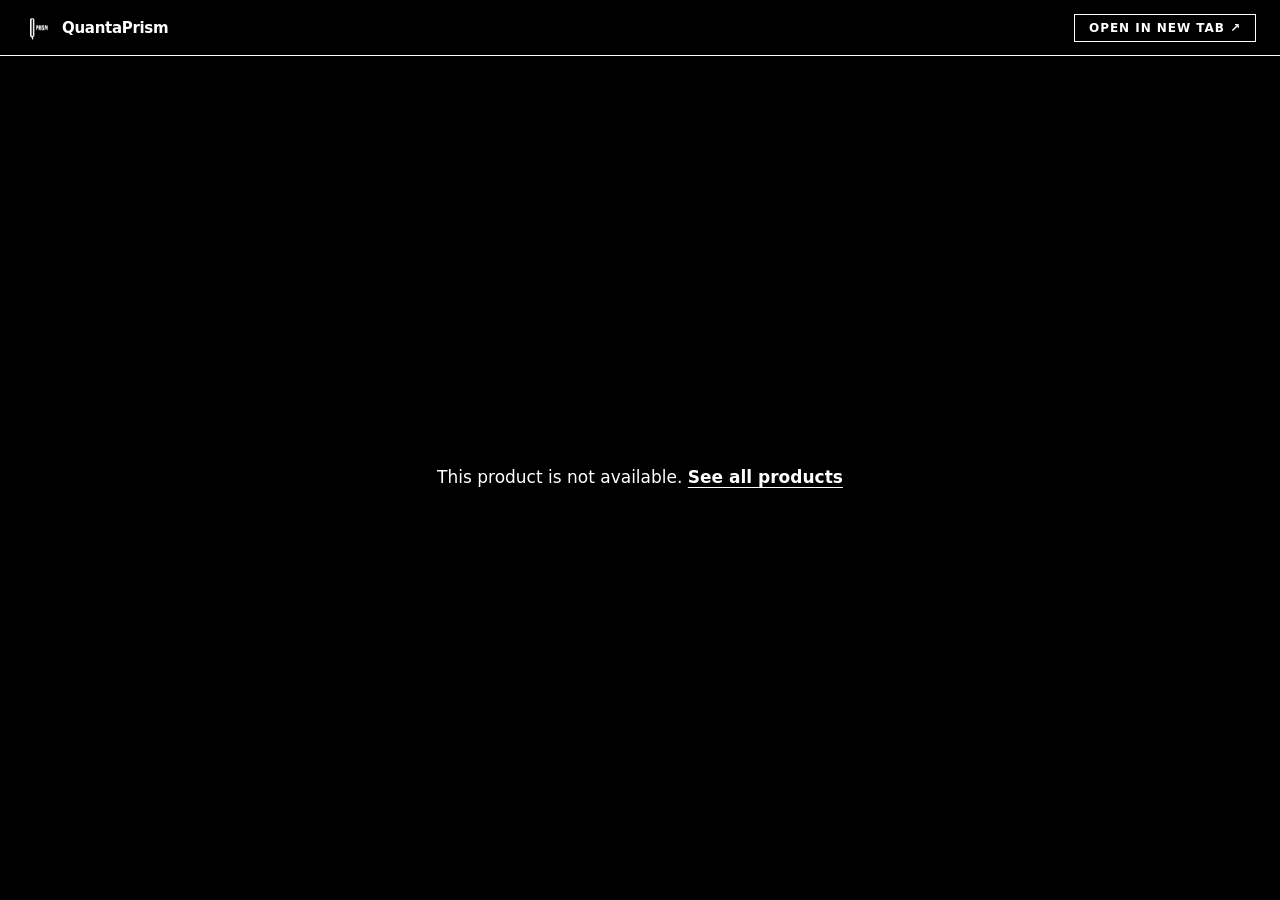
<file: product.html>
<!DOCTYPE html>
<html lang="en">
  <head>
    <meta charset="UTF-8" />
    <meta name="viewport" content="width=device-width, initial-scale=1.0" />
    <title>QuantaPrism | Product</title>
    <style>
      :root {
        --bg: #000;
        --fg: #fff;
        --font: "SF Pro Display", "SF Pro Text", -apple-system, BlinkMacSystemFont, system-ui, sans-serif;
        --bar: 56px;
      }

      * { box-sizing: border-box; }

      html, body { height: 100%; }

      body {
        margin: 0;
        display: flex;
        flex-direction: column;
        background: var(--bg);
        color: var(--fg);
        font-family: var(--font);
        font-size: 15px;
        -webkit-font-smoothing: antialiased;
      }

      a { color: inherit; text-decoration: none; }

      header {
        flex: 0 0 var(--bar);
        display: flex;
        align-items: center;
        gap: 24px;
        padding: 0 24px;
        border-bottom: 1px solid var(--fg);
      }

      .brand {
        display: inline-flex;
        align-items: center;
        gap: 10px;
        font-weight: 700;
        letter-spacing: -0.02em;
        white-space: nowrap;
      }

      .brand img {
        width: 28px;
        height: 28px;
        object-fit: cover;
        filter: grayscale(1) contrast(1.2) invert(1);
      }

      .tabs {
        display: flex;
        gap: 20px;
        flex: 1;
        min-width: 0;
        overflow-x: auto;
        font-size: 14px;
        white-space: nowrap;
        scrollbar-width: none;
      }

      .tabs::-webkit-scrollbar { display: none; }

      .tabs a { padding: 4px 0; border-bottom: 2px solid transparent; }
      .tabs a:hover { border-bottom-color: var(--fg); }
      .tabs a[aria-current="page"] { font-weight: 600; border-bottom-color: var(--fg); }

      .pill {
        display: inline-flex;
        align-items: center;
        border: 1px solid var(--fg);
        padding: 6px 14px;
        font-size: 12px;
        font-weight: 600;
        letter-spacing: 0.08em;
        text-transform: uppercase;
        white-space: nowrap;
      }

      .pill:hover { background: var(--fg); color: var(--bg); }

      .demo-bar {
        flex: 0 0 auto;
        padding: 6px 24px;
        background: #422006;
        color: #fde68a;
        font-size: 13px;
        text-align: center;
      }

      main { flex: 1; display: flex; min-height: 0; }

      iframe {
        flex: 1;
        width: 100%;
        border: 0;
        background: #fff;
      }

      .message {
        margin: auto;
        max-width: 560px;
        padding: 48px 24px;
        text-align: center;
        font-size: 17px;
        line-height: 1.6;
      }

      .message a { font-weight: 600; text-decoration: underline; text-underline-offset: 4px; }

      @media (max-width: 700px) {
        header { gap: 16px; padding: 0 16px; }
        .brand span { display: none; }
        .pill { padding: 6px 10px; font-size: 11px; }
        .pill .long { display: none; }
      }
    </style>
  </head>
  <body>
    <header>
      <a class="brand" href="products.html" aria-label="All QuantaPrism products">
        <img src="assets/quantaprism.png" alt="" />
        <span>QuantaPrism</span>
      </a>
      <nav class="tabs" id="tabs" aria-label="Products"></nav>
      <a class="pill" id="open-tab" target="_blank" rel="noopener" hidden><span class="long">Open in&nbsp;</span>new tab ↗</a>
    </header>

    <div class="demo-bar" id="demoBar" hidden>Demo mode: payments run in Razorpay test mode, so no real money is charged.</div>

    <main id="main"></main>

    <script src="products.js"></script>
    <script>
      (function () {
        const id = new URLSearchParams(location.search).get("id");
        const found = window.qpFindProduct(id);
        const main = document.getElementById("main");

        if (!found || !found.product.url || found.product.comingSoon) {
          const msg = document.createElement("div");
          msg.className = "message";
          msg.textContent = found && found.product.comingSoon ? found.product.name + " is coming soon. " : "This product is not available. ";
          const back = document.createElement("a");
          back.href = "products.html";
          back.textContent = "See all products";
          msg.appendChild(back);
          main.appendChild(msg);
          return;
        }

        const { category, product } = found;
        document.getElementById("demoBar").hidden = window.QP_PAYMENTS_MODE !== "test";
        document.title = "QuantaPrism | " + product.name;

        // Tabs for the other products in the same category.
        const tabs = document.getElementById("tabs");
        for (const p of category.products) {
          if (!p.url || p.comingSoon) continue;
          const a = document.createElement("a");
          a.href = "product.html?id=" + encodeURIComponent(p.id);
          a.textContent = p.name;
          if (p.id === product.id) a.setAttribute("aria-current", "page");
          tabs.appendChild(a);
        }

        // Payments and some browsers' privacy settings work better outside a frame.
        const openTab = document.getElementById("open-tab");
        openTab.href = product.url;
        openTab.hidden = false;

        const frame = document.createElement("iframe");
        frame.src = product.url;
        frame.title = product.name;
        frame.allow = "fullscreen; clipboard-read; clipboard-write; payment; autoplay";
        main.appendChild(frame);
      })();
    </script>
  </body>
</html>
</file>
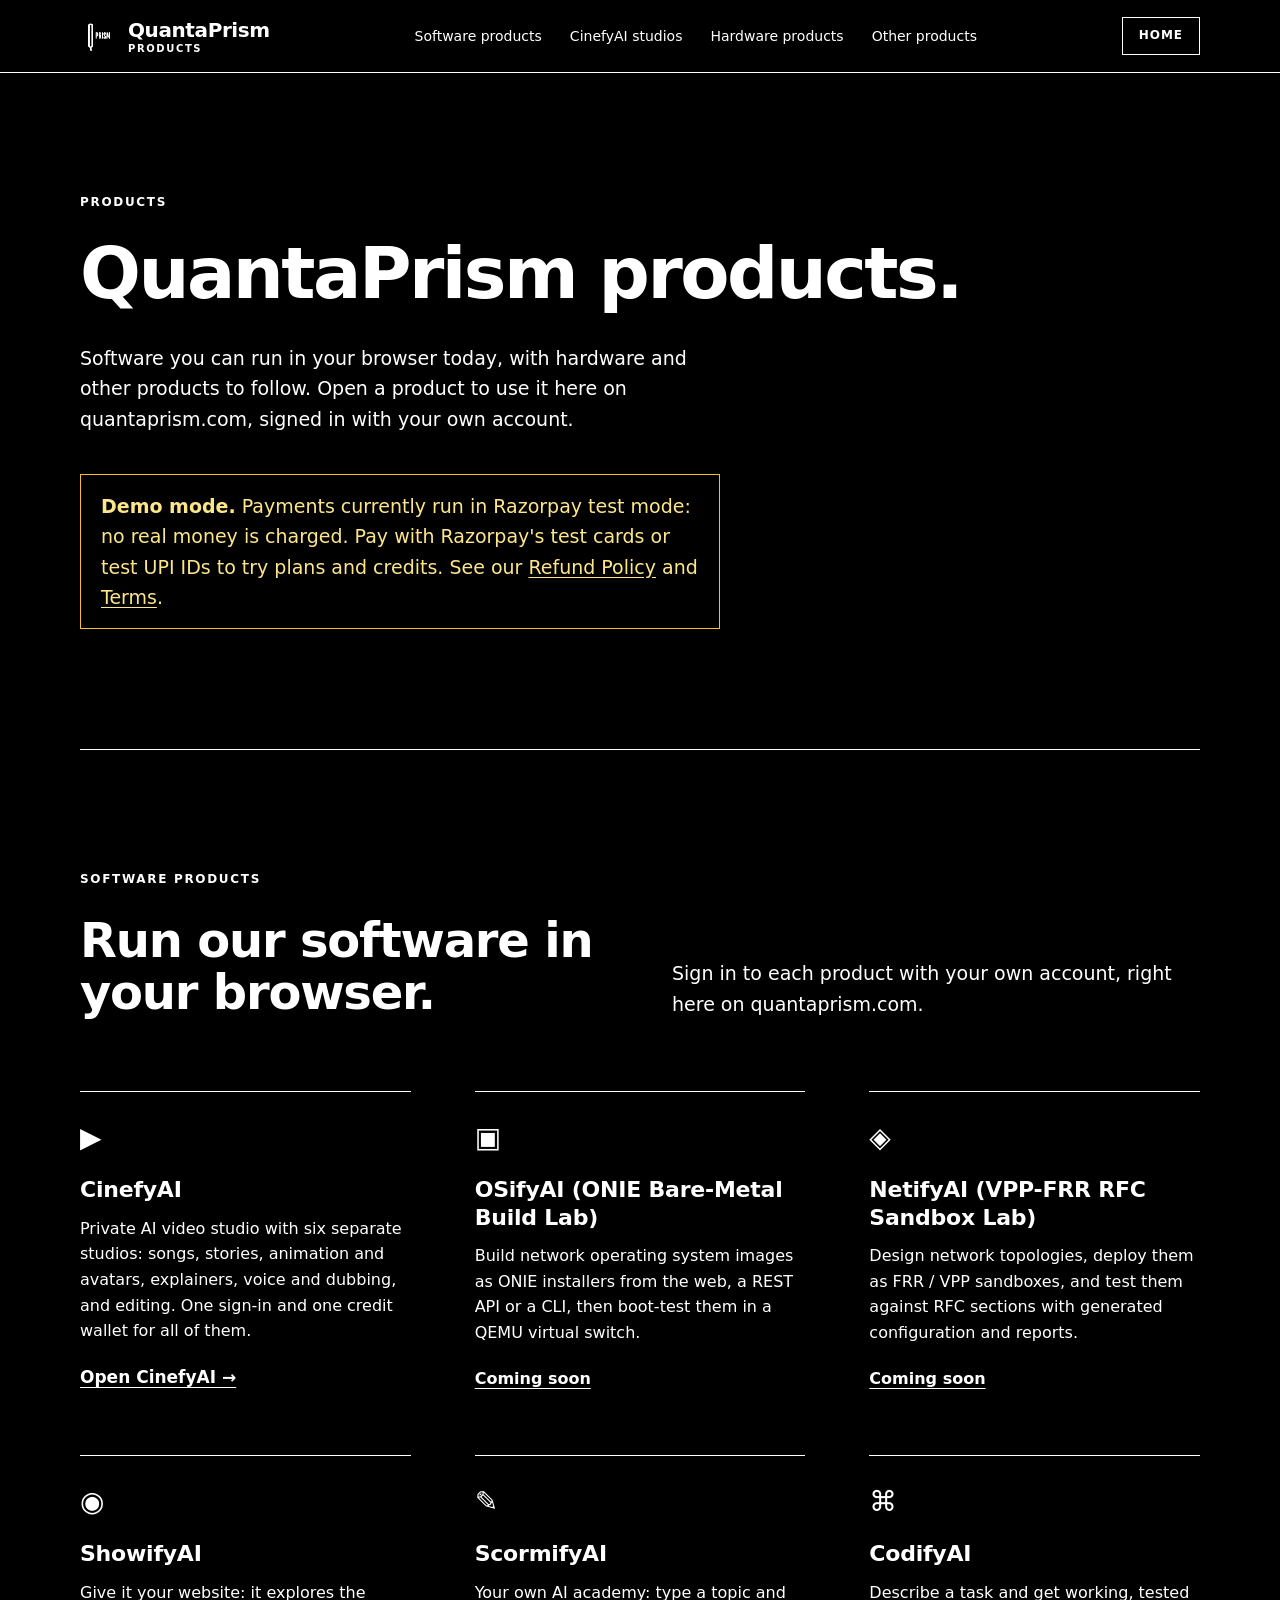
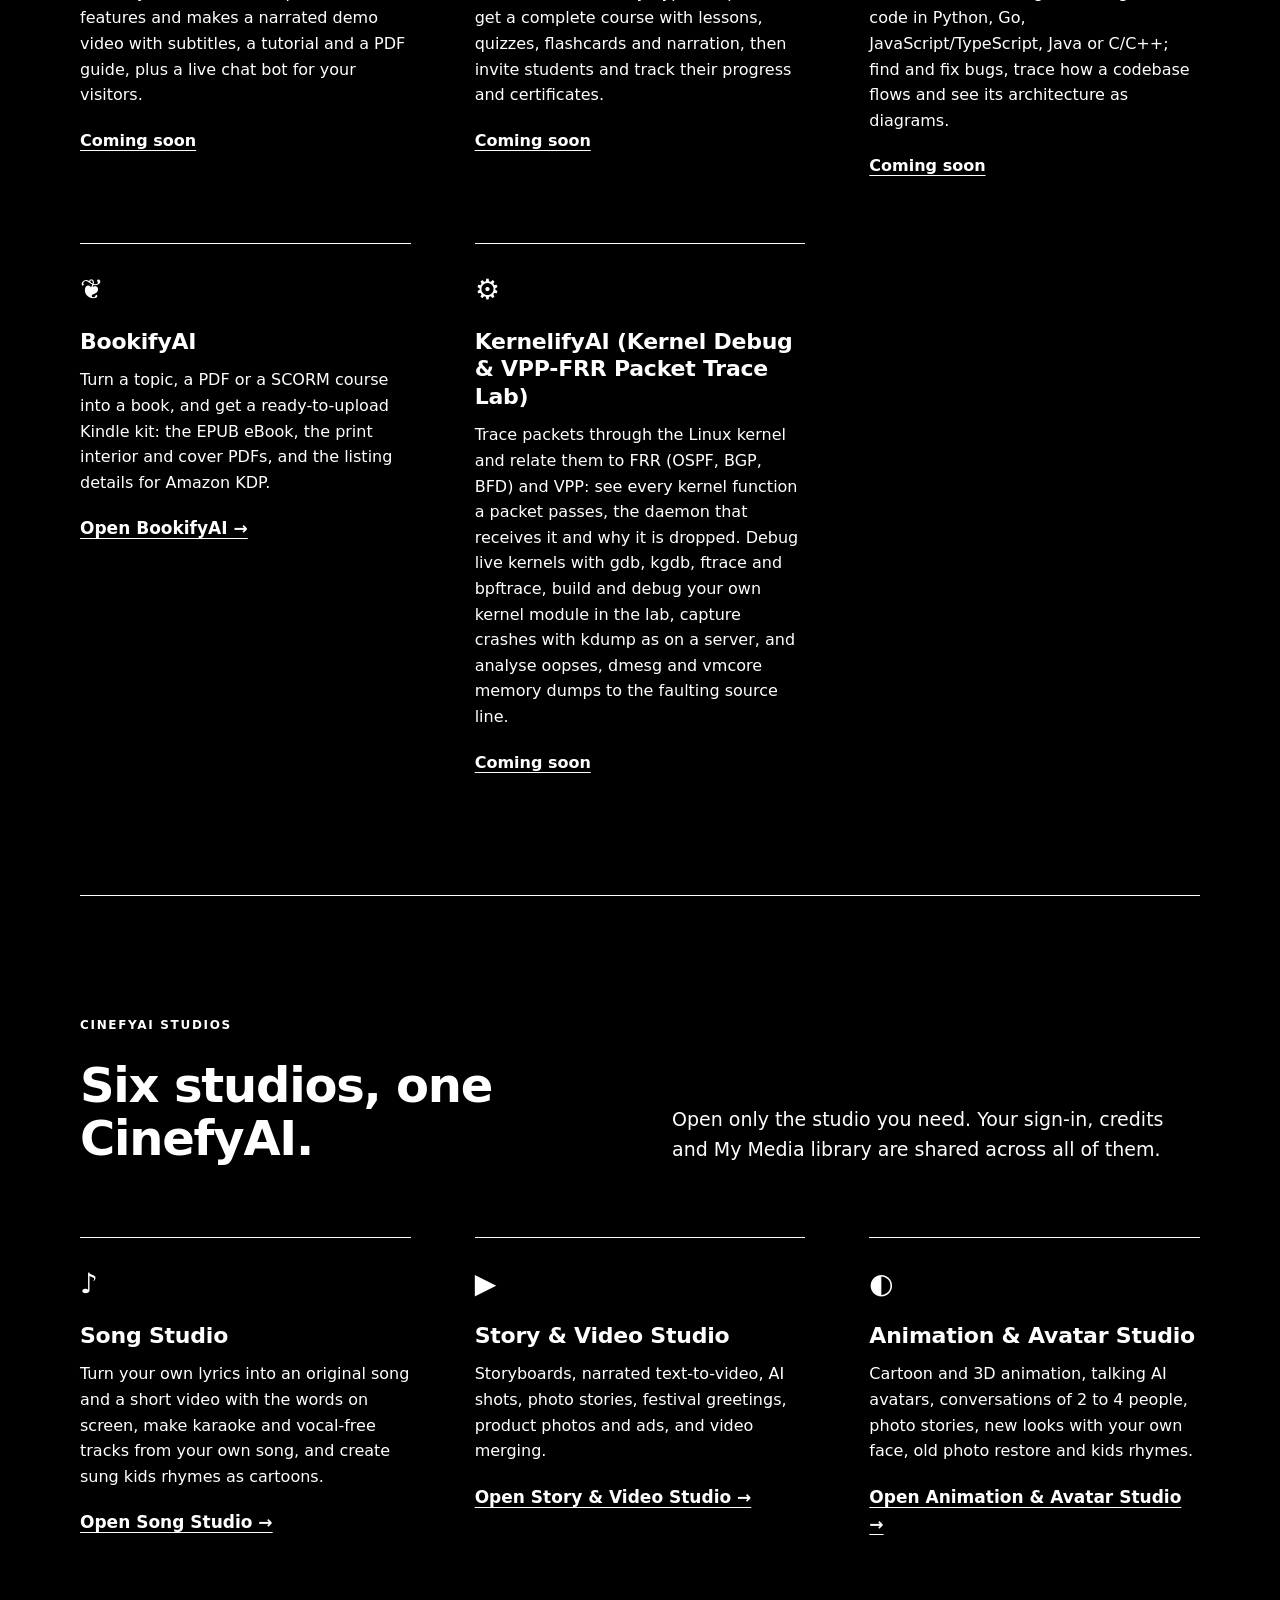
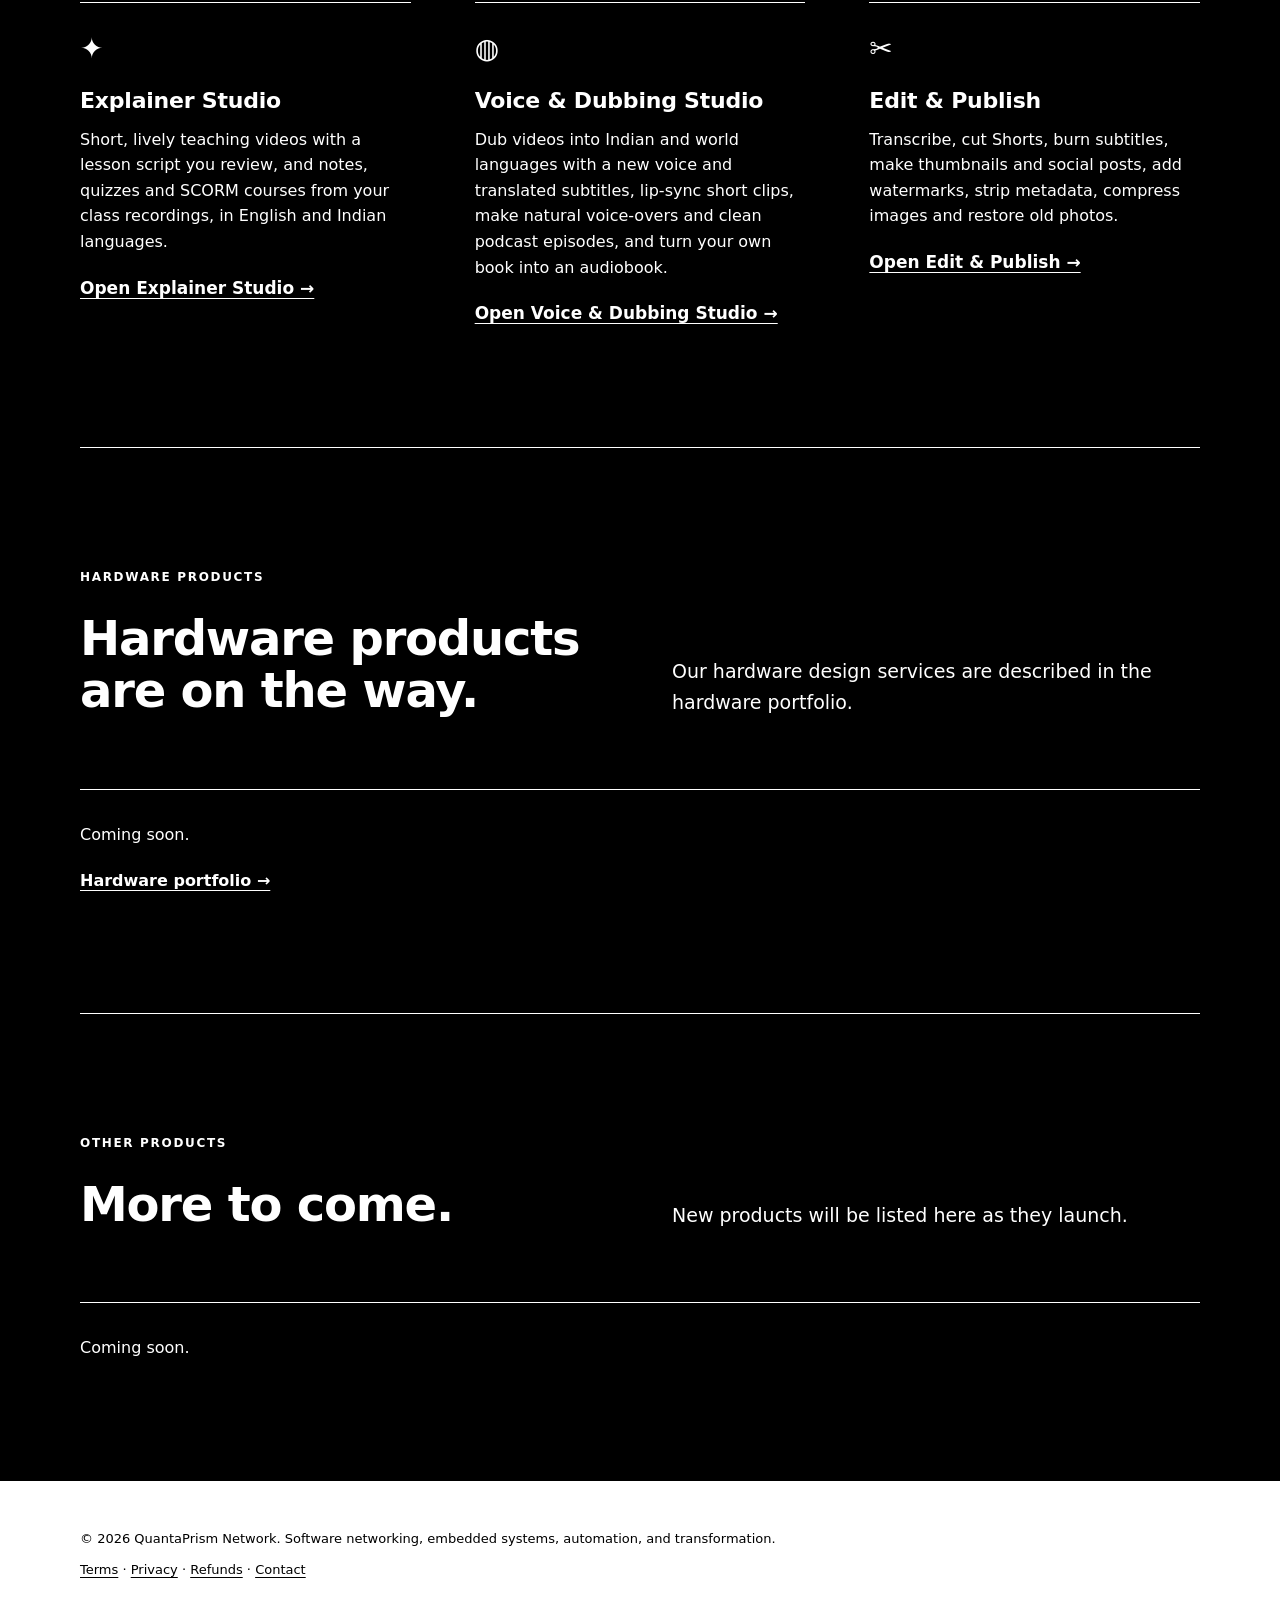
<file: products.html>
<!DOCTYPE html>
<html lang="en">
  <head>
    <meta charset="UTF-8" />
    <meta name="viewport" content="width=device-width, initial-scale=1.0" />
    <meta
      name="description"
      content="QuantaPrism products: software you can run in your browser, with hardware and other products to follow."
    />
    <title>QuantaPrism | Products</title>
    <style>
      :root {
        --bg: #000;
        --fg: #fff;
        --font: "SF Pro Display", "SF Pro Text", -apple-system, BlinkMacSystemFont, system-ui, sans-serif;
        --gap: 120px;
      }

      * { box-sizing: border-box; }

      html { scroll-behavior: smooth; }

      body {
        margin: 0;
        background: var(--bg);
        color: var(--fg);
        font-family: var(--font);
        font-size: 17px;
        line-height: 1.6;
        -webkit-font-smoothing: antialiased;
      }

      a { color: inherit; text-decoration: none; }
      img { max-width: 100%; display: block; }

      .container {
        width: min(1120px, calc(100% - 48px));
        margin: 0 auto;
      }

      /* Header */
      header {
        position: sticky;
        top: 0;
        z-index: 50;
        background: var(--bg);
        border-bottom: 1px solid var(--fg);
      }

      .nav {
        display: flex;
        align-items: center;
        justify-content: space-between;
        min-height: 72px;
        gap: 24px;
      }

      .brand {
        display: inline-flex;
        align-items: center;
        gap: 12px;
      }

      .brand-mark {
        width: 36px;
        height: 36px;
        object-fit: cover;
        filter: grayscale(1) contrast(1.2) invert(1);
      }

      .brand-text {
        display: flex;
        flex-direction: column;
        line-height: 1.1;
      }

      .brand-text strong {
        font-size: 20px;
        font-weight: 700;
        letter-spacing: -0.02em;
      }

      .brand-text span {
        font-size: 10px;
        font-weight: 600;
        letter-spacing: 0.16em;
        text-transform: uppercase;
        margin-top: 2px;
      }

      .nav-links {
        display: flex;
        align-items: center;
        gap: 28px;
        font-size: 14px;
      }

      .nav-links a:hover { text-decoration: underline; }

      .pill {
        display: inline-flex;
        align-items: center;
        border: 1px solid var(--fg);
        padding: 8px 16px;
        font-size: 12px;
        font-weight: 600;
        letter-spacing: 0.08em;
        text-transform: uppercase;
        white-space: nowrap;
      }

      .pill:hover { background: var(--fg); color: var(--bg); }

      /* Type */
      .eyebrow {
        display: block;
        font-size: 12px;
        font-weight: 600;
        letter-spacing: 0.14em;
        text-transform: uppercase;
        margin-bottom: 24px;
      }

      h1 {
        font-size: clamp(44px, 5.6vw, 76px);
        font-weight: 700;
        line-height: 1.04;
        letter-spacing: -0.035em;
        margin: 0 0 32px;
      }

      h2 {
        font-size: clamp(32px, 4vw, 48px);
        font-weight: 600;
        line-height: 1.1;
        letter-spacing: -0.025em;
        margin: 0;
      }

      h3 {
        font-size: 22px;
        font-weight: 600;
        letter-spacing: -0.01em;
        line-height: 1.25;
        margin: 0 0 12px;
      }

      p { margin: 0; }

      /* Layout */
      section {
        padding: var(--gap) 0;
        border-top: 1px solid var(--fg);
      }

      .hero { border-top: 0; }
      .hero p { font-size: 19px; max-width: 640px; }

      .section-head {
        display: grid;
        grid-template-columns: 1fr 1fr;
        align-items: end;
        gap: 64px;
        margin-bottom: 72px;
      }

      .section-head p { font-size: 19px; max-width: 520px; }

      .product-grid {
        display: grid;
        grid-template-columns: repeat(3, minmax(0, 1fr));
        gap: 64px;
      }

      .card {
        display: flex;
        flex-direction: column;
        border-top: 1px solid var(--fg);
        padding-top: 32px;
      }

      .card-icon {
        display: block;
        font-size: 28px;
        line-height: 1;
        margin-bottom: 24px;
      }

      .card p { font-size: 16px; }

      .product-link {
        display: inline-block;
        margin-top: 20px;
        font-weight: 600;
        text-decoration: underline;
        text-underline-offset: 4px;
      }

      .demo-banner {
        border: 1px solid #fbbf24;
        color: #fde68a;
        padding: 16px 20px;
        margin-top: 40px;
        font-size: 15px;
        max-width: 760px;
      }

      .demo-banner a { text-decoration: underline; text-underline-offset: 3px; }

      .coming-soon {
        border-top: 1px solid var(--fg);
        padding-top: 32px;
        font-size: 16px;
      }

      .coming-soon a {
        display: inline-block;
        margin-top: 20px;
        font-weight: 600;
        text-decoration: underline;
        text-underline-offset: 4px;
      }

      /* Footer */
      footer {
        background: var(--fg);
        color: var(--bg);
        padding: 48px 0;
        font-size: 13px;
      }

      @media (max-width: 900px) {
        :root { --gap: 80px; }

        .section-head,
        .product-grid { grid-template-columns: 1fr; }

        .section-head { gap: 24px; margin-bottom: 48px; }
        .product-grid { gap: 48px; }
        .nav-links { display: none; }
        .hero p { font-size: 18px; }
        .pill { padding: 8px 12px; font-size: 11px; }
      }
      footer .policy-links { margin-top: 10px; }
      footer .policy-links a { text-decoration: underline; text-underline-offset: 3px; }
    </style>
  </head>
  <body>
    <header>
      <div class="container nav">
        <a href="index.html" class="brand" aria-label="QuantaPrism Network home">
          <img class="brand-mark" src="assets/quantaprism.png" alt="QuantaPrism Network logo" />
          <span class="brand-text">
            <strong>QuantaPrism</strong>
            <span>Products</span>
          </span>
        </a>

        <nav class="nav-links" aria-label="Product categories" id="category-nav"></nav>

        <a class="pill" href="index.html">Home</a>
      </div>
    </header>

    <main class="container">
      <section class="hero">
        <div class="eyebrow">Products</div>
        <h1>QuantaPrism products.</h1>
        <p>
          Software you can run in your browser today, with hardware and other products to follow. Open a product to use it
          here on quantaprism.com, signed in with your own account.
        </p>
        <p class="demo-banner" id="demoBanner" hidden>
          <strong>Demo mode.</strong> Payments currently run in Razorpay test mode: no real money is charged. Pay with Razorpay's test
          cards or test UPI IDs to try plans and credits. See our <a href="refund.html">Refund Policy</a> and <a href="terms.html">Terms</a>.
        </p>
      </section>

      <div id="categories"></div>

      <noscript>
        <section>
          <h2>Software products</h2>
          <p>Coming soon except CinefyAI and BookifyAI:</p>
          <p>
            <a class="product-link" href="https://cinefy.quantaprism.com/">CinefyAI</a> ·
            OSifyAI ·
            NetifyAI ·
            ShowifyAI ·
            ScormifyAI ·
            CodifyAI ·
            <a class="product-link" href="https://book.quantaprism.com/">BookifyAI</a> ·
            KernelifyAI
          </p>
        </section>
        <section>
          <h2>CinefyAI studios</h2>
          <p>
            <a class="product-link" href="https://song.quantaprism.com/">Song Studio</a> ·
            <a class="product-link" href="https://story.quantaprism.com/">Story &amp; Video Studio</a> ·
            <a class="product-link" href="https://animate.quantaprism.com/">Animation &amp; Avatar Studio</a> ·
            <a class="product-link" href="https://explain.quantaprism.com/">Explainer Studio</a> ·
            <a class="product-link" href="https://dub.quantaprism.com/">Voice &amp; Dubbing Studio</a> ·
            <a class="product-link" href="https://edit.quantaprism.com/">Edit &amp; Publish</a>
          </p>
        </section>
      </noscript>
    </main>

    <footer>
      <div class="container">© 2026 QuantaPrism Network. Software networking, embedded systems, automation, and transformation.<nav class="policy-links" aria-label="Policies"><a href="terms.html">Terms</a> · <a href="privacy.html">Privacy</a> · <a href="refund.html">Refunds</a> · <a href="contact.html">Contact</a></nav></div>
    </footer>

    <script src="products.js"></script>
    <script>
      (function () {
        document.getElementById("demoBanner").hidden = window.QP_PAYMENTS_MODE !== "test";
        const nav = document.getElementById("category-nav");
        const root = document.getElementById("categories");

        function el(tag, className, text) {
          const node = document.createElement(tag);
          if (className) node.className = className;
          if (text) node.textContent = text;
          return node;
        }

        for (const category of window.QP_PRODUCT_CATEGORIES) {
          const navLink = el("a", "", category.title);
          navLink.href = "#" + category.id;
          nav.appendChild(navLink);

          const section = el("section");
          section.id = category.id;

          const head = el("div", "section-head");
          const titles = el("div");
          titles.appendChild(el("div", "eyebrow", category.title));
          titles.appendChild(el("h2", "", category.heading));
          head.appendChild(titles);
          head.appendChild(el("p", "", category.intro));
          section.appendChild(head);

          if (category.products.length === 0) {
            const soon = el("div", "coming-soon", "Coming soon.");
            if (category.more) {
              soon.appendChild(document.createElement("br"));
              const more = el("a", "", category.more.label);
              more.href = category.more.href;
              soon.appendChild(more);
            }
            section.appendChild(soon);
          } else {
            const grid = el("div", "product-grid");
            for (const product of category.products) {
              const card = el("article", "card");
              card.appendChild(el("div", "card-icon", product.icon || "◆"));
              card.appendChild(el("h3", "", product.name));
              card.appendChild(el("p", "", product.summary));
              if ((product.url || product.link) && !product.comingSoon) {
                const open = el("a", "product-link", "Open " + product.name + " →");
                open.href = product.url ? "product.html?id=" + encodeURIComponent(product.id) : product.link;
                card.appendChild(open);
              } else {
                card.appendChild(el("p", "product-link", "Coming soon"));
              }
              grid.appendChild(card);
            }
            section.appendChild(grid);
          }
          root.appendChild(section);
        }

        // The sections exist only now, so jump to a #category link again.
        if (location.hash) {
          const target = document.getElementById(location.hash.slice(1));
          if (target) target.scrollIntoView();
        }
      })();
    </script>
  </body>
</html>
</file>
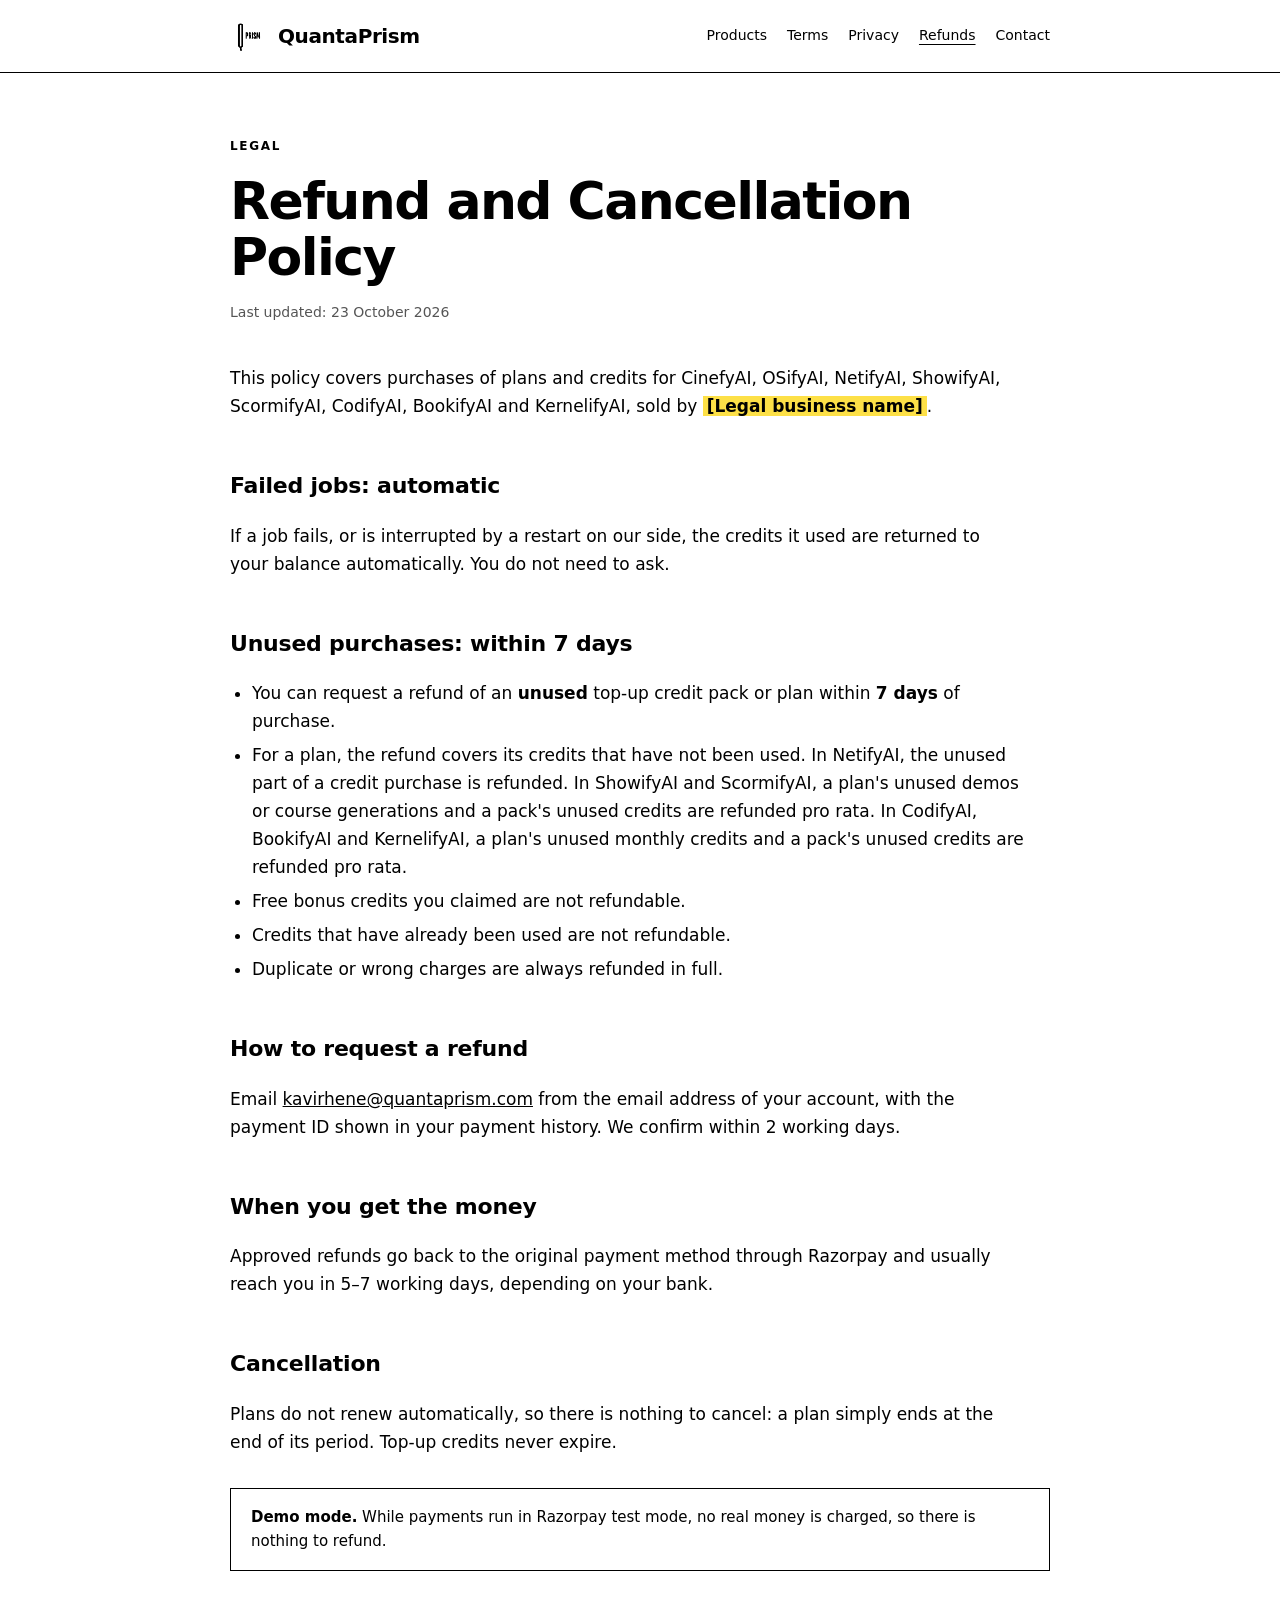
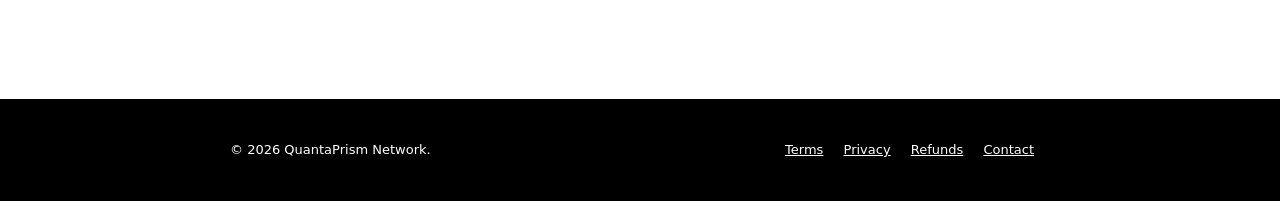
<file: refund.html>
<!DOCTYPE html>
<html lang="en">
  <head>
    <meta charset="UTF-8" />
    <meta name="viewport" content="width=device-width, initial-scale=1.0" />
    <meta name="description" content="Refund and cancellation policy for QuantaPrism plans and credits." />
    <title>QuantaPrism | Refund Policy</title>
    <link rel="stylesheet" href="assets/policy.css" />
  </head>
  <body>
    <header>
      <div class="container nav">
        <a href="index.html" class="brand" aria-label="QuantaPrism home">
          <img src="assets/quantaprism.png" alt="" />
          <span>QuantaPrism</span>
        </a>
        <nav class="nav-links" aria-label="Policies">
          <a href="products.html">Products</a>
          <a href="terms.html">Terms</a>
          <a href="privacy.html">Privacy</a>
          <a href="refund.html" aria-current="page">Refunds</a>
          <a href="contact.html">Contact</a>
        </nav>
      </div>
    </header>

    <main class="container">
      <div class="eyebrow">Legal</div>
      <h1>Refund and Cancellation Policy</h1>
      <p class="updated">Last updated: 23 October 2026</p>

      <p>This policy covers purchases of plans and credits for CinefyAI, OSifyAI, NetifyAI, ShowifyAI, ScormifyAI, CodifyAI, BookifyAI and KernelifyAI, sold by <mark class="fill">[Legal business name]</mark>.</p>

      <h2>Failed jobs: automatic</h2>
      <p>If a job fails, or is interrupted by a restart on our side, the credits it used are returned to your balance automatically.
      You do not need to ask.</p>

      <h2>Unused purchases: within 7 days</h2>
      <ul>
        <li>You can request a refund of an <strong>unused</strong> top-up credit pack or plan within <strong>7 days</strong> of purchase.</li>
        <li>For a plan, the refund covers its credits that have not been used. In NetifyAI, the unused part of a credit purchase is refunded. In ShowifyAI and ScormifyAI, a plan's unused demos or course generations and a pack's unused credits are refunded pro rata. In CodifyAI, BookifyAI and KernelifyAI, a plan's unused monthly credits and a pack's unused credits are refunded pro rata.</li>
        <li>Free bonus credits you claimed are not refundable.</li>
        <li>Credits that have already been used are not refundable.</li>
        <li>Duplicate or wrong charges are always refunded in full.</li>
      </ul>

      <h2>How to request a refund</h2>
      <p>Email <a href="mailto:kavirhene@quantaprism.com">kavirhene@quantaprism.com</a> from the email address of your account, with the payment ID shown in your payment history. We confirm within
      2 working days.</p>

      <h2>When you get the money</h2>
      <p>Approved refunds go back to the original payment method through Razorpay and usually reach you in 5–7 working days, depending on
      your bank.</p>

      <h2>Cancellation</h2>
      <p>Plans do not renew automatically, so there is nothing to cancel: a plan simply ends at the end of its period. Top-up credits never expire.</p>

      <div class="notice"><strong>Demo mode.</strong> While payments run in Razorpay test mode, no real money is charged, so there is nothing to refund.</div>
    </main>

    <footer>
      <div class="container">
        <span>© 2026 QuantaPrism Network.</span>
        <span><a href="terms.html">Terms</a> <a href="privacy.html">Privacy</a> <a href="refund.html">Refunds</a> <a href="contact.html">Contact</a></span>
      </div>
    </footer>
  </body>
</html>
</file>
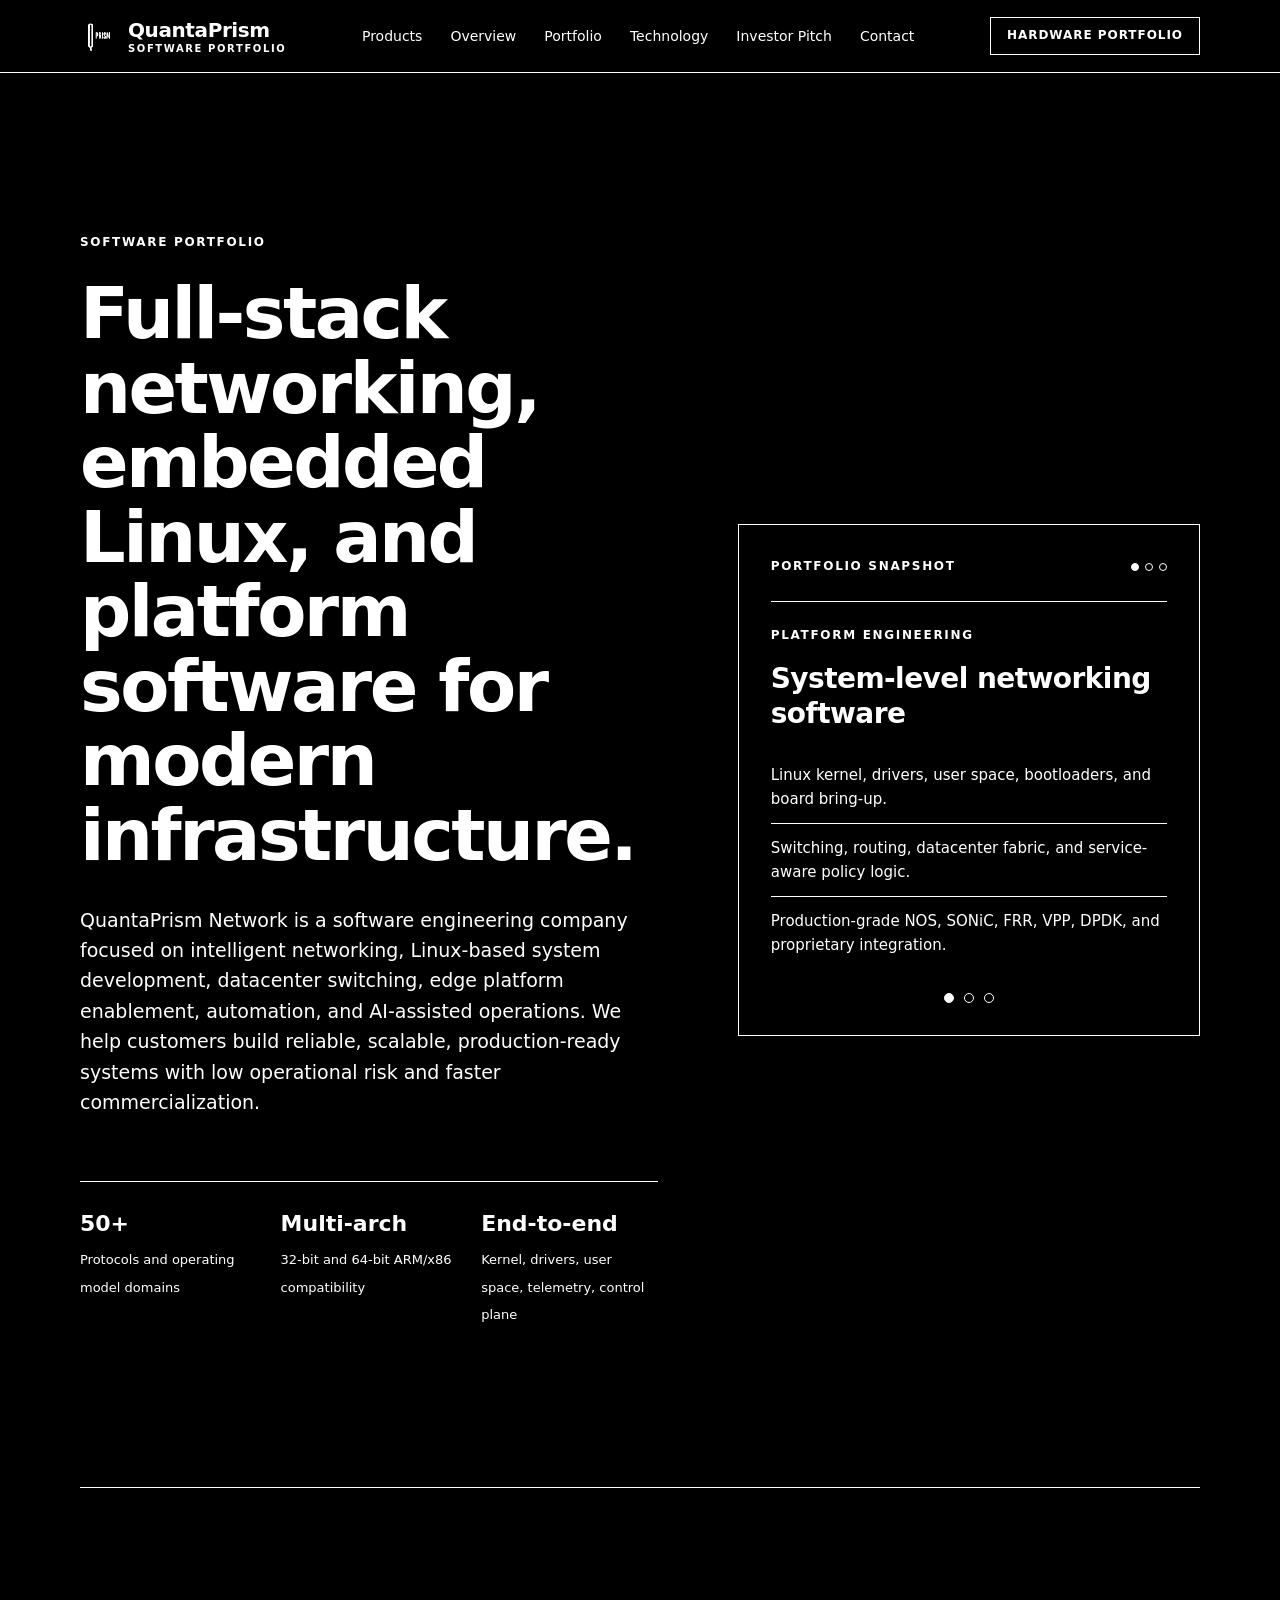
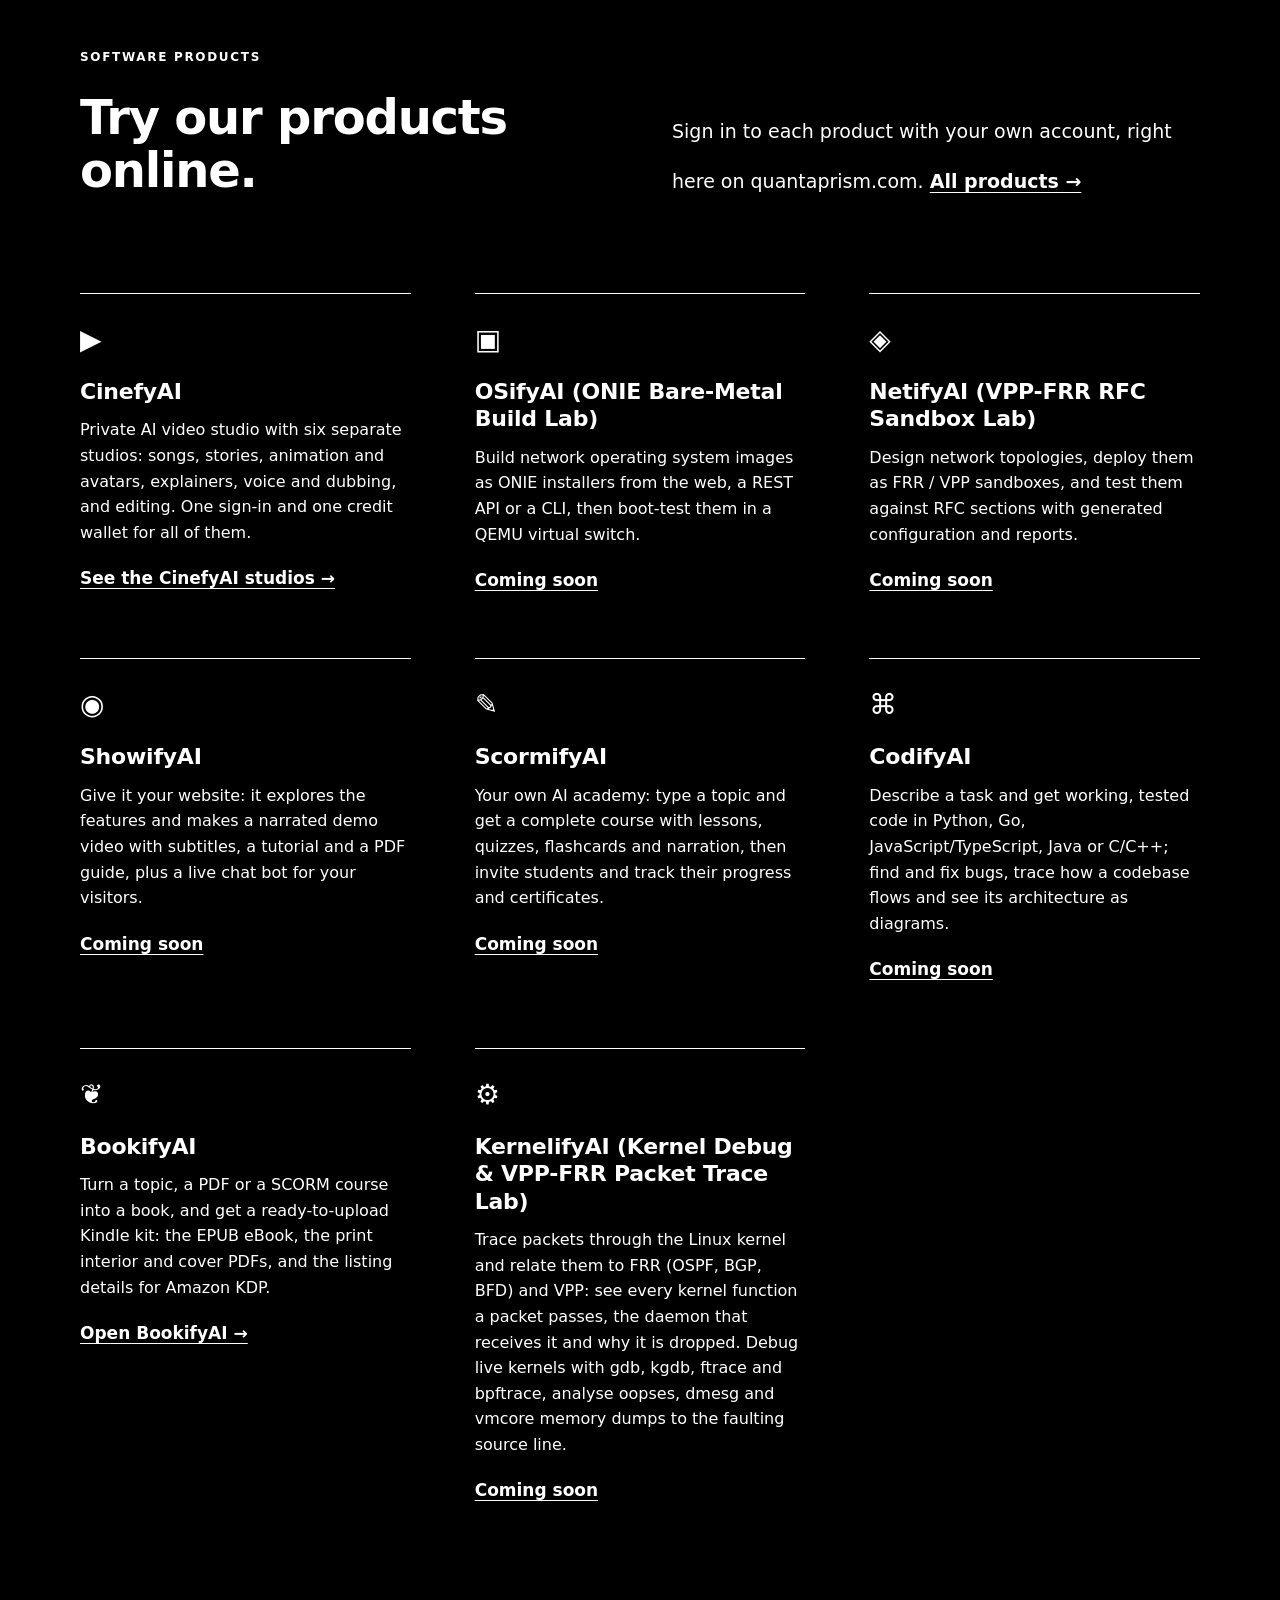
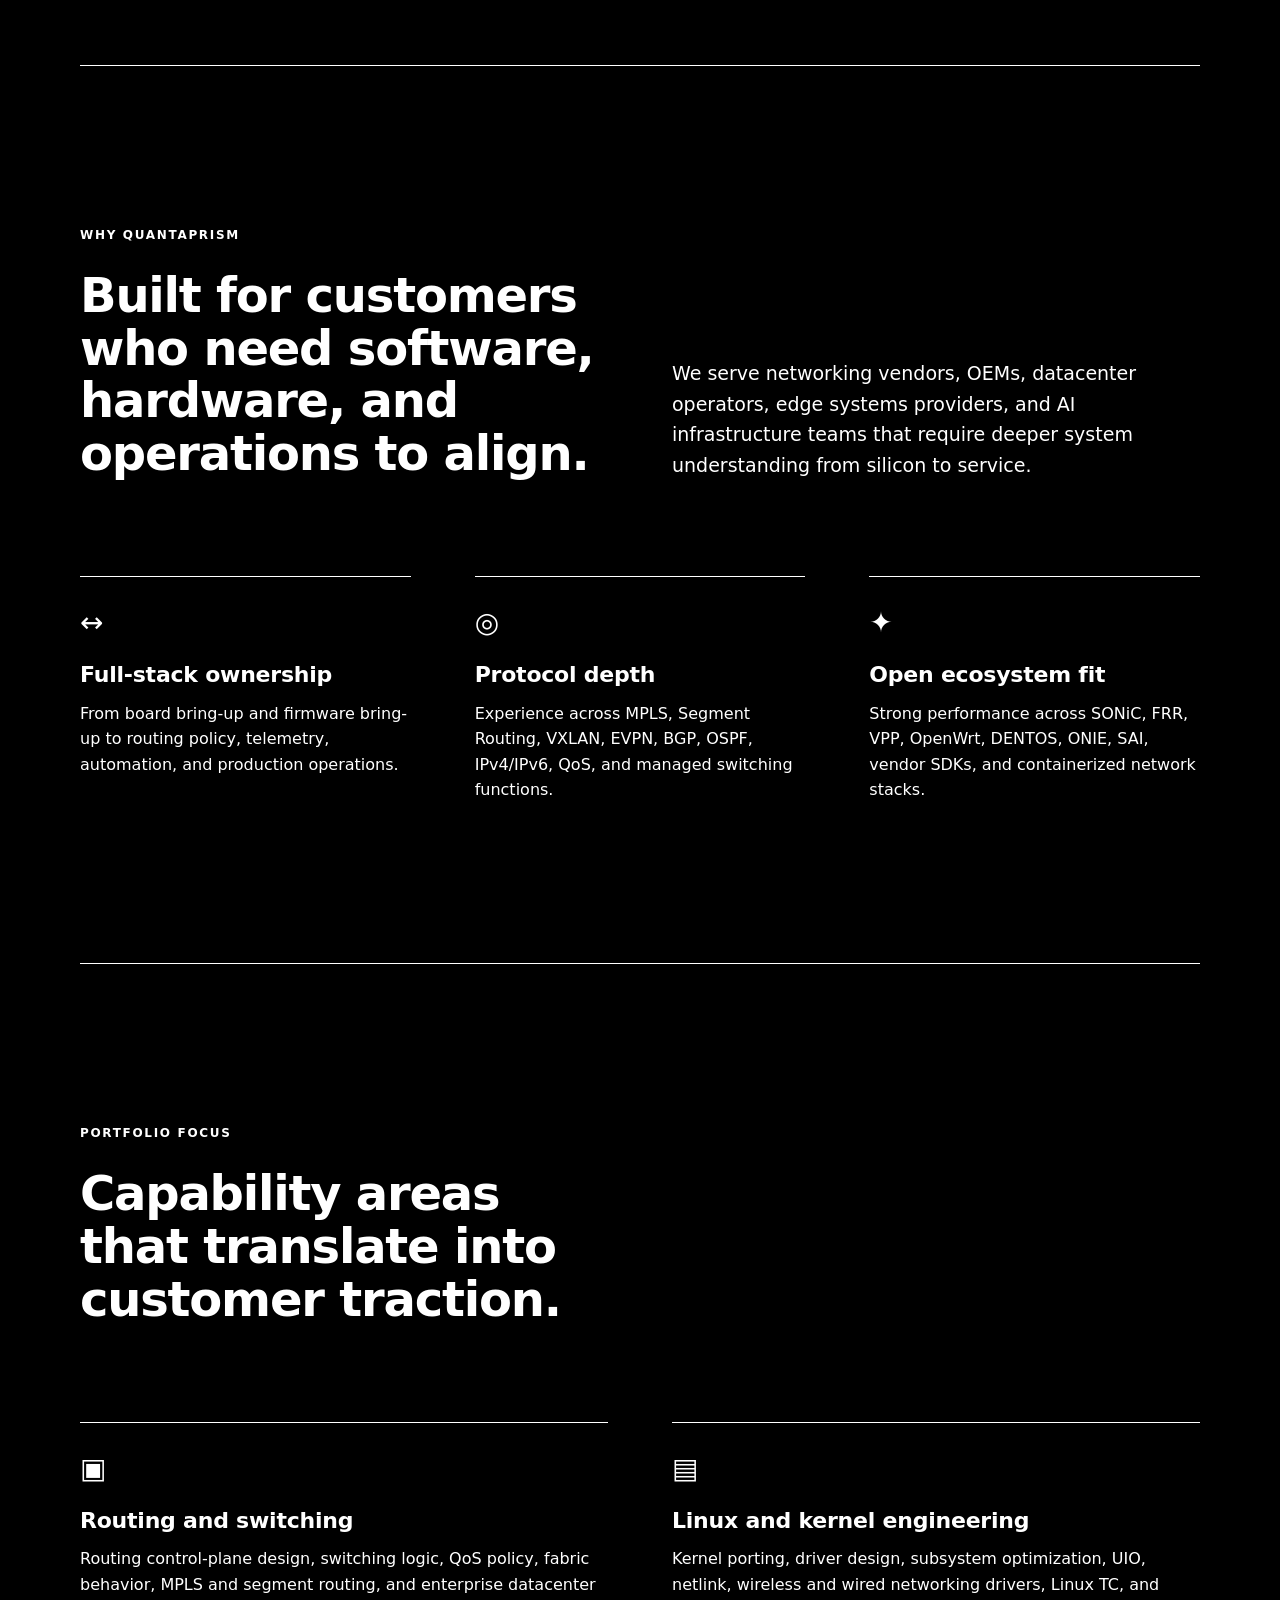
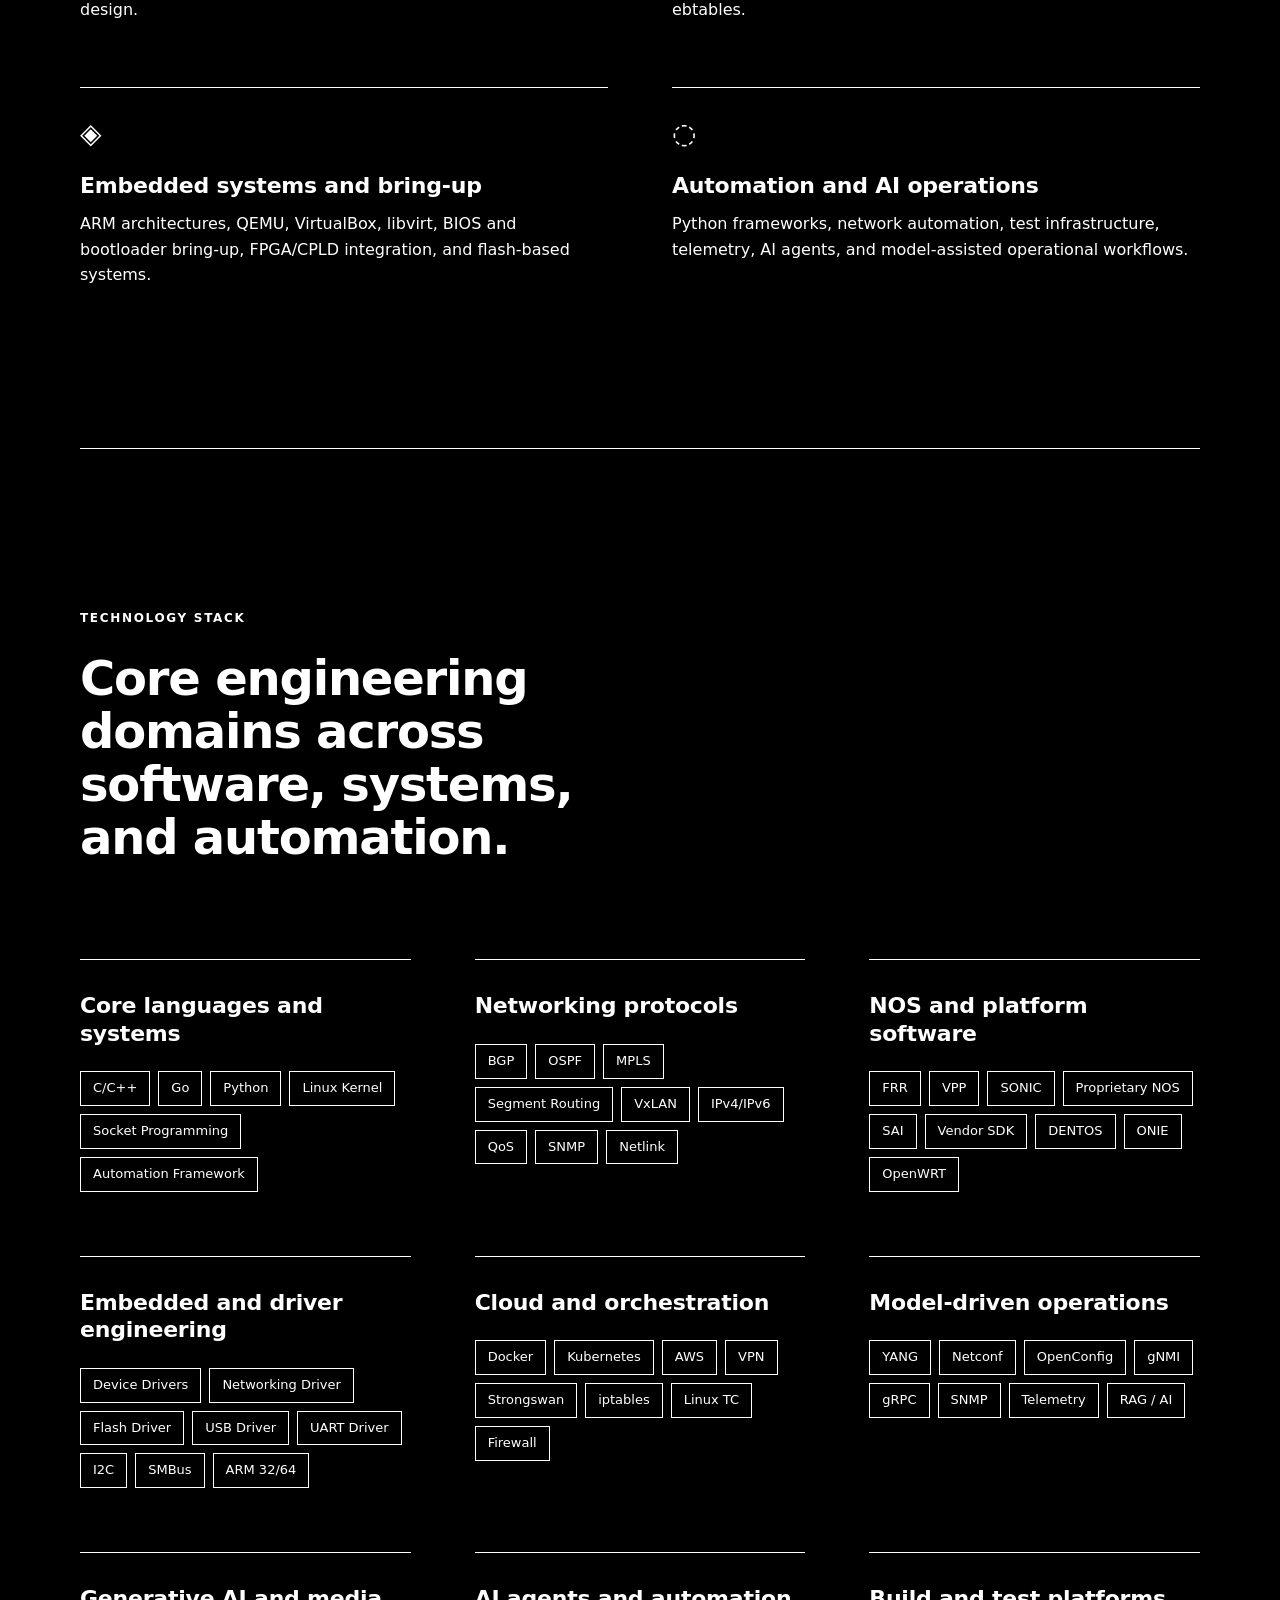
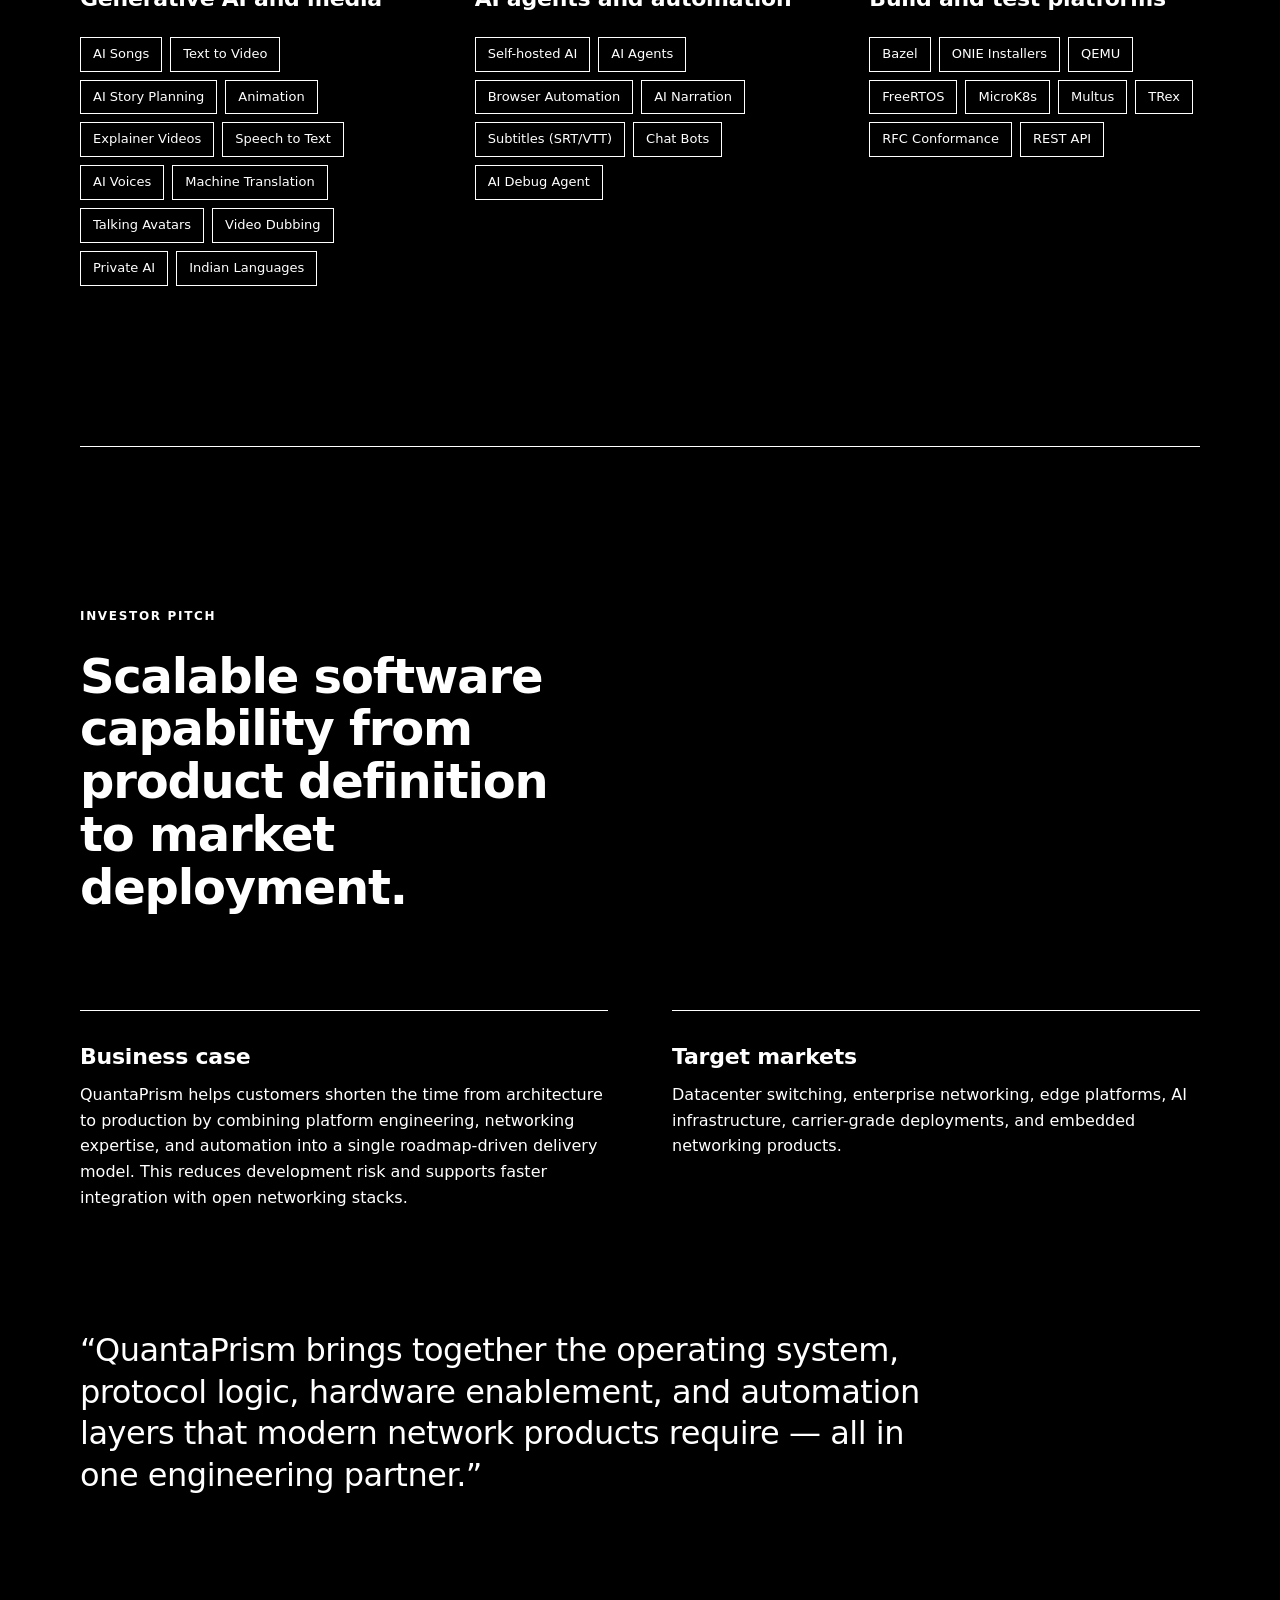
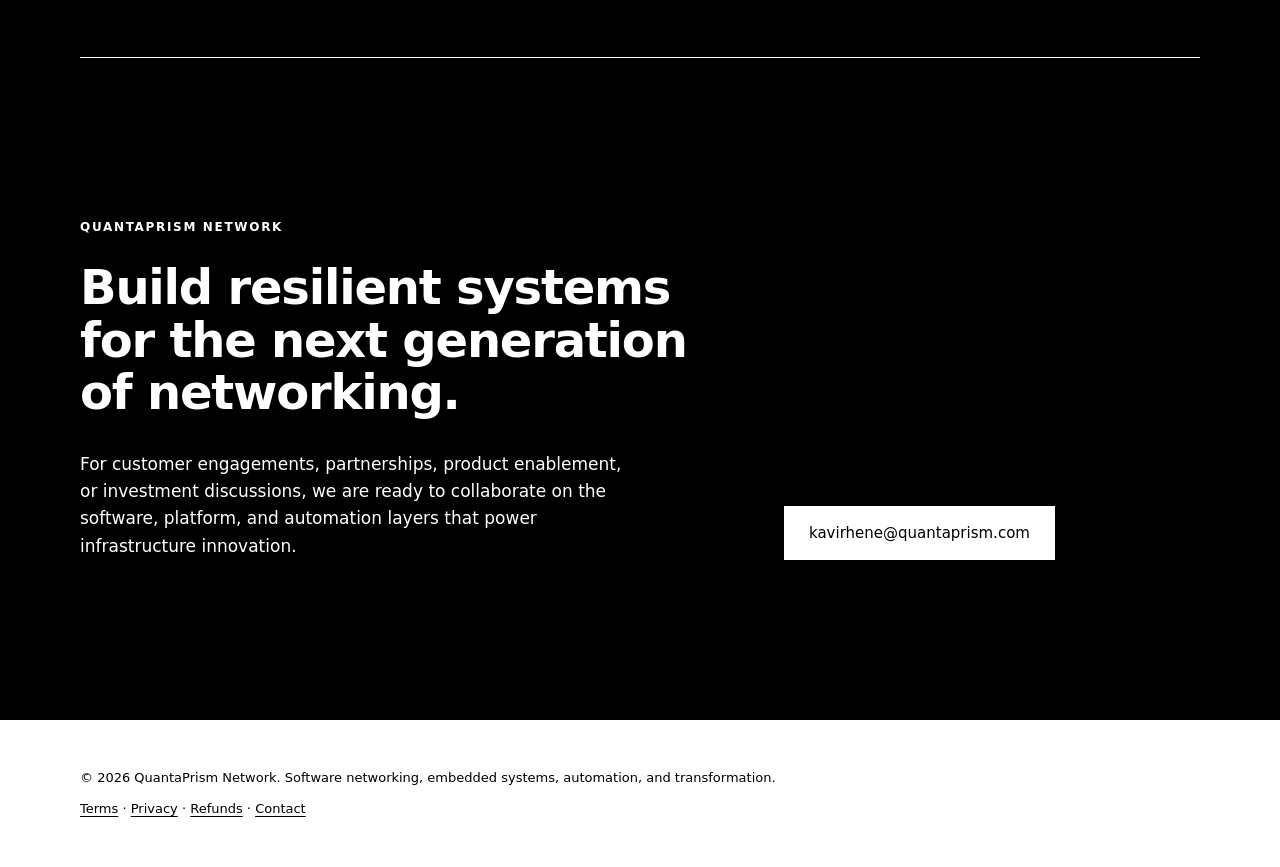
<file: software-portfolio.html>
<!DOCTYPE html>
<html lang="en">
  <head>
    <meta charset="UTF-8" />
    <meta name="viewport" content="width=device-width, initial-scale=1.0" />
    <meta
      name="description"
      content="QuantaPrism Network is a software networking company focused on Linux, routing, switching, datacenter, embedded systems, automation, AI, and platform enablement."
    />
    <title>QuantaPrism | Software Portfolio</title>
    <style>
      :root {
        --bg: #000;
        --fg: #fff;
        --font: "SF Pro Display", "SF Pro Text", -apple-system, BlinkMacSystemFont, system-ui, sans-serif;
        --gap: 160px;
      }

      * { box-sizing: border-box; }

      html { scroll-behavior: smooth; }

      body {
        margin: 0;
        background: var(--bg);
        color: var(--fg);
        font-family: var(--font);
        font-size: 17px;
        line-height: 1.6;
        -webkit-font-smoothing: antialiased;
      }

      a { color: inherit; text-decoration: none; }
      img { max-width: 100%; display: block; }

      .container {
        width: min(1120px, calc(100% - 48px));
        margin: 0 auto;
      }

      /* Header */
      header {
        position: sticky;
        top: 0;
        z-index: 50;
        background: var(--bg);
        border-bottom: 1px solid var(--fg);
      }

      .nav {
        display: flex;
        align-items: center;
        justify-content: space-between;
        min-height: 72px;
        gap: 24px;
      }

      .brand {
        display: inline-flex;
        align-items: center;
        gap: 12px;
      }

      .brand-mark {
        width: 36px;
        height: 36px;
        object-fit: cover;
        filter: grayscale(1) contrast(1.2) invert(1);
      }

      .brand-text {
        display: flex;
        flex-direction: column;
        line-height: 1.1;
      }

      .brand-text strong {
        font-size: 20px;
        font-weight: 700;
        letter-spacing: -0.02em;
      }

      .brand-text span {
        font-size: 10px;
        font-weight: 600;
        letter-spacing: 0.16em;
        text-transform: uppercase;
        margin-top: 2px;
      }

      .nav-links {
        display: flex;
        align-items: center;
        gap: 28px;
        font-size: 14px;
      }

      .nav-links a:hover { text-decoration: underline; }

      .pill {
        display: inline-flex;
        align-items: center;
        border: 1px solid var(--fg);
        padding: 8px 16px;
        font-size: 12px;
        font-weight: 600;
        letter-spacing: 0.08em;
        text-transform: uppercase;
        white-space: nowrap;
      }

      .pill:hover { background: var(--fg); color: var(--bg); }

      /* Type */
      .eyebrow {
        display: block;
        font-size: 12px;
        font-weight: 600;
        letter-spacing: 0.14em;
        text-transform: uppercase;
        margin-bottom: 24px;
      }

      h1 {
        font-size: clamp(44px, 5.6vw, 76px);
        font-weight: 700;
        line-height: 1.04;
        letter-spacing: -0.035em;
        margin: 0 0 32px;
      }

      h2 {
        font-size: clamp(32px, 4vw, 48px);
        font-weight: 600;
        line-height: 1.1;
        letter-spacing: -0.025em;
        margin: 0;
      }

      h3 {
        font-size: 22px;
        font-weight: 600;
        letter-spacing: -0.01em;
        line-height: 1.25;
        margin: 0 0 12px;
      }

      p { margin: 0; }

      /* Layout */
      section {
        padding: var(--gap) 0;
        border-top: 1px solid var(--fg);
      }

      .hero {
        display: grid;
        grid-template-columns: 1.25fr 1fr;
        align-items: center;
        gap: 80px;
        border-top: 0;
      }

      .hero p {
        font-size: 19px;
        max-width: 600px;
      }

      .cta-row {
        display: flex;
        flex-wrap: wrap;
        gap: 16px;
        margin-top: 48px;
      }

      .button {
        display: inline-flex;
        align-items: center;
        justify-content: center;
        padding: 14px 24px;
        border: 1px solid var(--fg);
        font-size: 15px;
        font-weight: 500;
        transition: background 0.2s ease, color 0.2s ease;
      }

      .button.primary { background: var(--fg); color: var(--bg); }
      .button.primary:hover { background: var(--bg); color: var(--fg); }
      .button.secondary:hover { background: var(--fg); color: var(--bg); }

      .metrics {
        display: grid;
        grid-template-columns: repeat(3, minmax(0, 1fr));
        gap: 24px;
        margin-top: 64px;
        padding-top: 24px;
        border-top: 1px solid var(--fg);
      }

      .metric strong {
        display: block;
        font-size: 22px;
        font-weight: 700;
        margin-bottom: 4px;
        white-space: nowrap;
      }

      .metric span { font-size: 13px; }

      /* Hero panel / slider */
      .hero-panel {
        border: 1px solid var(--fg);
        padding: 32px;
      }

      .panel-header {
        display: flex;
        justify-content: space-between;
        align-items: center;
        margin-bottom: 24px;
        font-size: 12px;
        font-weight: 600;
        letter-spacing: 0.14em;
        text-transform: uppercase;
      }

      .panel-dots { display: flex; gap: 6px; }

      .dot {
        width: 8px;
        height: 8px;
        border-radius: 50%;
        border: 1px solid var(--fg);
      }

      .dot:first-child { background: var(--fg); }

      .slide {
        display: none;
        min-height: 300px;
        padding-top: 24px;
        border-top: 1px solid var(--fg);
      }

      .slide.active { display: block; }

      .slide-tag {
        font-size: 12px;
        font-weight: 600;
        letter-spacing: 0.14em;
        text-transform: uppercase;
      }

      .slide h3 {
        font-size: 28px;
        letter-spacing: -0.02em;
        margin: 16px 0 20px;
      }

      .slide ul { list-style: none; margin: 0; padding: 0; }

      .slide li {
        padding: 12px 0;
        border-bottom: 1px solid var(--fg);
        font-size: 15px;
      }

      .slide li:last-child { border-bottom: 0; }

      .slider-dots {
        display: flex;
        justify-content: center;
        gap: 10px;
        margin-top: 24px;
      }

      .slider-dots button {
        width: 10px;
        height: 10px;
        padding: 0;
        border-radius: 50%;
        border: 1px solid var(--fg);
        background: var(--bg);
        cursor: pointer;
      }

      .slider-dots button.active { background: var(--fg); }

      /* Section head */
      .section-head {
        display: grid;
        grid-template-columns: 1fr 1fr;
        align-items: end;
        gap: 64px;
        margin-bottom: 96px;
      }

      .section-head p { font-size: 19px; max-width: 520px; }

      /* Grids & cards */
      .overview-grid,
      .portfolio-grid,
      .stack-grid,
      .lead-grid {
        display: grid;
        gap: 64px;
      }

      .overview-grid,
      .stack-grid { grid-template-columns: repeat(3, minmax(0, 1fr)); }

      .portfolio-grid,
      .lead-grid { grid-template-columns: repeat(2, minmax(0, 1fr)); }

      .card {
        border-top: 1px solid var(--fg);
        padding-top: 32px;
      }

      .card-icon {
        display: block;
        font-size: 28px;
        line-height: 1;
        margin-bottom: 24px;
      }

      .card h3 { margin-bottom: 12px; }
      .card p { font-size: 16px; }

      .product-link {
        display: inline-block;
        margin-top: 20px;
        font-weight: 600;
        color: inherit;
        text-decoration: underline;
        text-underline-offset: 4px;
      }

      .stack-grid .card h3 { margin-bottom: 24px; }

      .chip-wrap { display: flex; flex-wrap: wrap; gap: 8px; }

      .chip {
        display: inline-flex;
        align-items: center;
        padding: 6px 12px;
        border: 1px solid var(--fg);
        font-size: 13px;
        font-weight: 500;
      }

      .quote {
        margin-top: 120px;
        max-width: 860px;
      }

      .quote p {
        font-size: clamp(24px, 2.6vw, 32px);
        font-weight: 500;
        line-height: 1.3;
        letter-spacing: -0.015em;
      }

      /* Contact */
      .contact-box {
        display: grid;
        grid-template-columns: 1.2fr 0.8fr;
        gap: 80px;
        align-items: end;
      }

      .contact-box h2 { margin-bottom: 32px; }
      .contact-box p { font-size: 17px; max-width: 560px; }

      .contact-actions {
        display: flex;
        flex-direction: column;
        align-items: flex-start;
        gap: 16px;
      }

      /* Footer */
      footer {
        background: var(--fg);
        color: var(--bg);
        padding: 48px 0;
        font-size: 13px;
      }

      @media (max-width: 900px) {
        :root { --gap: 96px; }

        .hero,
        .section-head,
        .contact-box,
        .overview-grid,
        .portfolio-grid,
        .stack-grid,
        .lead-grid { grid-template-columns: 1fr; }

        .hero, .contact-box { gap: 56px; }
        .overview-grid, .portfolio-grid, .stack-grid, .lead-grid { gap: 48px; }
        .section-head { gap: 24px; margin-bottom: 56px; }
        .quote { margin-top: 72px; }
        .metrics { grid-template-columns: 1fr; gap: 16px; }

        .nav-links { display: none; }
        .hero p { font-size: 18px; }
        .hero-panel { padding: 24px; }
        .pill { padding: 8px 12px; font-size: 11px; }
      }
      footer .policy-links { margin-top: 10px; }
      footer .policy-links a { text-decoration: underline; text-underline-offset: 3px; }
    </style>
  </head>
  <body>
    <header>
      <div class="container nav">
        <a href="index.html" class="brand" aria-label="QuantaPrism Network home">
          <img class="brand-mark" src="assets/quantaprism.png" alt="QuantaPrism Network logo" />
          <span class="brand-text">
            <strong>QuantaPrism</strong>
            <span>Software Portfolio</span>
          </span>
        </a>

        <nav class="nav-links" aria-label="Main navigation">
          <a href="#products">Products</a>
          <a href="#overview">Overview</a>
          <a href="#portfolio">Portfolio</a>
          <a href="#stack">Technology</a>
          <a href="#pitch">Investor Pitch</a>
          <a href="#contact">Contact</a>
        </nav>

        <a class="pill" href="hardware-portfolio.html">Hardware Portfolio</a>
      </div>
    </header>

    <main class="container">
      <section class="hero">
        <div>
          <div class="eyebrow">Software portfolio</div>
          <h1>Full-stack networking, embedded Linux, and platform software for modern infrastructure.</h1>
          <p>
            QuantaPrism Network is a software engineering company focused on intelligent networking, Linux-based system development,
            datacenter switching, edge platform enablement, automation, and AI-assisted operations. We help customers build reliable,
            scalable, production-ready systems with low operational risk and faster commercialization.
          </p>

          <div class="metrics">
            <div class="metric">
              <strong>50+</strong>
              <span>Protocols and operating model domains</span>
            </div>
            <div class="metric">
              <strong>Multi-arch</strong>
              <span>32-bit and 64-bit ARM/x86 compatibility</span>
            </div>
            <div class="metric">
              <strong>End-to-end</strong>
              <span>Kernel, drivers, user space, telemetry, control plane</span>
            </div>
          </div>
        </div>

        <div class="hero-panel">
          <div class="panel-header">
            <span>Portfolio snapshot</span>
            <div class="panel-dots" aria-label="Achievement indicator">
              <span class="dot"></span>
              <span class="dot"></span>
              <span class="dot"></span>
            </div>
          </div>

          <div class="slide active">
            <div class="slide-tag">Platform engineering</div>
            <h3>System-level networking software</h3>
            <ul>
              <li>Linux kernel, drivers, user space, bootloaders, and board bring-up.</li>
              <li>Switching, routing, datacenter fabric, and service-aware policy logic.</li>
              <li>Production-grade NOS, SONiC, FRR, VPP, DPDK, and proprietary integration.</li>
            </ul>
          </div>

          <div class="slide">
            <div class="slide-tag">Automation & operations</div>
            <h3>Programmable, observable, resilient</h3>
            <ul>
              <li>Netconf, Yang, gNMI, OpenConfig, and telemetry-driven management.</li>
              <li>Python test frameworks, automation, CI/CD, and validation pipelines.</li>
              <li>AI-assisted workflows for diagnostics, troubleshooting, and operational insight.</li>
            </ul>
          </div>

          <div class="slide">
            <div class="slide-tag">Embedded & hardware</div>
            <h3>Platform readiness from silicon to service</h3>
            <ul>
              <li>ARM, BIOS, U-Boot, Grub, ONIE, FPGA/CPLD, and flash driver support.</li>
              <li>USB, UART, I2C, SMBus, serial, and device-driver integration.</li>
              <li>Virtualized networking, KVM, QEMU, libvirt, and containerized deployments.</li>
            </ul>
          </div>

          <div class="slider-dots" aria-label="Control slides">
            <button class="active" data-index="0" aria-label="Show slide 1"></button>
            <button data-index="1" aria-label="Show slide 2"></button>
            <button data-index="2" aria-label="Show slide 3"></button>
          </div>
        </div>
      </section>

      <section id="products">
        <div class="section-head">
          <div>
            <div class="eyebrow">Software products</div>
            <h2>Try our products online.</h2>
          </div>
          <p>
            Sign in to each product with your own account, right here on quantaprism.com.
            <a class="product-link" href="products.html">All products →</a>
          </p>
        </div>

        <div class="overview-grid">
          <article class="card">
            <div class="card-icon">▶</div>
            <h3>CinefyAI</h3>
            <p>Private AI video studio with six separate studios: songs, stories, animation and avatars, explainers, voice and dubbing, and editing. One sign-in and one credit wallet for all of them.</p>
            <a class="product-link" href="products.html#cinefy-studios">See the CinefyAI studios →</a>
          </article>
          <article class="card">
            <div class="card-icon">▣</div>
            <h3>OSifyAI (ONIE Bare-Metal Build Lab)</h3>
            <p>Build network operating system images as ONIE installers from the web, a REST API or a CLI, then boot-test them in a QEMU virtual switch.</p>
            <a class="product-link" href="product.html?id=aibuildos">Open OSifyAI →</a>
          </article>
          <article class="card">
            <div class="card-icon">◈</div>
            <h3>NetifyAI (VPP-FRR RFC Sandbox Lab)</h3>
            <p>Design network topologies, deploy them as FRR / VPP sandboxes, and test them against RFC sections with generated configuration and reports.</p>
            <a class="product-link" href="product.html?id=ixflextopology">Open NetifyAI →</a>
          </article>
          <article class="card">
            <div class="card-icon">◉</div>
            <h3>ShowifyAI</h3>
            <p>Give it your website: it explores the features and makes a narrated demo video with subtitles, a tutorial and a PDF guide, plus a live chat bot for your visitors.</p>
            <a class="product-link" href="product.html?id=demobot-ai">Open ShowifyAI →</a>
          </article>
          <article class="card">
            <div class="card-icon">✎</div>
            <h3>ScormifyAI</h3>
            <p>Your own AI academy: type a topic and get a complete course with lessons, quizzes, flashcards and narration, then invite students and track their progress and certificates.</p>
            <a class="product-link" href="product.html?id=demobot-acadtutorial">Open ScormifyAI →</a>
          </article>
          <article class="card">
            <div class="card-icon">⌘</div>
            <h3>CodifyAI</h3>
            <p>Describe a task and get working, tested code in Python, Go, JavaScript/TypeScript, Java or C/C++; find and fix bugs, trace how a codebase flows and see its architecture as diagrams.</p>
            <a class="product-link" href="product.html?id=codifyai">Open CodifyAI →</a>
          </article>
          <article class="card">
            <div class="card-icon">❦</div>
            <h3>BookifyAI</h3>
            <p>Turn a topic, a PDF or a SCORM course into a book, and get a ready-to-upload Kindle kit: the EPUB eBook, the print interior and cover PDFs, and the listing details for Amazon KDP.</p>
            <a class="product-link" href="product.html?id=bookifyai">Open BookifyAI →</a>
          </article>
          <article class="card">
            <div class="card-icon">⚙</div>
            <h3>KernelifyAI (Kernel Debug &amp; VPP-FRR Packet Trace Lab)</h3>
            <p>Trace packets through the Linux kernel and relate them to FRR (OSPF, BGP, BFD) and VPP: see every kernel function a packet passes, the daemon that receives it and why it is dropped. Debug live kernels with gdb, kgdb, ftrace and bpftrace, analyse oopses, dmesg and vmcore memory dumps to the faulting source line.</p>
            <a class="product-link" href="product.html?id=kernelifyai">Open KernelifyAI →</a>
          </article>
        </div>
      </section>

      <section id="overview">
        <div class="section-head">
          <div>
            <div class="eyebrow">Why QuantaPrism</div>
            <h2>Built for customers who need software, hardware, and operations to align.</h2>
          </div>
          <p>
            We serve networking vendors, OEMs, datacenter operators, edge systems providers, and AI infrastructure teams that require deeper
            system understanding from silicon to service.
          </p>
        </div>

        <div class="overview-grid">
          <article class="card">
            <div class="card-icon">↔</div>
            <h3>Full-stack ownership</h3>
            <p>From board bring-up and firmware bring-up to routing policy, telemetry, automation, and production operations.</p>
          </article>
          <article class="card">
            <div class="card-icon">◎</div>
            <h3>Protocol depth</h3>
            <p>Experience across MPLS, Segment Routing, VXLAN, EVPN, BGP, OSPF, IPv4/IPv6, QoS, and managed switching functions.</p>
          </article>
          <article class="card">
            <div class="card-icon">✦</div>
            <h3>Open ecosystem fit</h3>
            <p>Strong performance across SONiC, FRR, VPP, OpenWrt, DENTOS, ONIE, SAI, vendor SDKs, and containerized network stacks.</p>
          </article>
        </div>
      </section>

      <section id="portfolio">
        <div class="section-head">
          <div>
            <div class="eyebrow">Portfolio focus</div>
            <h2>Capability areas that translate into customer traction.</h2>
          </div>
        </div>

        <div class="portfolio-grid">
          <article class="card">
            <div class="card-icon">▣</div>
            <h3>Routing and switching</h3>
            <p>Routing control-plane design, switching logic, QoS policy, fabric behavior, MPLS and segment routing, and enterprise datacenter design.</p>
          </article>
          <article class="card">
            <div class="card-icon">▤</div>
            <h3>Linux and kernel engineering</h3>
            <p>Kernel porting, driver design, subsystem optimization, UIO, netlink, wireless and wired networking drivers, Linux TC, and ebtables.</p>
          </article>
          <article class="card">
            <div class="card-icon">◈</div>
            <h3>Embedded systems and bring-up</h3>
            <p>ARM architectures, QEMU, VirtualBox, libvirt, BIOS and bootloader bring-up, FPGA/CPLD integration, and flash-based systems.</p>
          </article>
          <article class="card">
            <div class="card-icon">◌</div>
            <h3>Automation and AI operations</h3>
            <p>Python frameworks, network automation, test infrastructure, telemetry, AI agents, and model-assisted operational workflows.</p>
          </article>
        </div>
      </section>

      <section id="stack">
        <div class="section-head">
          <div>
            <div class="eyebrow">Technology stack</div>
            <h2>Core engineering domains across software, systems, and automation.</h2>
          </div>
        </div>

        <div class="stack-grid">
          <article class="card">
            <h3>Core languages and systems</h3>
            <div class="chip-wrap">
              <span class="chip">C/C++</span>
              <span class="chip">Go</span>
              <span class="chip">Python</span>
              <span class="chip">Linux Kernel</span>
              <span class="chip">Socket Programming</span>
              <span class="chip">Automation Framework</span>
            </div>
          </article>

          <article class="card">
            <h3>Networking protocols</h3>
            <div class="chip-wrap">
              <span class="chip">BGP</span>
              <span class="chip">OSPF</span>
              <span class="chip">MPLS</span>
              <span class="chip">Segment Routing</span>
              <span class="chip">VxLAN</span>
              <span class="chip">IPv4/IPv6</span>
              <span class="chip">QoS</span>
              <span class="chip">SNMP</span>
              <span class="chip">Netlink</span>
            </div>
          </article>

          <article class="card">
            <h3>NOS and platform software</h3>
            <div class="chip-wrap">
              <span class="chip">FRR</span>
              <span class="chip">VPP</span>
              <span class="chip">SONIC</span>
              <span class="chip">Proprietary NOS</span>
              <span class="chip">SAI</span>
              <span class="chip">Vendor SDK</span>
              <span class="chip">DENTOS</span>
              <span class="chip">ONIE</span>
              <span class="chip">OpenWRT</span>
            </div>
          </article>

          <article class="card">
            <h3>Embedded and driver engineering</h3>
            <div class="chip-wrap">
              <span class="chip">Device Drivers</span>
              <span class="chip">Networking Driver</span>
              <span class="chip">Flash Driver</span>
              <span class="chip">USB Driver</span>
              <span class="chip">UART Driver</span>
              <span class="chip">I2C</span>
              <span class="chip">SMBus</span>
              <span class="chip">ARM 32/64</span>
            </div>
          </article>

          <article class="card">
            <h3>Cloud and orchestration</h3>
            <div class="chip-wrap">
              <span class="chip">Docker</span>
              <span class="chip">Kubernetes</span>
              <span class="chip">AWS</span>
              <span class="chip">VPN</span>
              <span class="chip">Strongswan</span>
              <span class="chip">iptables</span>
              <span class="chip">Linux TC</span>
              <span class="chip">Firewall</span>
            </div>
          </article>

          <article class="card">
            <h3>Model-driven operations</h3>
            <div class="chip-wrap">
              <span class="chip">YANG</span>
              <span class="chip">Netconf</span>
              <span class="chip">OpenConfig</span>
              <span class="chip">gNMI</span>
              <span class="chip">gRPC</span>
              <span class="chip">SNMP</span>
              <span class="chip">Telemetry</span>
              <span class="chip">RAG / AI</span>
            </div>
          </article>

          <article class="card">
            <h3>Generative AI and media</h3>
            <div class="chip-wrap">
              <span class="chip">AI Songs</span>
              <span class="chip">Text to Video</span>
              <span class="chip">AI Story Planning</span>
              <span class="chip">Animation</span>
              <span class="chip">Explainer Videos</span>
              <span class="chip">Speech to Text</span>
              <span class="chip">AI Voices</span>
              <span class="chip">Machine Translation</span>
              <span class="chip">Talking Avatars</span>
              <span class="chip">Video Dubbing</span>
              <span class="chip">Private AI</span>
              <span class="chip">Indian Languages</span>
            </div>
          </article>

          <article class="card">
            <h3>AI agents and automation</h3>
            <div class="chip-wrap">
              <span class="chip">Self-hosted AI</span>
              <span class="chip">AI Agents</span>
              <span class="chip">Browser Automation</span>
              <span class="chip">AI Narration</span>
              <span class="chip">Subtitles (SRT/VTT)</span>
              <span class="chip">Chat Bots</span>
              <span class="chip">AI Debug Agent</span>
            </div>
          </article>

          <article class="card">
            <h3>Build and test platforms</h3>
            <div class="chip-wrap">
              <span class="chip">Bazel</span>
              <span class="chip">ONIE Installers</span>
              <span class="chip">QEMU</span>
              <span class="chip">FreeRTOS</span>
              <span class="chip">MicroK8s</span>
              <span class="chip">Multus</span>
              <span class="chip">TRex</span>
              <span class="chip">RFC Conformance</span>
              <span class="chip">REST API</span>
            </div>
          </article>
        </div>
      </section>

      <section id="pitch">
        <div class="section-head">
          <div>
            <div class="eyebrow">Investor pitch</div>
            <h2>Scalable software capability from product definition to market deployment.</h2>
          </div>
        </div>

        <div class="lead-grid">
          <article class="card">
            <h3>Business case</h3>
            <p>QuantaPrism helps customers shorten the time from architecture to production by combining platform engineering, networking expertise,
              and automation into a single roadmap-driven delivery model. This reduces development risk and supports faster integration with open networking stacks.</p>
          </article>
          <article class="card">
            <h3>Target markets</h3>
            <p>Datacenter switching, enterprise networking, edge platforms, AI infrastructure, carrier-grade deployments, and embedded networking products.</p>
          </article>
        </div>

        <div class="quote">
          <p>“QuantaPrism brings together the operating system, protocol logic, hardware enablement, and automation layers that modern network products require — all in one engineering partner.”</p>
        </div>
      </section>

      <section class="contact" id="contact">
        <div class="contact-box">
          <div>
            <div class="eyebrow">QuantaPrism Network</div>
            <h2>Build resilient systems for the next generation of networking.</h2>
            <p>
              For customer engagements, partnerships, product enablement, or investment discussions, we are ready to collaborate on the software,
              platform, and automation layers that power infrastructure innovation.
            </p>
          </div>

          <div class="contact-actions">
            <a class="button primary" href="mailto:kavirhene@quantaprism.com">kavirhene@quantaprism.com</a>
          </div>
        </div>
      </section>
    </main>

    <footer>
      <div class="container">© 2026 QuantaPrism Network. Software networking, embedded systems, automation, and transformation.<nav class="policy-links" aria-label="Policies"><a href="terms.html">Terms</a> · <a href="privacy.html">Privacy</a> · <a href="refund.html">Refunds</a> · <a href="contact.html">Contact</a></nav></div>
    </footer>

    <script>
      const slides = document.querySelectorAll('.slide');
      const dots = document.querySelectorAll('.slider-dots button');
      let activeIndex = 0;

      function showSlide(index) {
        activeIndex = index;
        slides.forEach((slide, idx) => {
          slide.classList.toggle('active', idx === index);
        });
        dots.forEach((dot, idx) => {
          dot.classList.toggle('active', idx === index);
        });
      }

      dots.forEach((dot) => {
        dot.addEventListener('click', () => showSlide(Number(dot.dataset.index)));
      });

      setInterval(() => {
        const nextIndex = (activeIndex + 1) % slides.length;
        showSlide(nextIndex);
      }, 5000);
    </script>
    <script src="products.js"></script>
    <script>window.qpMarkComingSoon();</script>
  </body>
</html>
</file>
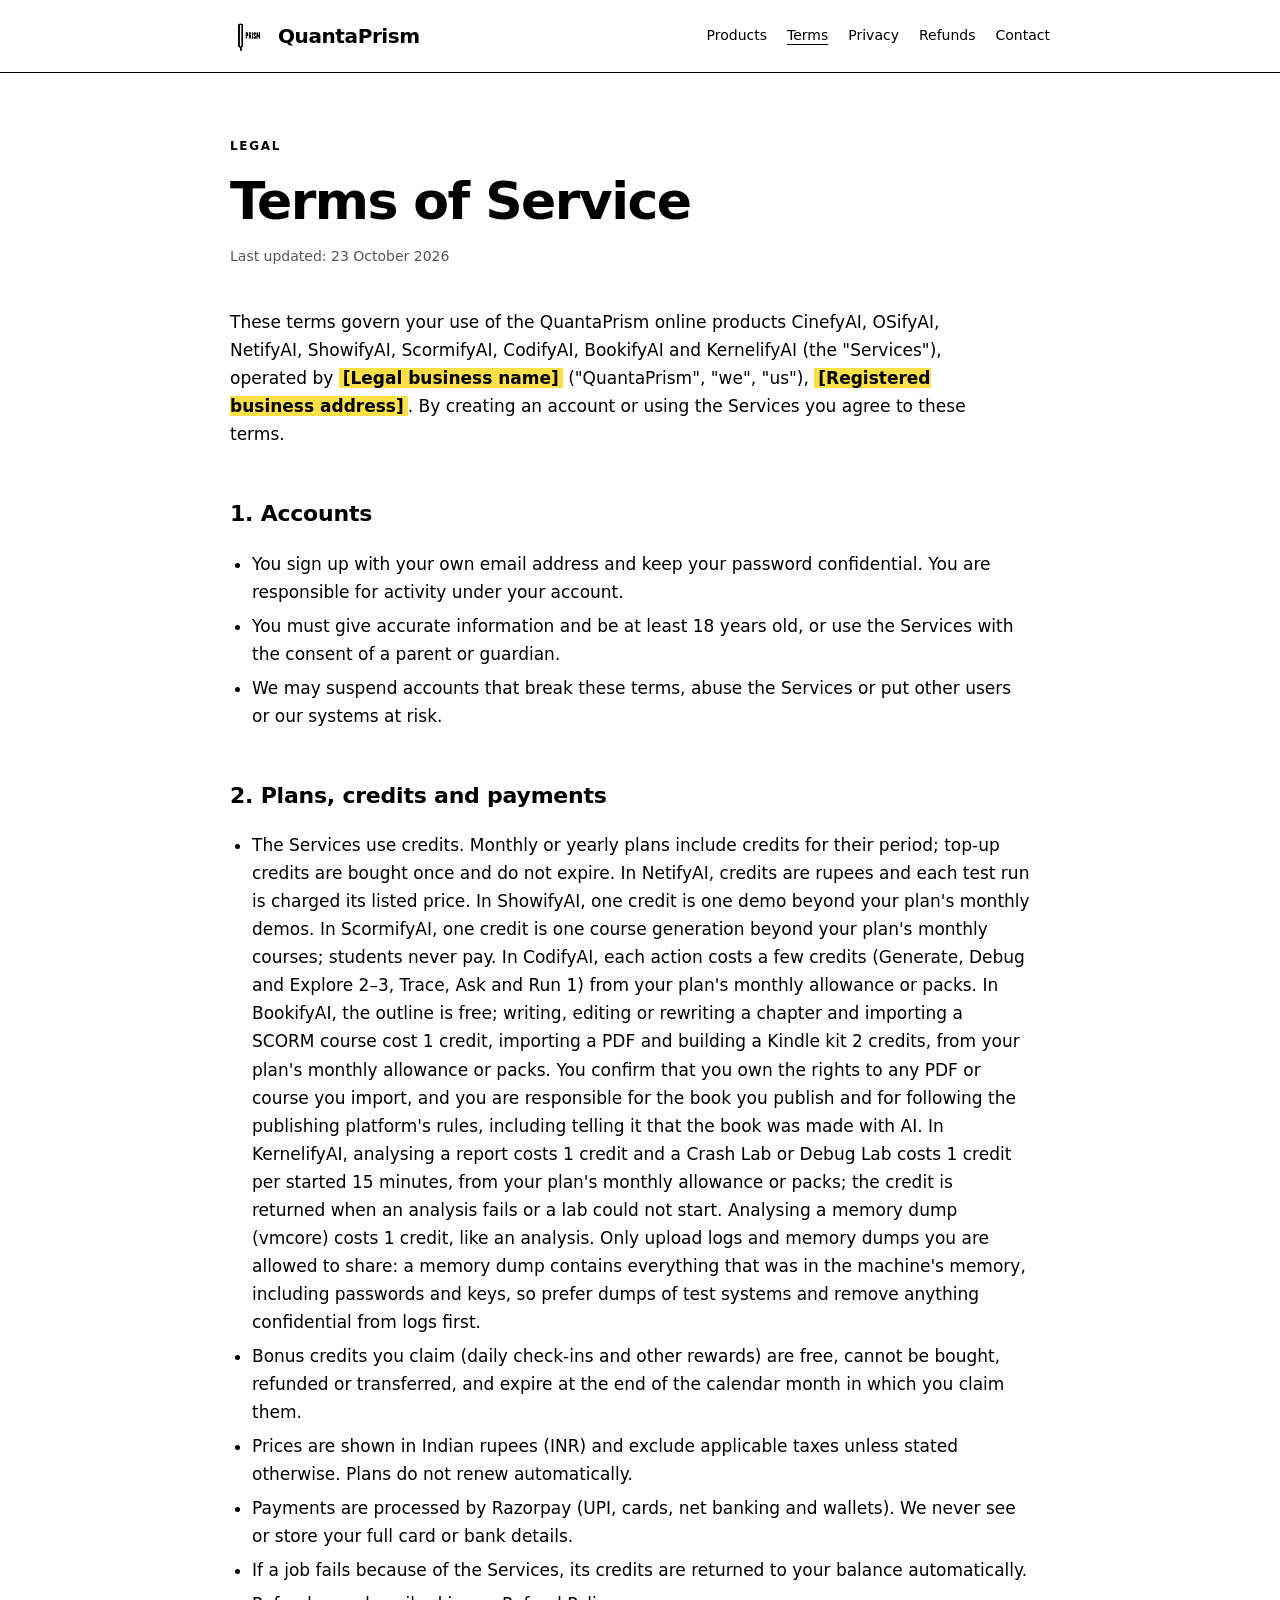
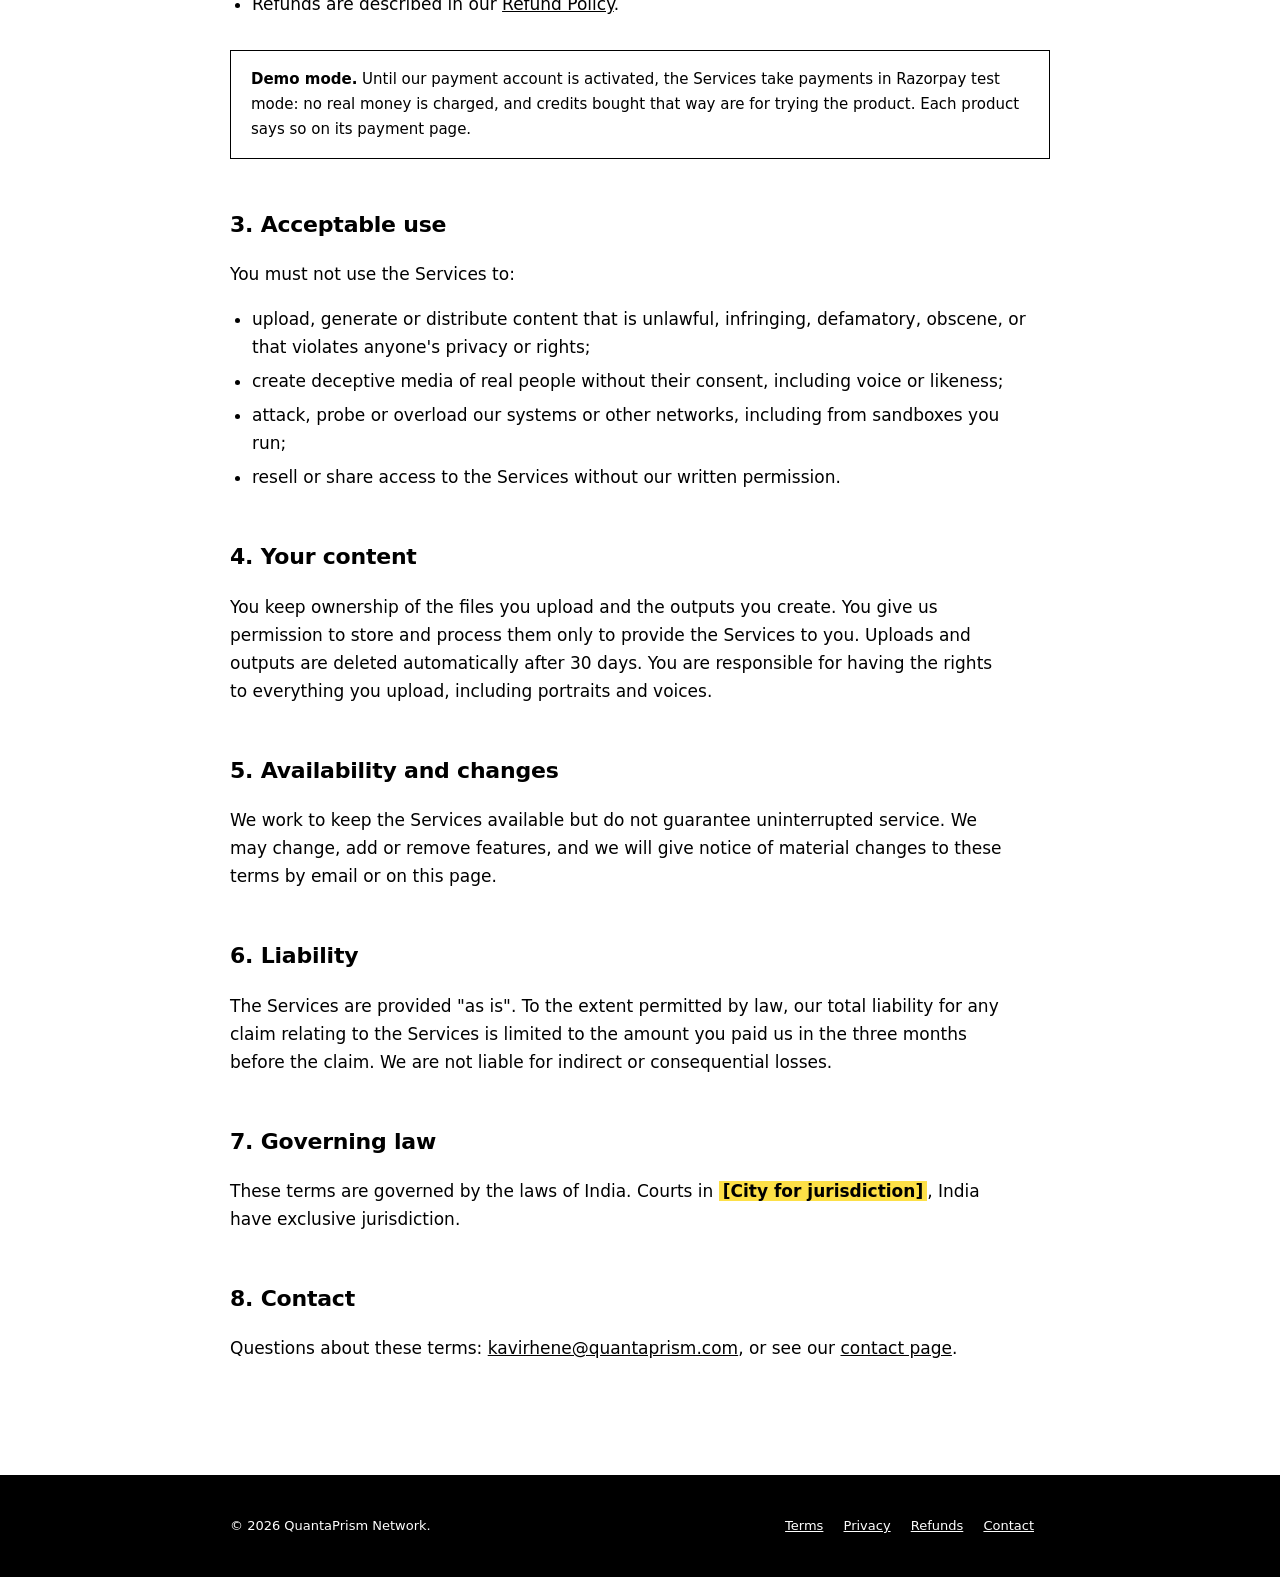
<file: terms.html>
<!DOCTYPE html>
<html lang="en">
  <head>
    <meta charset="UTF-8" />
    <meta name="viewport" content="width=device-width, initial-scale=1.0" />
    <meta name="description" content="Terms of Service for QuantaPrism's online products." />
    <title>QuantaPrism | Terms of Service</title>
    <link rel="stylesheet" href="assets/policy.css" />
  </head>
  <body>
    <header>
      <div class="container nav">
        <a href="index.html" class="brand" aria-label="QuantaPrism home">
          <img src="assets/quantaprism.png" alt="" />
          <span>QuantaPrism</span>
        </a>
        <nav class="nav-links" aria-label="Policies">
          <a href="products.html">Products</a>
          <a href="terms.html" aria-current="page">Terms</a>
          <a href="privacy.html">Privacy</a>
          <a href="refund.html">Refunds</a>
          <a href="contact.html">Contact</a>
        </nav>
      </div>
    </header>

    <main class="container">
      <div class="eyebrow">Legal</div>
      <h1>Terms of Service</h1>
      <p class="updated">Last updated: 23 October 2026</p>

      <p>These terms govern your use of the QuantaPrism online products CinefyAI, OSifyAI, NetifyAI, ShowifyAI, ScormifyAI, CodifyAI, BookifyAI and KernelifyAI (the "Services"), operated by <mark class="fill">[Legal business name]</mark>
      ("QuantaPrism", "we", "us"), <mark class="fill">[Registered business address]</mark>. By creating an account or using the Services you agree to these terms.</p>

      <h2>1. Accounts</h2>
      <ul>
        <li>You sign up with your own email address and keep your password confidential. You are responsible for activity under your account.</li>
        <li>You must give accurate information and be at least 18 years old, or use the Services with the consent of a parent or guardian.</li>
        <li>We may suspend accounts that break these terms, abuse the Services or put other users or our systems at risk.</li>
      </ul>

      <h2>2. Plans, credits and payments</h2>
      <ul>
        <li>The Services use credits. Monthly or yearly plans include credits for their period; top-up credits are bought once and do not expire.
          In NetifyAI, credits are rupees and each test run is charged its listed price. In ShowifyAI, one credit is one demo beyond your plan's monthly demos. In ScormifyAI, one credit is one course generation beyond your plan's monthly courses; students never pay. In CodifyAI, each action costs a few credits (Generate, Debug and Explore 2–3, Trace, Ask and Run 1) from your plan's monthly allowance or packs. In BookifyAI, the outline is free; writing, editing or rewriting a chapter and importing a SCORM course cost 1 credit, importing a PDF and building a Kindle kit 2 credits, from your plan's monthly allowance or packs. You confirm that you own the rights to any PDF or course you import, and you are responsible for the book you publish and for following the publishing platform's rules, including telling it that the book was made with AI. In KernelifyAI, analysing a report costs 1 credit and a Crash Lab or Debug Lab costs 1 credit per started 15 minutes, from your plan's monthly allowance or packs; the credit is returned when an analysis fails or a lab could not start. Analysing a memory dump (vmcore) costs 1 credit, like an analysis. Only upload logs and memory dumps you are allowed to share: a memory dump contains everything that was in the machine's memory, including passwords and keys, so prefer dumps of test systems and remove anything confidential from logs first.</li>
        <li>Bonus credits you claim (daily check-ins and other rewards) are free, cannot be bought, refunded or transferred, and expire at the end of the calendar month in which you claim them.</li>
        <li>Prices are shown in Indian rupees (INR) and exclude applicable taxes unless stated otherwise. Plans do not renew automatically.</li>
        <li>Payments are processed by Razorpay (UPI, cards, net banking and wallets). We never see or store your full card or bank details.</li>
        <li>If a job fails because of the Services, its credits are returned to your balance automatically.</li>
        <li>Refunds are described in our <a href="refund.html">Refund Policy</a>.</li>
      </ul>

      <div class="notice"><strong>Demo mode.</strong> Until our payment account is activated, the Services take payments in Razorpay
      test mode: no real money is charged, and credits bought that way are for trying the product. Each product says so on its payment page.</div>

      <h2>3. Acceptable use</h2>
      <p>You must not use the Services to:</p>
      <ul>
        <li>upload, generate or distribute content that is unlawful, infringing, defamatory, obscene, or that violates anyone's privacy or rights;</li>
        <li>create deceptive media of real people without their consent, including voice or likeness;</li>
        <li>attack, probe or overload our systems or other networks, including from sandboxes you run;</li>
        <li>resell or share access to the Services without our written permission.</li>
      </ul>

      <h2>4. Your content</h2>
      <p>You keep ownership of the files you upload and the outputs you create. You give us permission to store and process them only to
      provide the Services to you. Uploads and outputs are deleted automatically after 30 days. You are responsible for having the rights
      to everything you upload, including portraits and voices.</p>

      <h2>5. Availability and changes</h2>
      <p>We work to keep the Services available but do not guarantee uninterrupted service. We may change, add or remove features,
      and we will give notice of material changes to these terms by email or on this page.</p>

      <h2>6. Liability</h2>
      <p>The Services are provided "as is". To the extent permitted by law, our total liability for any claim relating to the Services is
      limited to the amount you paid us in the three months before the claim. We are not liable for indirect or consequential losses.</p>

      <h2>7. Governing law</h2>
      <p>These terms are governed by the laws of India. Courts in <mark class="fill">[City for jurisdiction]</mark>, India have exclusive jurisdiction.</p>

      <h2>8. Contact</h2>
      <p>Questions about these terms: <a href="mailto:kavirhene@quantaprism.com">kavirhene@quantaprism.com</a>, or see our <a href="contact.html">contact page</a>.</p>
    </main>

    <footer>
      <div class="container">
        <span>© 2026 QuantaPrism Network.</span>
        <span><a href="terms.html">Terms</a> <a href="privacy.html">Privacy</a> <a href="refund.html">Refunds</a> <a href="contact.html">Contact</a></span>
      </div>
    </footer>
  </body>
</html>
</file>
<file: assets/policy.css>
/* Shared style of the policy and contact pages (terms, privacy, refund, contact). */
:root {
  --black: #000;
  --white: #fff;
  --muted: #555;
  --font: "SF Pro Display", "SF Pro Text", -apple-system, BlinkMacSystemFont, system-ui, sans-serif;
}

* { box-sizing: border-box; }

body {
  margin: 0;
  background: var(--white);
  color: var(--black);
  font-family: var(--font);
  font-size: 17px;
  line-height: 1.65;
  -webkit-font-smoothing: antialiased;
}

a { color: inherit; }

.container { width: min(820px, calc(100% - 48px)); margin: 0 auto; }

header { border-bottom: 1px solid var(--black); }

.nav {
  display: flex;
  align-items: center;
  justify-content: space-between;
  gap: 16px;
  min-height: 72px;
  flex-wrap: wrap;
}

.brand {
  display: inline-flex;
  align-items: center;
  gap: 12px;
  font-size: 20px;
  font-weight: 700;
  letter-spacing: -0.02em;
  text-decoration: none;
}

.brand img { width: 36px; height: 36px; object-fit: cover; filter: grayscale(1) contrast(1.2); }

.nav-links { display: flex; flex-wrap: wrap; gap: 6px 20px; font-size: 14px; }
.nav-links a { text-decoration: none; }
.nav-links a:hover, .nav-links a[aria-current="page"] { text-decoration: underline; text-underline-offset: 4px; }

main { padding: 64px 0 96px; }

.eyebrow {
  font-size: 12px;
  font-weight: 600;
  letter-spacing: 0.14em;
  text-transform: uppercase;
  margin-bottom: 16px;
}

h1 { font-size: clamp(36px, 5vw, 52px); line-height: 1.08; letter-spacing: -0.03em; margin: 0 0 16px; }
h2 { font-size: 22px; letter-spacing: -0.01em; margin: 48px 0 12px; }
p, li { max-width: 72ch; }
ul { padding-left: 22px; }
li { margin: 6px 0; }

.updated { color: var(--muted); font-size: 14px; margin-bottom: 40px; }

.notice {
  border: 1px solid var(--black);
  padding: 16px 20px;
  margin: 32px 0;
  font-size: 15px;
}

table { border-collapse: collapse; width: 100%; font-size: 15px; margin: 12px 0; }
th, td { text-align: left; vertical-align: top; padding: 10px 12px 10px 0; border-bottom: 1px solid #ddd; }
th { font-weight: 600; width: 34%; }

/* Details the owner must fill in before publishing: impossible to miss. */
mark.fill { background: #fde047; color: #000; padding: 0 4px; font-weight: 600; }

footer { background: var(--black); color: var(--white); padding: 40px 0; font-size: 13px; }
footer .container { display: flex; flex-wrap: wrap; justify-content: space-between; gap: 12px; }
footer a { color: var(--white); margin-right: 16px; }
</file>
